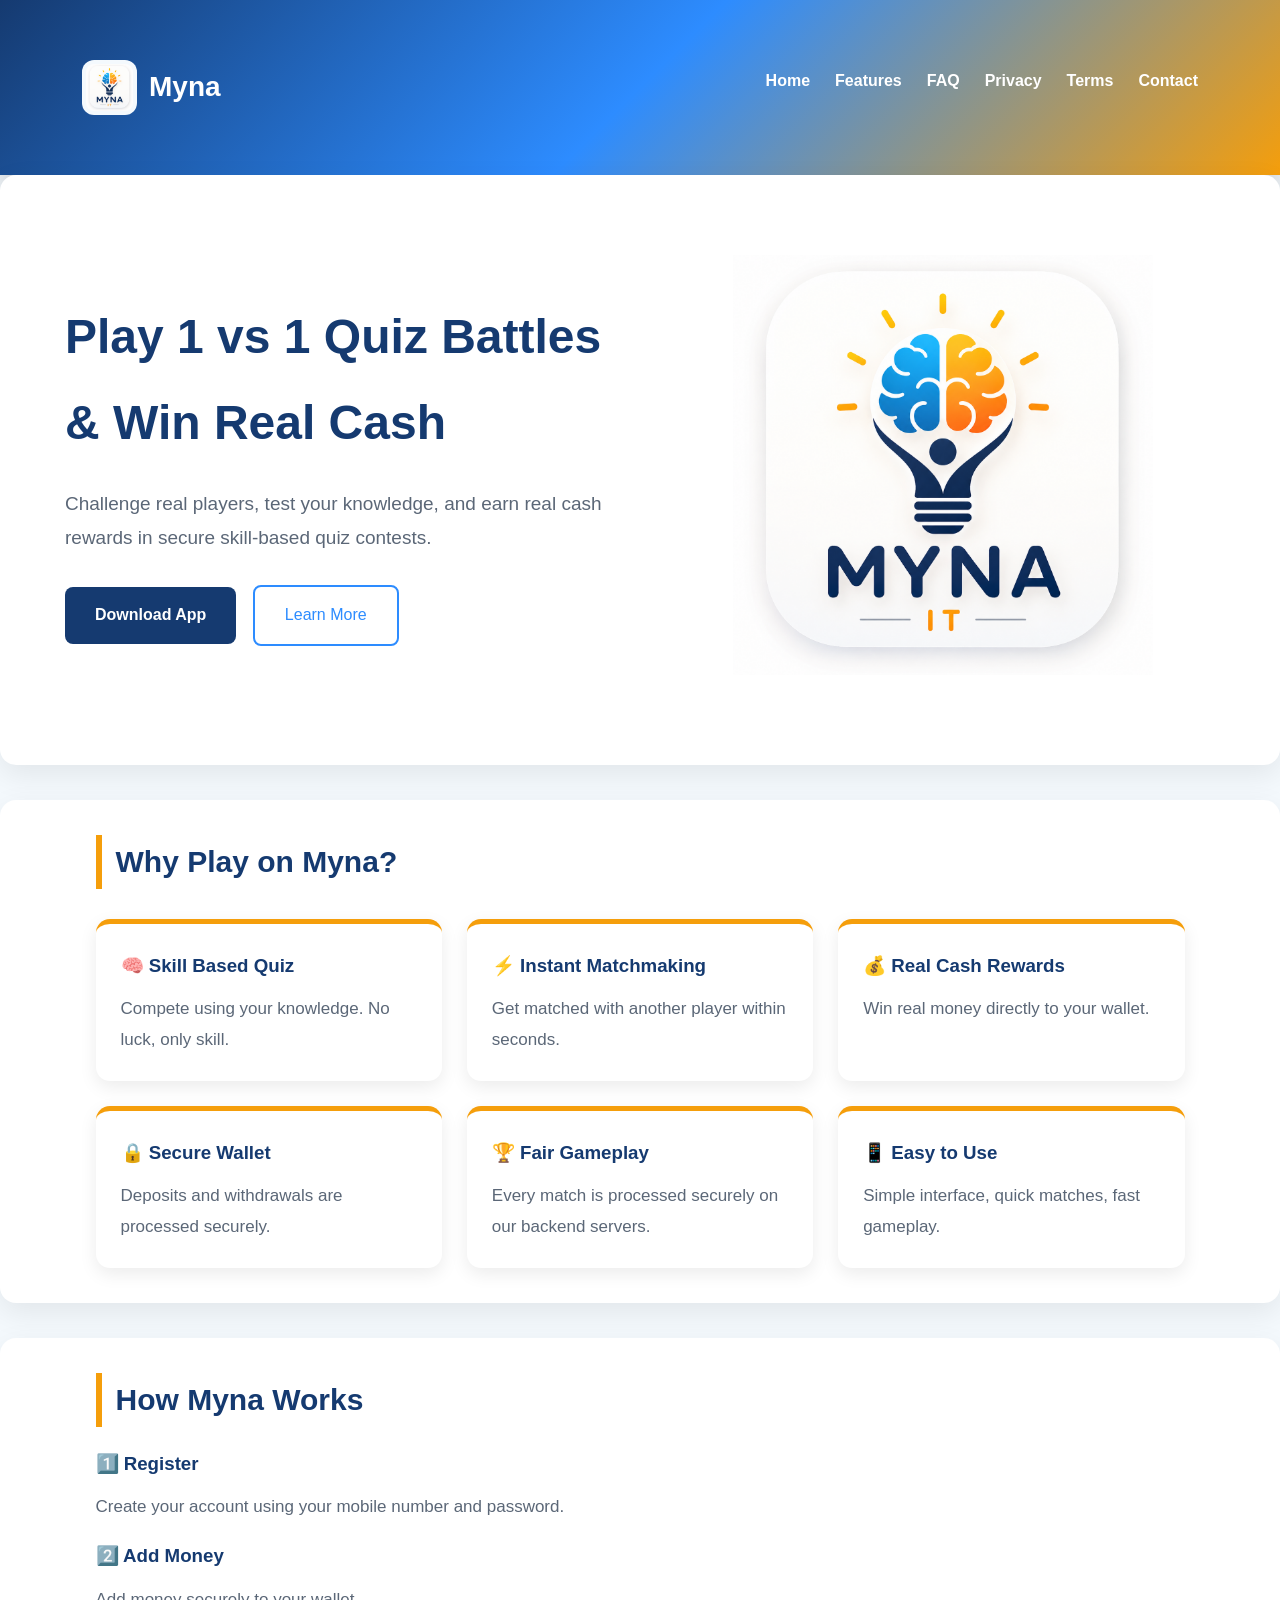
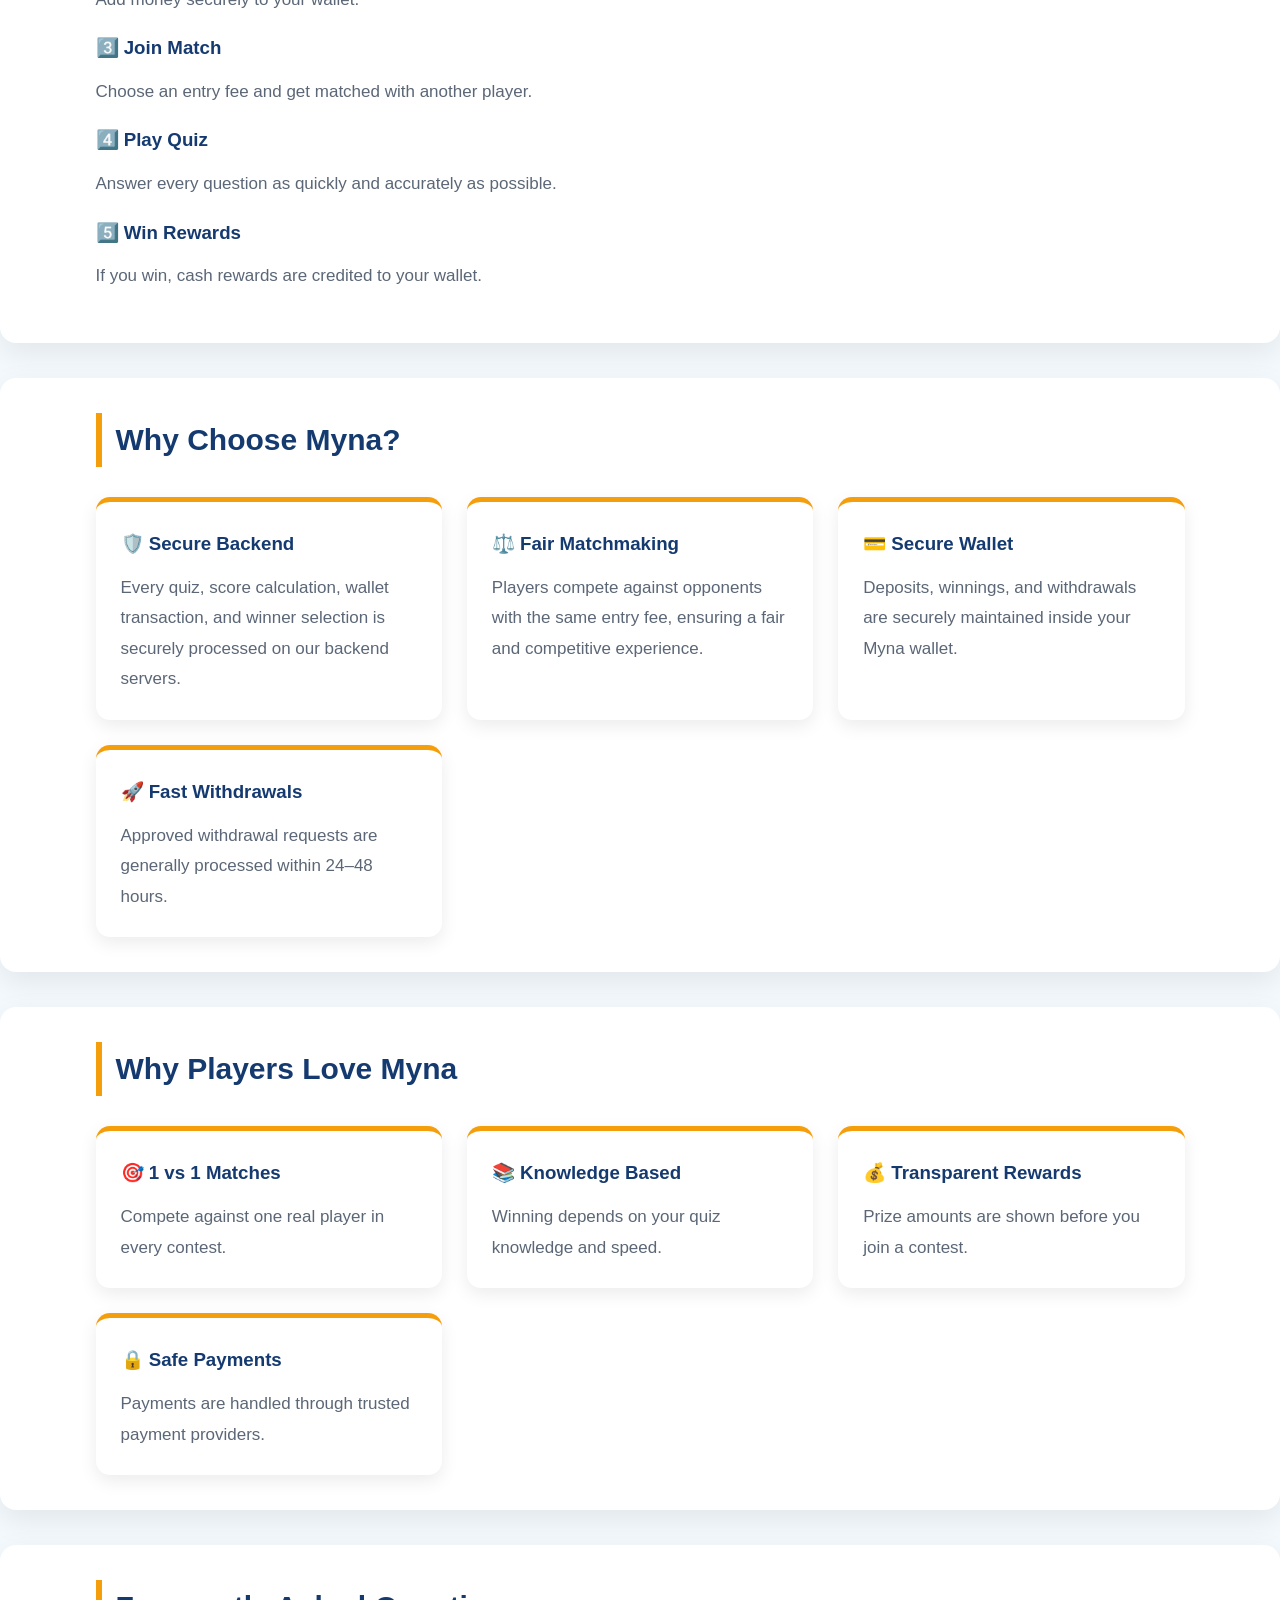
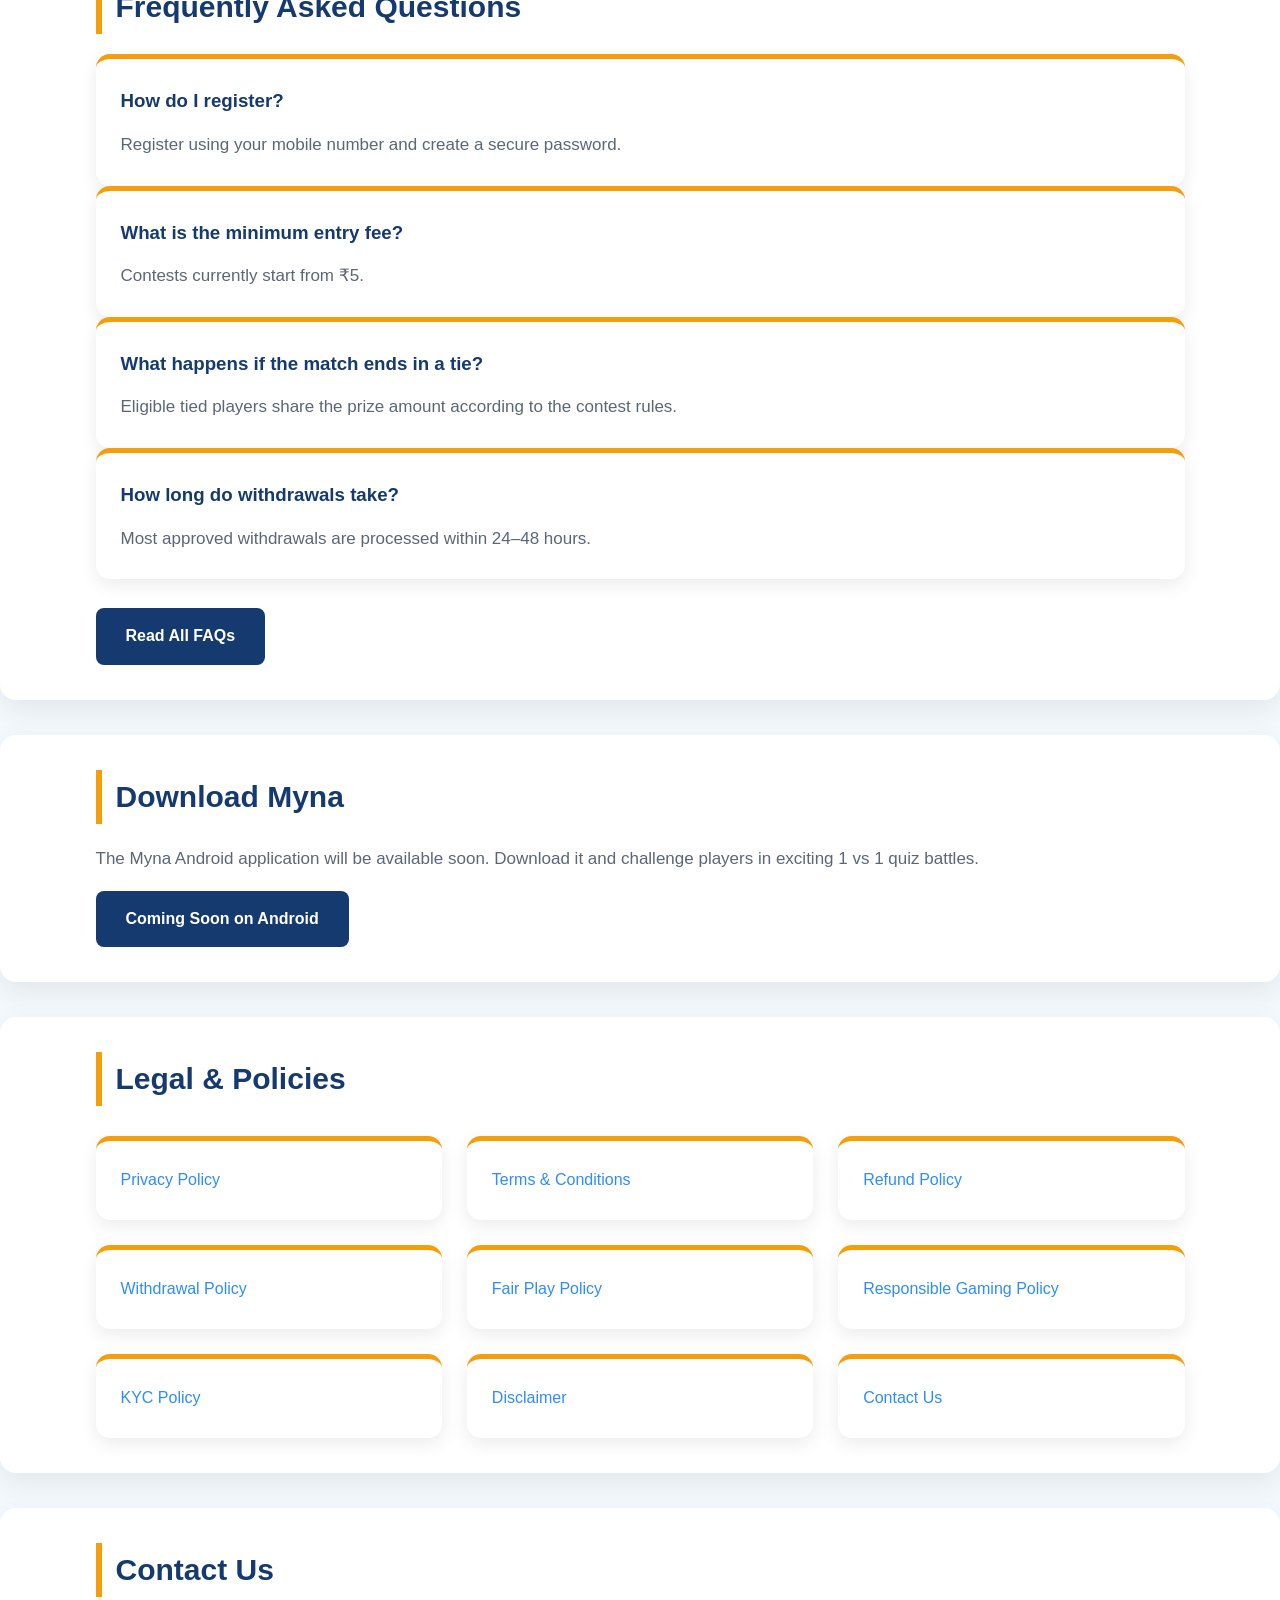
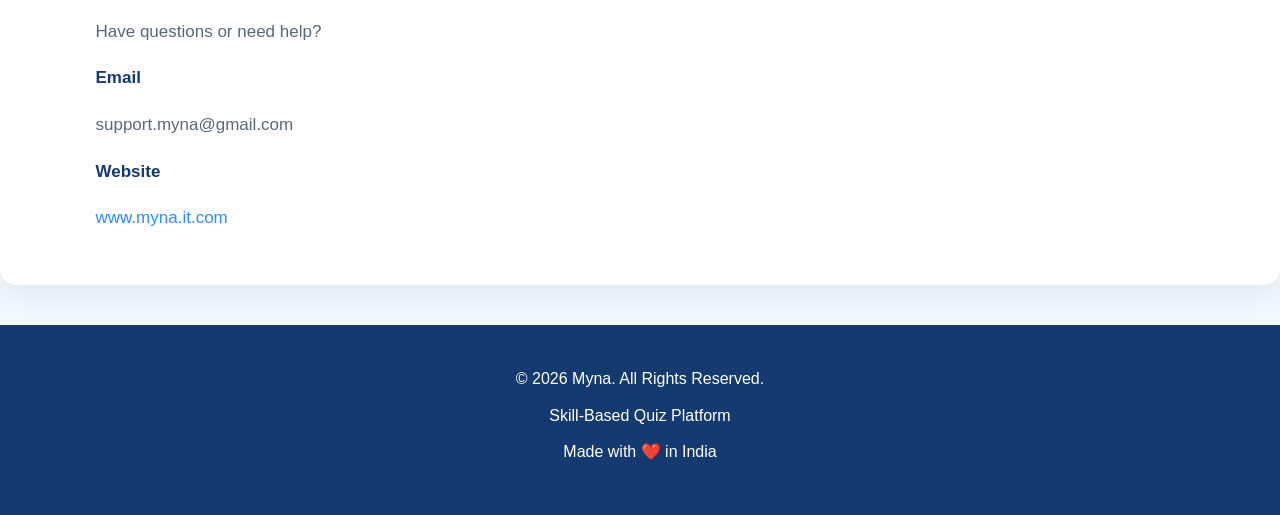
<file: index.html>
<!DOCTYPE html>
<html lang="en">

<head>

<meta charset="UTF-8">

<meta name="viewport"
content="width=device-width, initial-scale=1.0">

<meta name="description"
content="Myna is a real-money skill-based 1 vs 1 quiz platform where players compete fairly and win real cash rewards.">

<meta name="keywords"
content="Myna, Quiz, Quiz App, Skill Game, Real Money Quiz, 1 vs 1 Quiz">

<meta name="author"
content="Myna">

<title>Myna | Play 1 vs 1 Quiz & Win Real Cash</title>

<link rel="stylesheet"
href="style.css">

<link rel="icon"
href="Myna.png">


<meta charset="UTF-8">

<meta name="viewport" content="width=device-width, initial-scale=1">

<title>Myna | Play Skill-Based 1 vs 1 Quiz & Win Real Cash</title>

<meta name="description"
content="Myna is a secure skill-based 1 vs 1 real money quiz platform where players compete in live quiz battles, test their knowledge, and win real cash rewards. Play fair, challenge opponents, and enjoy fast withdrawals.">

<meta name="keywords"
content="Myna, Myna Quiz, skill game, skill based game, skill based quiz, quiz app, quiz game, online quiz, 1 vs 1 quiz, one vs one quiz, real money game, real money quiz, real cash game, win real cash, cash quiz, quiz battle, knowledge game, trivia game, live quiz, competitive quiz, multiplayer quiz, online trivia, quiz competition, skill gaming, mobile quiz app, educational game, brain game, IQ quiz, fast quiz, challenge friends, India quiz app, secure wallet, instant matchmaking, wallet withdrawal, cash rewards, quiz contest, fair play, secure gaming">

<meta name="author" content="Myna">

<meta name="robots" content="index, follow, max-image-preview:large">

<meta name="theme-color" content="#153A70">

<meta name="application-name" content="Myna">

<meta name="apple-mobile-web-app-capable" content="yes">

<meta name="apple-mobile-web-app-status-bar-style" content="default">

<meta name="apple-mobile-web-app-title" content="Myna">

<meta name="format-detection" content="telephone=no">

<link rel="canonical" href="https://www.myna.it.com/">

<meta property="og:type" content="website">

<meta property="og:title" content="Myna | Play Skill-Based 1 vs 1 Quiz & Win Real Cash">

<meta property="og:description"
content="Challenge real players in skill-based quiz battles and win real cash rewards securely with Myna.">

<meta property="og:url"
content="https://www.myna.it.com/">

<meta property="og:site_name"
content="Myna">

<meta property="og:image"
content="https://www.myna.it.com/og-image.png">

<meta property="og:image:width"
content="1200">

<meta property="og:image:height"
content="630">

<meta property="og:locale"
content="en_IN">

<meta name="twitter:card"
content="summary_large_image">

<meta name="twitter:title"
content="Myna | Play Skill-Based Quiz Battles">

<meta name="twitter:description"
content="Compete in secure skill-based 1 vs 1 quiz contests and win real cash rewards.">

<meta name="twitter:image"
content="https://www.myna.it.com/og-image.png">
<script type="application/ld+json">
{
  "@context":"https://schema.org",
  "@graph":[

    {
      "@type":"Organization",
      "@id":"https://www.myna.it.com/#organization",
      "name":"Myna",
      "url":"https://www.myna.it.com/",
      "logo":"https://www.myna.it.com/Myna.png",
      "email":"support.myna@gmail.com",
      "sameAs":[]
    },

    {
      "@type":"WebSite",
      "@id":"https://www.myna.it.com/#website",
      "url":"https://www.myna.it.com/",
      "name":"Myna",
      "publisher":{
        "@id":"https://www.myna.it.com/#organization"
      },
      "potentialAction":{
        "@type":"SearchAction",
        "target":"https://www.myna.it.com/?q={search_term_string}",
        "query-input":"required name=search_term_string"
      }
    },

    {
      "@type":"WebPage",
      "@id":"https://www.myna.it.com/#webpage",
      "url":"https://www.myna.it.com/",
      "name":"Myna | Play 1 vs 1 Quiz & Win Real Cash",
      "isPartOf":{
        "@id":"https://www.myna.it.com/#website"
      },
      "description":"Myna is a skill-based 1 vs 1 quiz platform where players compete against real opponents and win real cash rewards.",
      "inLanguage":"en-IN"
    },

    {
      "@type":"SoftwareApplication",
      "name":"Myna",
      "applicationCategory":"GameApplication",
      "operatingSystem":"Android",
      "offers":{
        "@type":"Offer",
        "price":"0",
        "priceCurrency":"INR"
      },
      "description":"Myna is a skill-based 1 vs 1 quiz application where players compete against real players and win real cash rewards.",
      "url":"https://www.myna.it.com/",
      "image":"https://www.myna.it.com/Myna.png",
      "publisher":{
        "@type":"Organization",
        "name":"Myna"
      }
    }

  ]
}
</script>
</head>

<body>

<header>

<div class="container">

<nav class="navbar">

<div class="logo">

<img
src="Myna.png"
alt="Myna Logo"
class="logo-img">

<span>Myna</span>

</div>

<ul class="nav-links">

<li><a href="index.html">Home</a></li>

<li><a href="#features">Features</a></li>

<li><a href="faq.html">FAQ</a></li>

<li><a href="privacy-policy.html">Privacy</a></li>

<li><a href="terms-and-conditions.html">Terms</a></li>

<li><a href="contact-us.html">Contact</a></li>

</ul>

</nav>

</div>

</header>

<section class="hero">

<div class="container hero-content">

<div class="hero-text">

<h1>

Play 1 vs 1 Quiz Battles &
Win Real Cash

</h1>

<p>

Challenge real players, test your knowledge,
and earn real cash rewards in secure
skill-based quiz contests.

</p>

<div class="hero-buttons">

<a
href="#download"
class="btn">

Download App

</a>

<a
href="#features"
class="btn-outline">

Learn More

</a>

</div>

</div>

<div class="hero-image">

<img
src="Myna.png"
alt="Myna Quiz App">

</div>

</div>

</section>

<section
id="features"
class="features">

<div class="container">

<h2>

Why Play on Myna?

</h2>

<div class="feature-grid">

<div class="feature-card">

<h3>

🧠 Skill Based Quiz

</h3>

<p>

Compete using your knowledge.
No luck, only skill.

</p>

</div>

<div class="feature-card">

<h3>

⚡ Instant Matchmaking

</h3>

<p>

Get matched with another player
within seconds.

</p>

</div>

<div class="feature-card">

<h3>

💰 Real Cash Rewards

</h3>

<p>

Win real money directly
to your wallet.

</p>

</div>

<div class="feature-card">

<h3>

🔒 Secure Wallet

</h3>

<p>

Deposits and withdrawals are
processed securely.

</p>

</div>

<div class="feature-card">

<h3>

🏆 Fair Gameplay

</h3>

<p>

Every match is processed
securely on our backend servers.

</p>

</div>

<div class="feature-card">

<h3>

📱 Easy to Use

</h3>

<p>

Simple interface,
quick matches,
fast gameplay.

</p>

</div>

</div>

</div>

</section>

<section class="how-it-works">

<div class="container">

<h2>

How Myna Works

</h2>

<div class="steps">

<div class="step">

<h3>

1️⃣ Register

</h3>

<p>

Create your account using
your mobile number
and password.

</p>

</div>

<div class="step">

<h3>

2️⃣ Add Money

</h3>

<p>

Add money securely
to your wallet.

</p>

</div>

<div class="step">

<h3>

3️⃣ Join Match

</h3>

<p>

Choose an entry fee
and get matched
with another player.

</p>

</div>

<div class="step">

<h3>

4️⃣ Play Quiz

</h3>

<p>

Answer every question
as quickly and accurately
as possible.

</p>

</div>

<div class="step">

<h3>

5️⃣ Win Rewards

</h3>

<p>

If you win,
cash rewards are credited
to your wallet.

</p>

</div>

</div>

</div>

</section>
<section class="why-myna">

<div class="container">

<h2>

Why Choose Myna?

</h2>

<div class="feature-grid">

<div class="feature-card">

<h3>🛡️ Secure Backend</h3>

<p>

Every quiz, score calculation, wallet transaction,
and winner selection is securely processed on our backend servers.

</p>

</div>

<div class="feature-card">

<h3>⚖️ Fair Matchmaking</h3>

<p>

Players compete against opponents with the same entry fee,
ensuring a fair and competitive experience.

</p>

</div>

<div class="feature-card">

<h3>💳 Secure Wallet</h3>

<p>

Deposits, winnings, and withdrawals are securely maintained
inside your Myna wallet.

</p>

</div>

<div class="feature-card">

<h3>🚀 Fast Withdrawals</h3>

<p>

Approved withdrawal requests are generally processed
within 24–48 hours.

</p>

</div>

</div>

</div>

</section>

<section class="stats">

<div class="container">

<h2>

Why Players Love Myna

</h2>

<div class="feature-grid">

<div class="feature-card">

<h3>🎯 1 vs 1 Matches</h3>

<p>

Compete against one real player in every contest.

</p>

</div>

<div class="feature-card">

<h3>📚 Knowledge Based</h3>

<p>

Winning depends on your quiz knowledge and speed.

</p>

</div>

<div class="feature-card">

<h3>💰 Transparent Rewards</h3>

<p>

Prize amounts are shown before you join a contest.

</p>

</div>

<div class="feature-card">

<h3>🔒 Safe Payments</h3>

<p>

Payments are handled through trusted payment providers.

</p>

</div>

</div>

</div>

</section>

<section class="faq-preview">

<div class="container">

<h2>

Frequently Asked Questions

</h2>

<div class="feature-card">

<h3>

How do I register?

</h3>

<p>

Register using your mobile number and create a secure password.

</p>

</div>

<div class="feature-card">

<h3>

What is the minimum entry fee?

</h3>

<p>

Contests currently start from ₹5.

</p>

</div>

<div class="feature-card">

<h3>

What happens if the match ends in a tie?

</h3>

<p>

Eligible tied players share the prize amount according to the contest rules.

</p>

</div>

<div class="feature-card">

<h3>

How long do withdrawals take?

</h3>

<p>

Most approved withdrawals are processed within
24–48 hours.

</p>

</div>

<br>

<a
href="faq.html"
class="btn">

Read All FAQs

</a>

</div>

</section>

<section class="download"
id="download">

<div class="container">

<h2>

Download Myna

</h2>

<p>

The Myna Android application will be available soon.

Download it and challenge players in exciting
1 vs 1 quiz battles.

</p>

<a
href="#"
class="btn">

Coming Soon on Android

</a>

</div>

</section>

<section class="legal-links">

<div class="container">

<h2>

Legal & Policies

</h2>

<div class="feature-grid">

<div class="feature-card">
<a href="privacy-policy.html">Privacy Policy</a>
</div>

<div class="feature-card">
<a href="terms-and-conditions.html">Terms & Conditions</a>
</div>

<div class="feature-card">
<a href="refund-policy.html">Refund Policy</a>
</div>

<div class="feature-card">
<a href="withdrawal-policy.html">Withdrawal Policy</a>
</div>

<div class="feature-card">
<a href="fair-play-policy.html">Fair Play Policy</a>
</div>

<div class="feature-card">
<a href="responsible-gaming-policy.html">Responsible Gaming Policy</a>
</div>

<div class="feature-card">
<a href="kyc-policy.html">KYC Policy</a>
</div>

<div class="feature-card">
<a href="disclaimer.html">Disclaimer</a>
</div>

<div class="feature-card">
<a href="contact-us.html">Contact Us</a>
</div>

</div>

</div>

</section>

<section class="contact">

<div class="container">

<h2>

Contact Us

</h2>

<p>

Have questions or need help?

</p>

<p>

<strong>Email</strong>

</p>

<p>

support.myna@gmail.com

</p>

<p>

<strong>Website</strong>

</p>

<p>

<a href="https://www.myna.it.com">

www.myna.it.com

</a>

</p>

</div>

</section>

<footer>

<div class="container">

<p>

© 2026 Myna. All Rights Reserved.

</p>

<p>

Skill-Based Quiz Platform

</p>

<p>

Made with ❤️ in India

</p>

</div>

</footer>

</body>

</html>
</file>
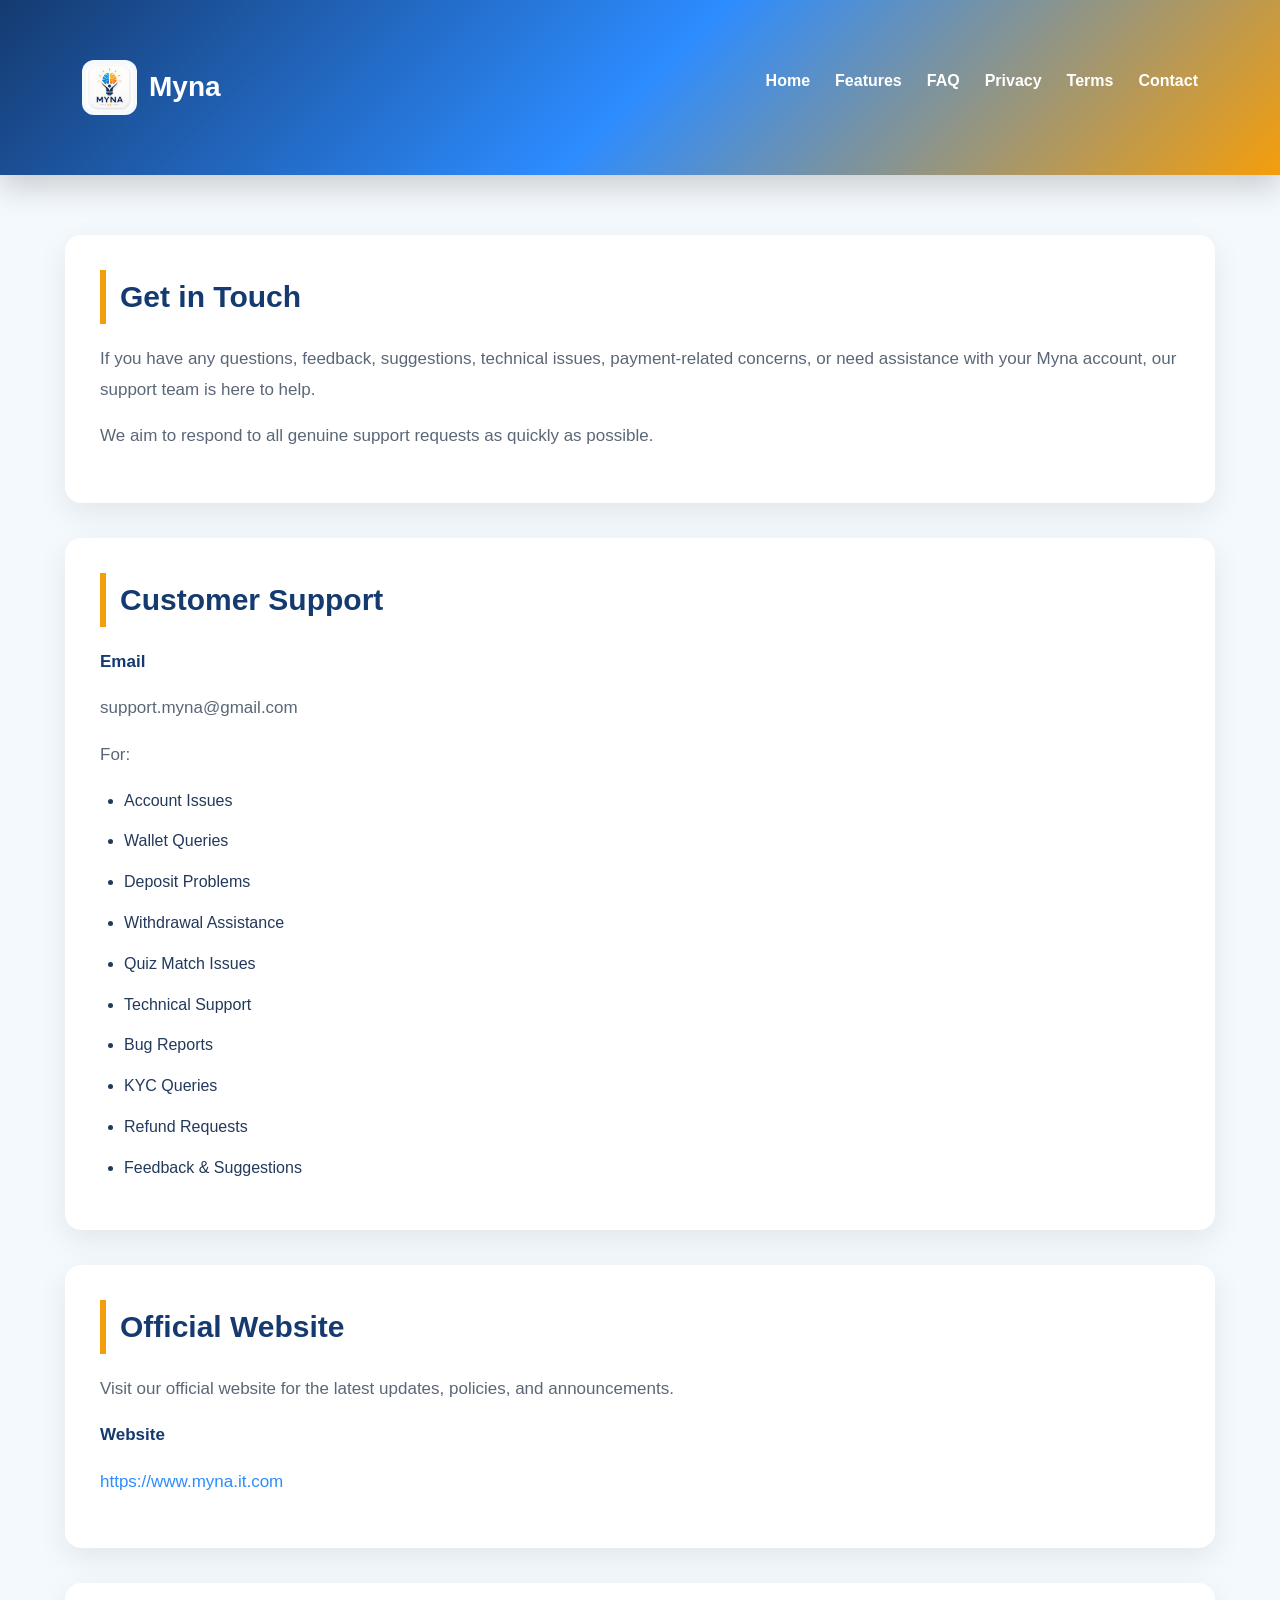
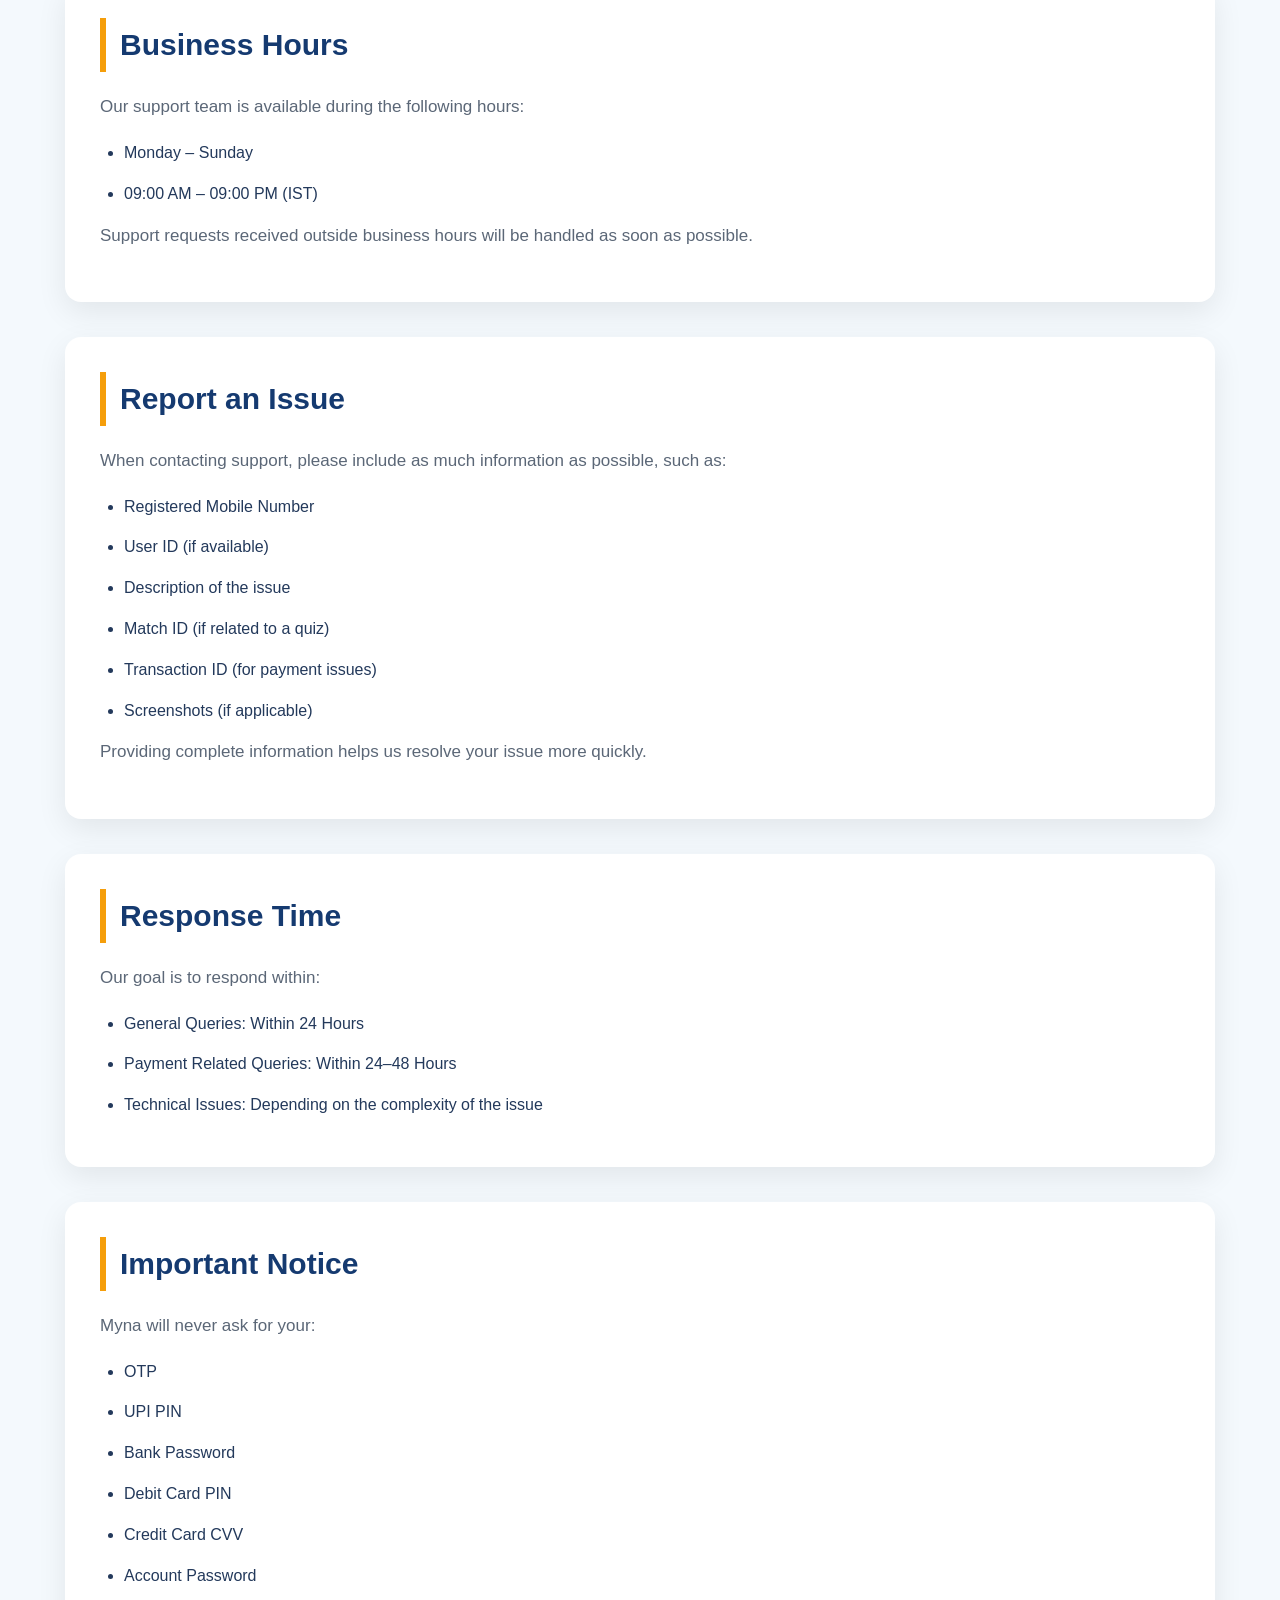
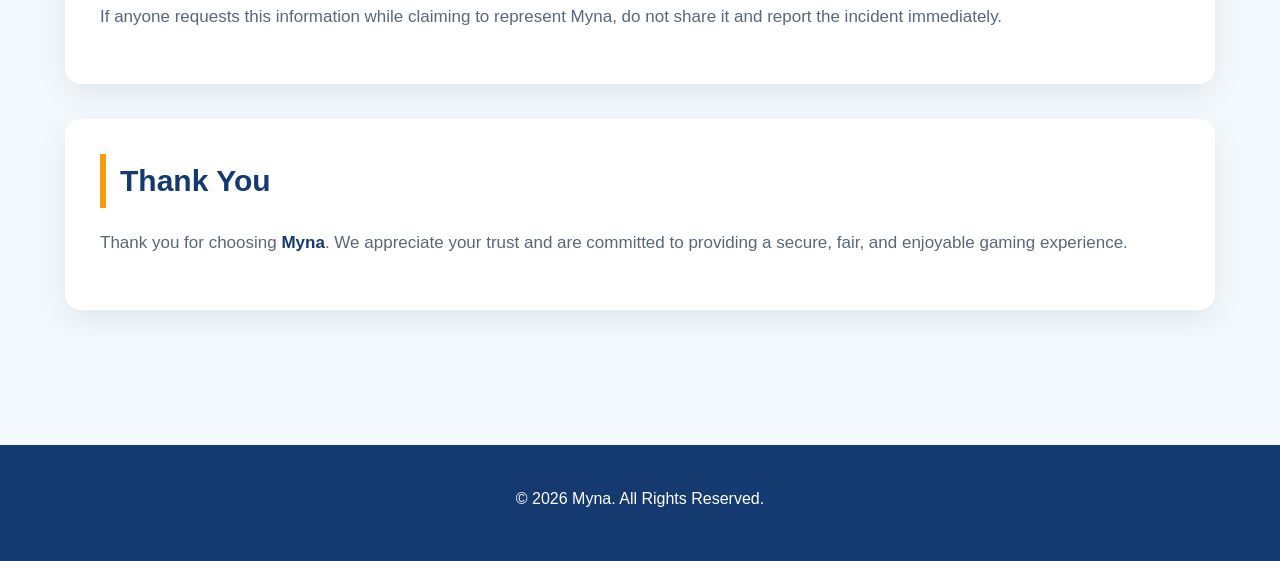
<file: contact-us.html>
<!DOCTYPE html>
<html lang="en">

<head>

    <meta charset="UTF-8">

    <meta name="viewport" content="width=device-width, initial-scale=1.0">

    <title>Contact Us | Myna</title>

    <link rel="stylesheet" href="style.css">
<meta charset="UTF-8">

<meta name="viewport" content="width=device-width, initial-scale=1">

<title>Myna | Play Skill-Based 1 vs 1 Quiz & Win Real Cash</title>

<meta name="description"
content="Myna is a secure skill-based 1 vs 1 real money quiz platform where players compete in live quiz battles, test their knowledge, and win real cash rewards. Play fair, challenge opponents, and enjoy fast withdrawals.">

<meta name="keywords"
content="Myna, Myna Quiz, skill game, skill based game, skill based quiz, quiz app, quiz game, online quiz, 1 vs 1 quiz, one vs one quiz, real money game, real money quiz, real cash game, win real cash, cash quiz, quiz battle, knowledge game, trivia game, live quiz, competitive quiz, multiplayer quiz, online trivia, quiz competition, skill gaming, mobile quiz app, educational game, brain game, IQ quiz, fast quiz, challenge friends, India quiz app, secure wallet, instant matchmaking, wallet withdrawal, cash rewards, quiz contest, fair play, secure gaming">

<meta name="author" content="Myna">

<meta name="robots" content="index, follow, max-image-preview:large">

<meta name="theme-color" content="#153A70">

<meta name="application-name" content="Myna">

<meta name="apple-mobile-web-app-capable" content="yes">

<meta name="apple-mobile-web-app-status-bar-style" content="default">

<meta name="apple-mobile-web-app-title" content="Myna">

<meta name="format-detection" content="telephone=no">

<link rel="canonical" href="https://www.myna.it.com/">

<meta property="og:type" content="website">

<meta property="og:title" content="Myna | Play Skill-Based 1 vs 1 Quiz & Win Real Cash">

<meta property="og:description"
content="Challenge real players in skill-based quiz battles and win real cash rewards securely with Myna.">

<meta property="og:url"
content="https://www.myna.it.com/">

<meta property="og:site_name"
content="Myna">

<meta property="og:image"
content="https://www.myna.it.com/og-image.png">

<meta property="og:image:width"
content="1200">

<meta property="og:image:height"
content="630">

<meta property="og:locale"
content="en_IN">

<meta name="twitter:card"
content="summary_large_image">

<meta name="twitter:title"
content="Myna | Play Skill-Based Quiz Battles">

<meta name="twitter:description"
content="Compete in secure skill-based 1 vs 1 quiz contests and win real cash rewards.">

<meta name="twitter:image"
content="https://www.myna.it.com/og-image.png">
<script type="application/ld+json">
{
  "@context":"https://schema.org",
  "@graph":[

    {
      "@type":"Organization",
      "@id":"https://www.myna.it.com/#organization",
      "name":"Myna",
      "url":"https://www.myna.it.com/",
      "logo":"https://www.myna.it.com/Myna.png",
      "email":"support.myna@gmail.com",
      "sameAs":[]
    },

    {
      "@type":"WebSite",
      "@id":"https://www.myna.it.com/#website",
      "url":"https://www.myna.it.com/",
      "name":"Myna",
      "publisher":{
        "@id":"https://www.myna.it.com/#organization"
      },
      "potentialAction":{
        "@type":"SearchAction",
        "target":"https://www.myna.it.com/?q={search_term_string}",
        "query-input":"required name=search_term_string"
      }
    },

    {
      "@type":"WebPage",
      "@id":"https://www.myna.it.com/#webpage",
      "url":"https://www.myna.it.com/",
      "name":"Myna | Play 1 vs 1 Quiz & Win Real Cash",
      "isPartOf":{
        "@id":"https://www.myna.it.com/#website"
      },
      "description":"Myna is a skill-based 1 vs 1 quiz platform where players compete against real opponents and win real cash rewards.",
      "inLanguage":"en-IN"
    },

    {
      "@type":"SoftwareApplication",
      "name":"Myna",
      "applicationCategory":"GameApplication",
      "operatingSystem":"Android",
      "offers":{
        "@type":"Offer",
        "price":"0",
        "priceCurrency":"INR"
      },
      "description":"Myna is a skill-based 1 vs 1 quiz application where players compete against real players and win real cash rewards.",
      "url":"https://www.myna.it.com/",
      "image":"https://www.myna.it.com/Myna.png",
      "publisher":{
        "@type":"Organization",
        "name":"Myna"
      }
    }

  ]
}
</script>
</head>

<body>

<header>

<div class="container">

<nav class="navbar">

<div class="logo">

<img
src="Myna.png"
alt="Myna Logo"
class="logo-img">

<span>Myna</span>

</div>

<ul class="nav-links">

<li><a href="index.html">Home</a></li>

<li><a href="#features">Features</a></li>

<li><a href="faq.html">FAQ</a></li>

<li><a href="privacy-policy.html">Privacy</a></li>

<li><a href="terms-and-conditions.html">Terms</a></li>

<li><a href="contact-us.html">Contact</a></li>

</ul>

</nav>

</div>

</header>

<main class="container">

<section>

<h2>Get in Touch</h2>

<p>

If you have any questions, feedback, suggestions, technical issues, payment-related concerns, or need assistance with your Myna account, our support team is here to help.

</p>

<p>

We aim to respond to all genuine support requests as quickly as possible.

</p>

</section>

<section>

<h2>Customer Support</h2>

<p>

<strong>Email</strong>

</p>

<p>

support.myna@gmail.com

</p>

<p>

For:

</p>

<ul>

<li>Account Issues</li>

<li>Wallet Queries</li>

<li>Deposit Problems</li>

<li>Withdrawal Assistance</li>

<li>Quiz Match Issues</li>

<li>Technical Support</li>

<li>Bug Reports</li>

<li>KYC Queries</li>

<li>Refund Requests</li>

<li>Feedback & Suggestions</li>

</ul>

</section>

<section>

<h2>Official Website</h2>

<p>

Visit our official website for the latest updates, policies, and announcements.

</p>

<p>

<strong>Website</strong>

</p>

<p>

<a href="https://www.myna.it.com" target="_blank">

https://www.myna.it.com

</a>

</p>

</section>

<section>

<h2>Business Hours</h2>

<p>

Our support team is available during the following hours:

</p>

<ul>

<li>Monday – Sunday</li>

<li>09:00 AM – 09:00 PM (IST)</li>

</ul>

<p>

Support requests received outside business hours will be handled as soon as possible.

</p>

</section>

<section>

<h2>Report an Issue</h2>

<p>

When contacting support, please include as much information as possible, such as:

</p>

<ul>

<li>Registered Mobile Number</li>

<li>User ID (if available)</li>

<li>Description of the issue</li>

<li>Match ID (if related to a quiz)</li>

<li>Transaction ID (for payment issues)</li>

<li>Screenshots (if applicable)</li>

</ul>

<p>

Providing complete information helps us resolve your issue more quickly.

</p>

</section>

<section>

<h2>Response Time</h2>

<p>

Our goal is to respond within:

</p>

<ul>

<li>General Queries: Within 24 Hours</li>

<li>Payment Related Queries: Within 24–48 Hours</li>

<li>Technical Issues: Depending on the complexity of the issue</li>

</ul>

</section>

<section>

<h2>Important Notice</h2>

<p>

Myna will never ask for your:

</p>

<ul>

<li>OTP</li>

<li>UPI PIN</li>

<li>Bank Password</li>

<li>Debit Card PIN</li>

<li>Credit Card CVV</li>

<li>Account Password</li>

</ul>

<p>

If anyone requests this information while claiming to represent Myna, do not share it and report the incident immediately.

</p>

</section>

<section>

<h2>Thank You</h2>

<p>

Thank you for choosing <strong>Myna</strong>.

We appreciate your trust and are committed to providing a secure, fair, and enjoyable gaming experience.

</p>

</section>

</main>

<footer>

<div class="container">

<p>

© 2026 Myna. All Rights Reserved.

</p>

</div>

</footer>

</body>

</html>
</file>
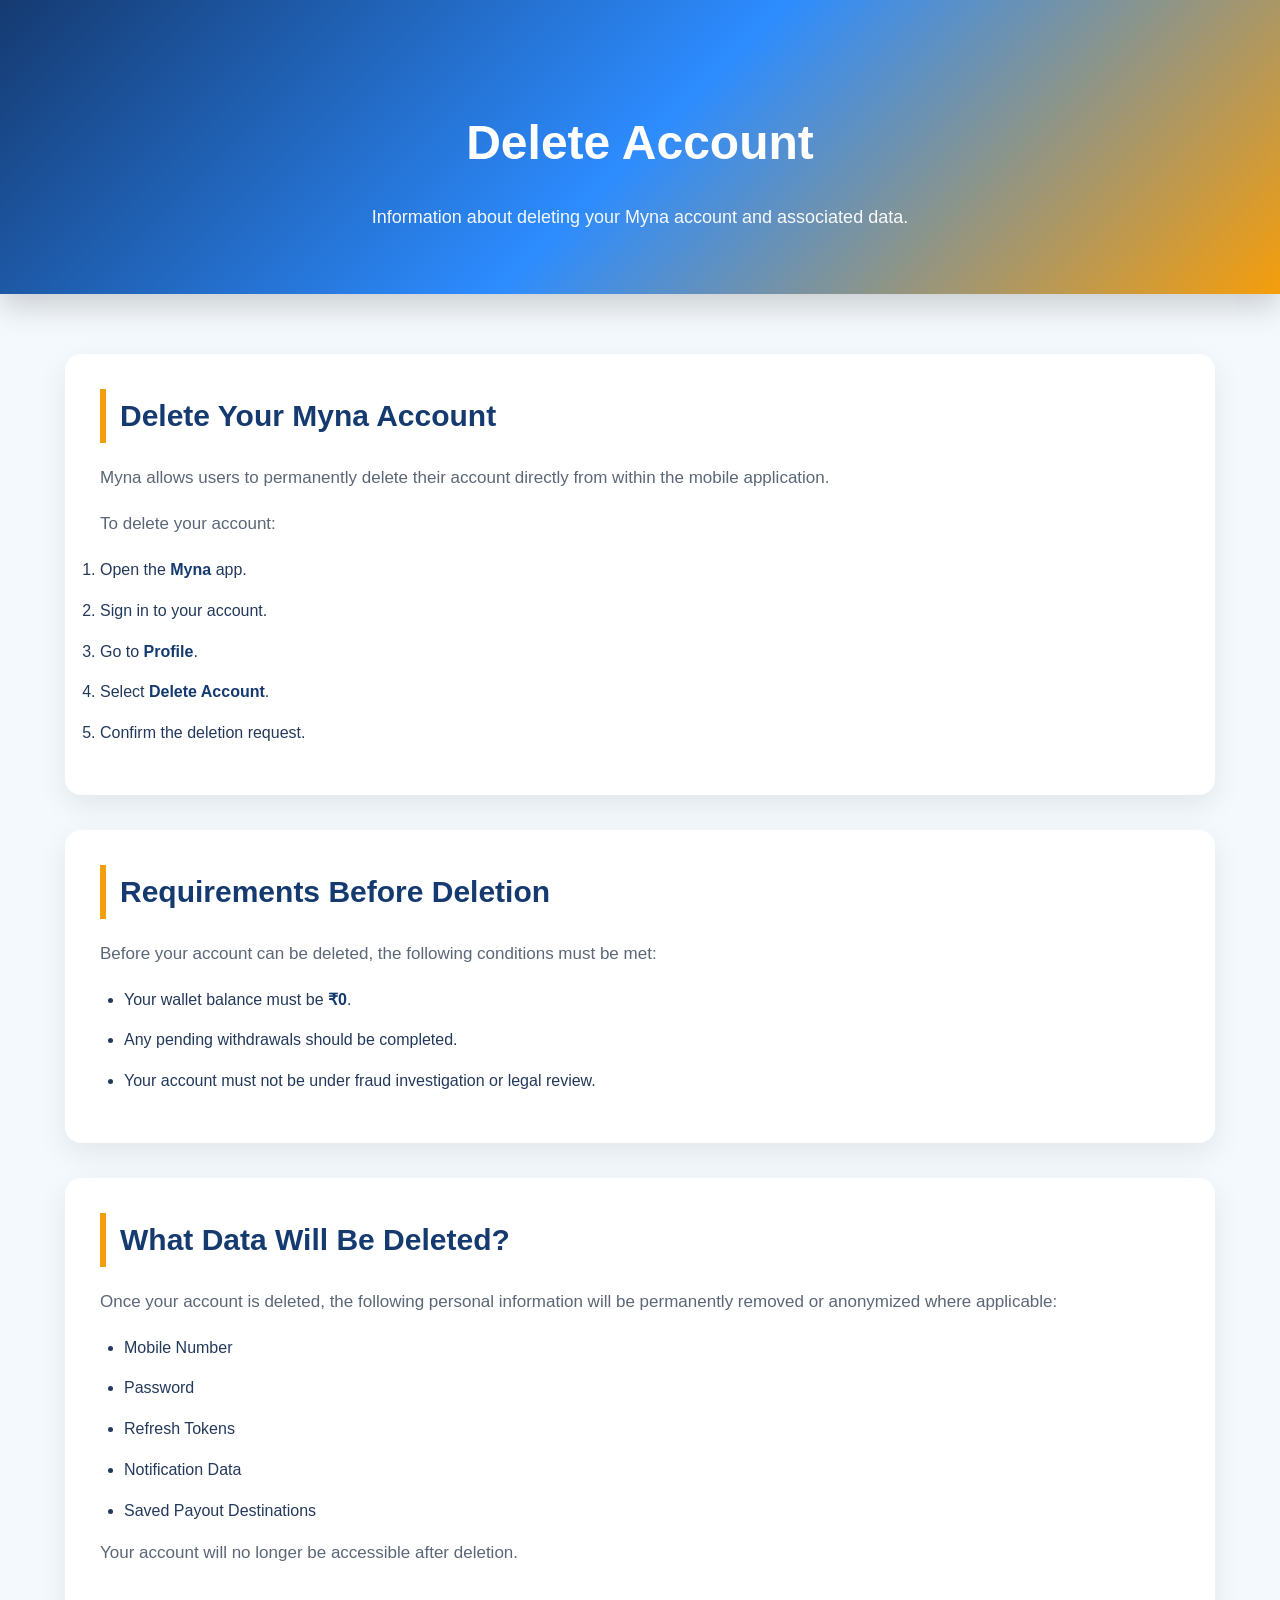
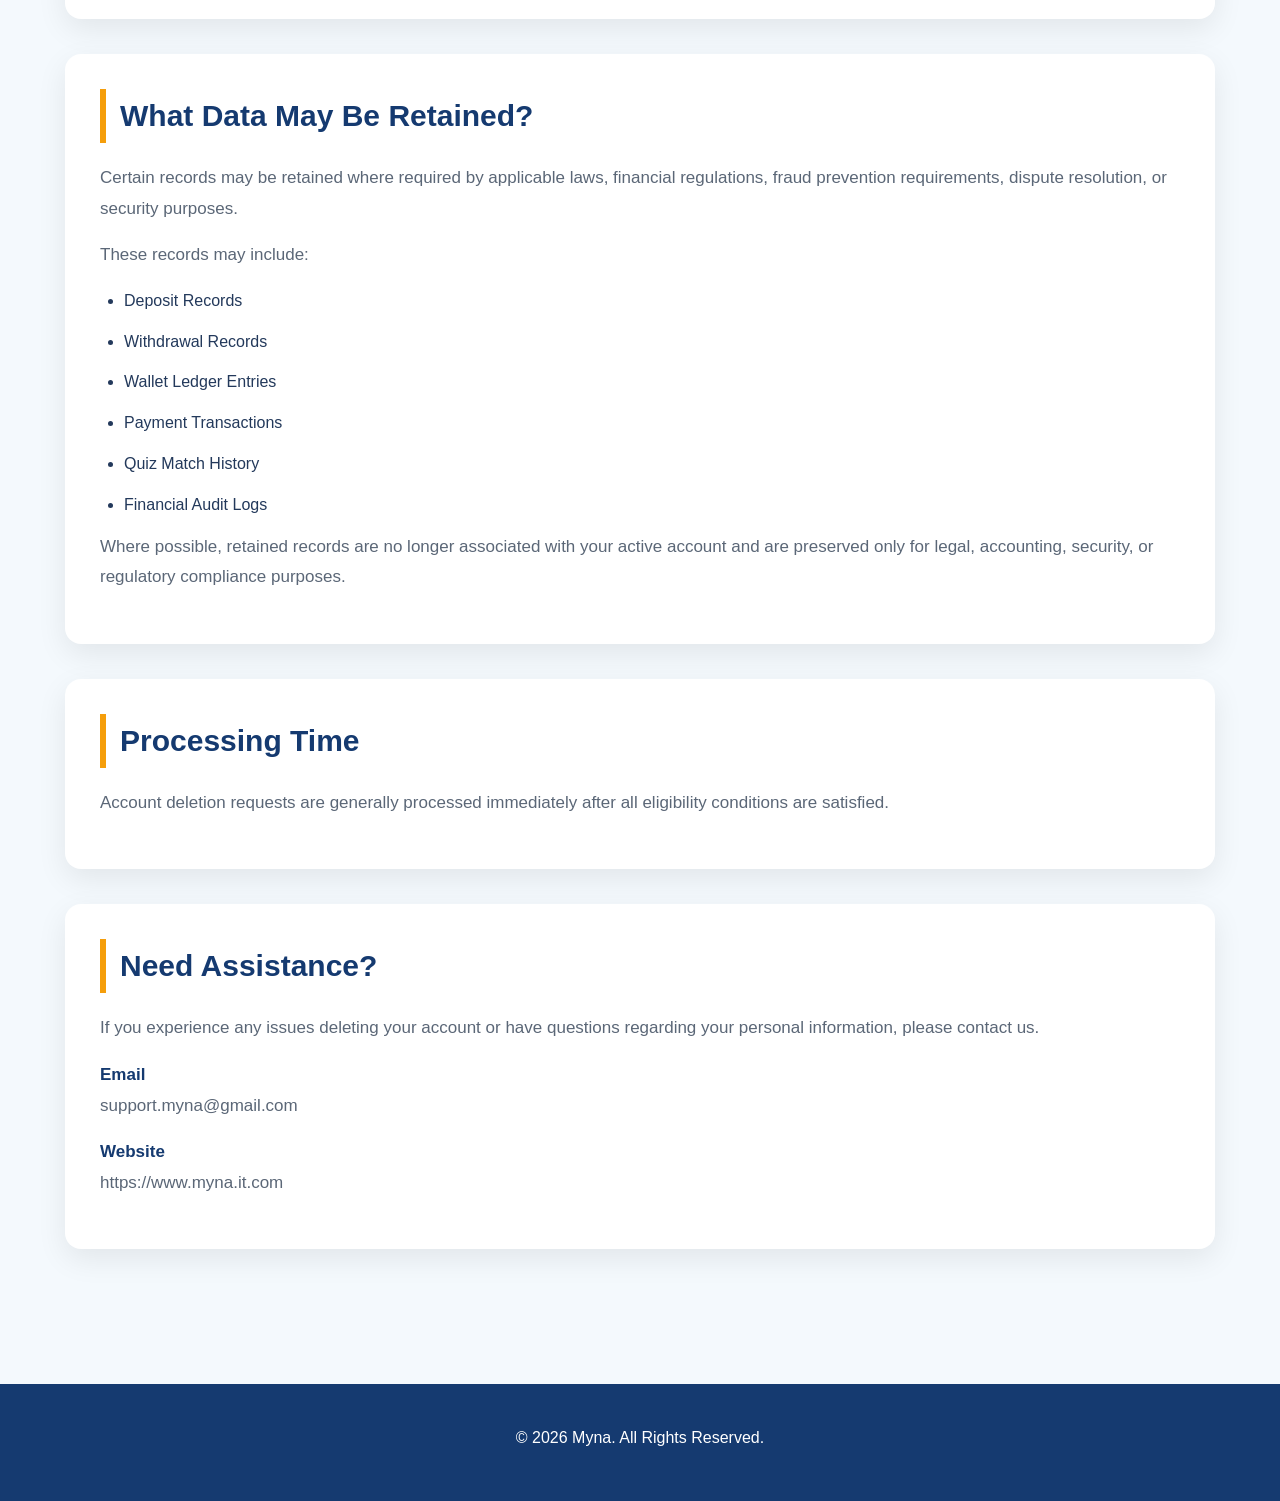
<file: delete-account.html>
<!DOCTYPE html>
<html lang="en">

<head>

<meta charset="UTF-8">

<meta name="viewport" content="width=device-width, initial-scale=1.0">

<title>Delete Account | Myna</title>

<link rel="stylesheet" href="style.css">

</head>

<body>

<header>

<div class="container">

<h1>Delete Account</h1>

<p>Information about deleting your Myna account and associated data.</p>

</div>

</header>

<main class="container">

<section>

<h2>Delete Your Myna Account</h2>

<p>

Myna allows users to permanently delete their account directly from within the mobile application.

</p>

<p>

To delete your account:

</p>

<ol>

<li>Open the <strong>Myna</strong> app.</li>

<li>Sign in to your account.</li>

<li>Go to <strong>Profile</strong>.</li>

<li>Select <strong>Delete Account</strong>.</li>

<li>Confirm the deletion request.</li>

</ol>

</section>

<section>

<h2>Requirements Before Deletion</h2>

<p>

Before your account can be deleted, the following conditions must be met:

</p>

<ul>

<li>Your wallet balance must be <strong>₹0</strong>.</li>

<li>Any pending withdrawals should be completed.</li>

<li>Your account must not be under fraud investigation or legal review.</li>

</ul>

</section>

<section>

<h2>What Data Will Be Deleted?</h2>

<p>

Once your account is deleted, the following personal information will be permanently removed or anonymized where applicable:

</p>

<ul>

<li>Mobile Number</li>

<li>Password</li>

<li>Refresh Tokens</li>

<li>Notification Data</li>

<li>Saved Payout Destinations</li>

</ul>

<p>

Your account will no longer be accessible after deletion.

</p>

</section>

<section>

<h2>What Data May Be Retained?</h2>

<p>

Certain records may be retained where required by applicable laws, financial regulations, fraud prevention requirements, dispute resolution, or security purposes.

</p>

<p>

These records may include:

</p>

<ul>

<li>Deposit Records</li>

<li>Withdrawal Records</li>

<li>Wallet Ledger Entries</li>

<li>Payment Transactions</li>

<li>Quiz Match History</li>

<li>Financial Audit Logs</li>

</ul>

<p>

Where possible, retained records are no longer associated with your active account and are preserved only for legal, accounting, security, or regulatory compliance purposes.

</p>

</section>

<section>

<h2>Processing Time</h2>

<p>

Account deletion requests are generally processed immediately after all eligibility conditions are satisfied.

</p>

</section>

<section>

<h2>Need Assistance?</h2>

<p>

If you experience any issues deleting your account or have questions regarding your personal information, please contact us.

</p>

<p>

<strong>Email</strong><br>

support.myna@gmail.com

</p>

<p>

<strong>Website</strong><br>

https://www.myna.it.com

</p>

</section>

</main>

<footer>

<div class="container">

<p>

© 2026 Myna. All Rights Reserved.

</p>

</div>

</footer>

</body>

</html>
</file>
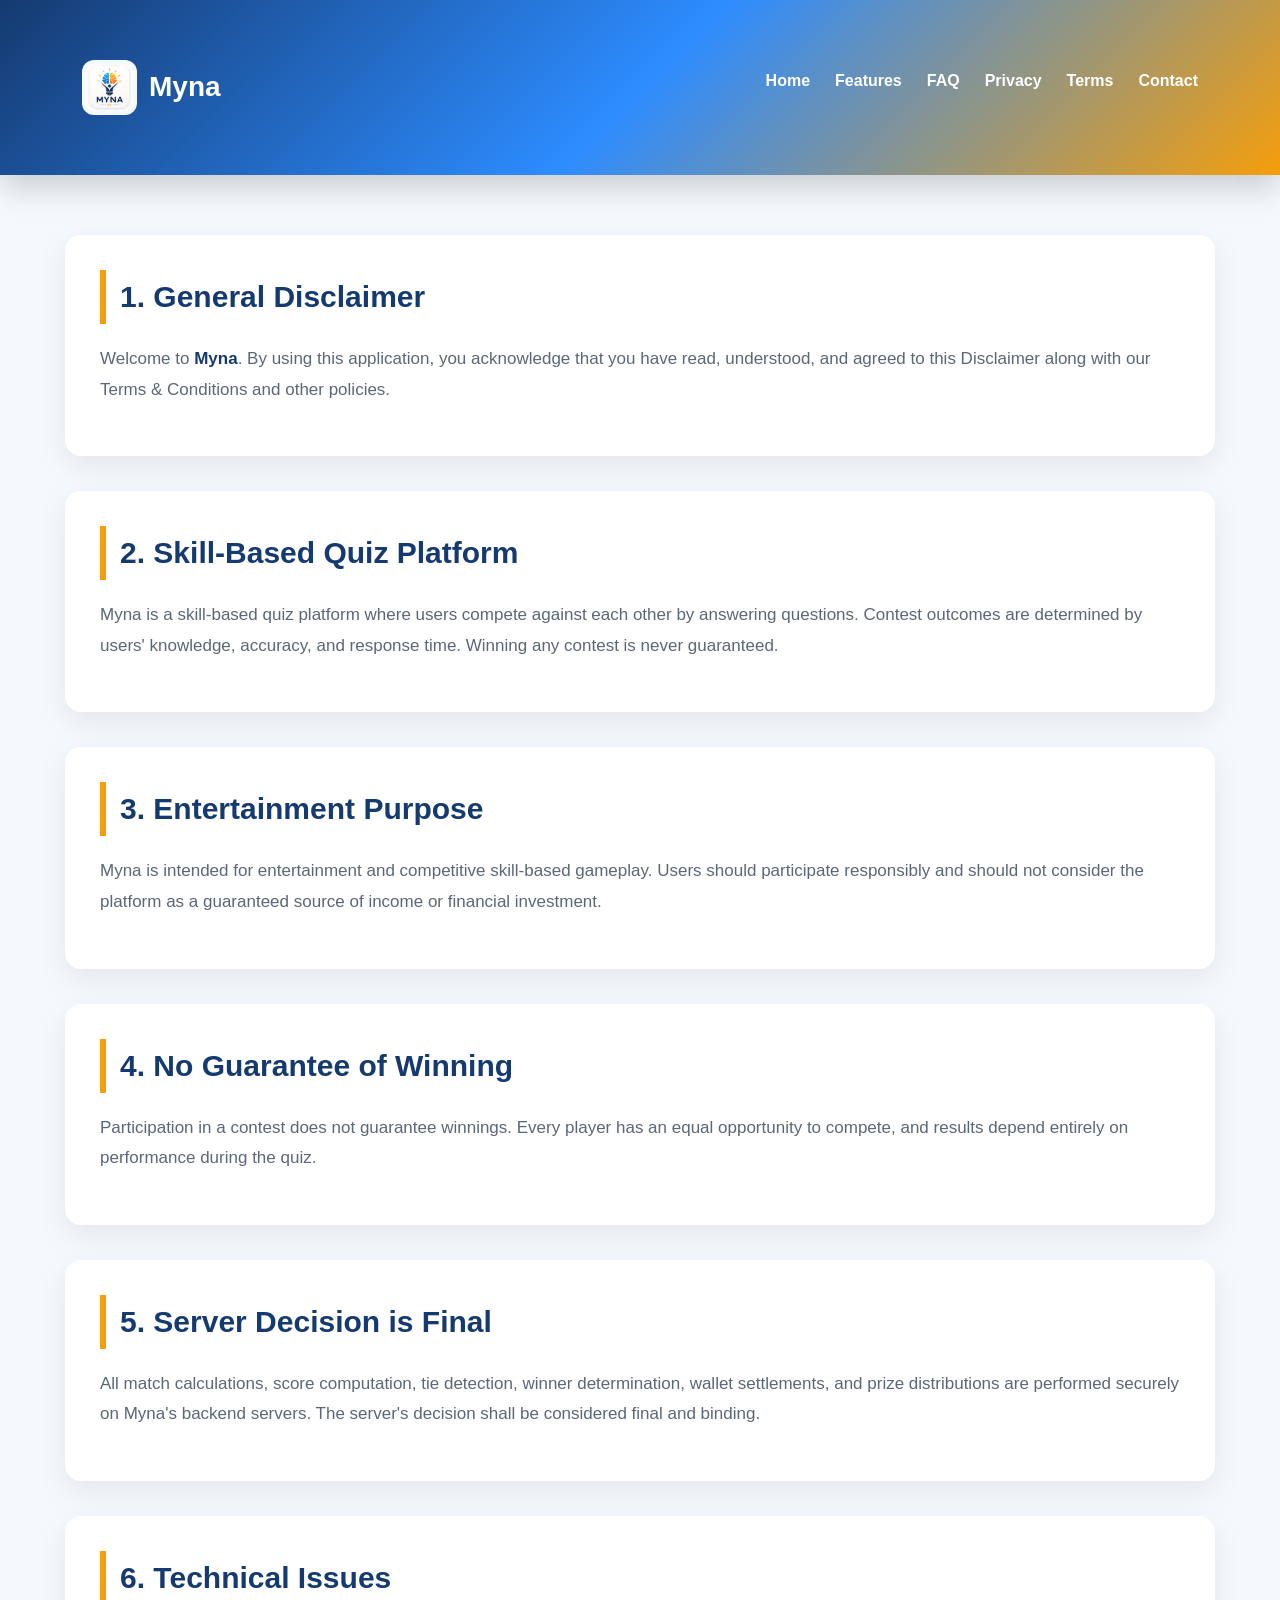
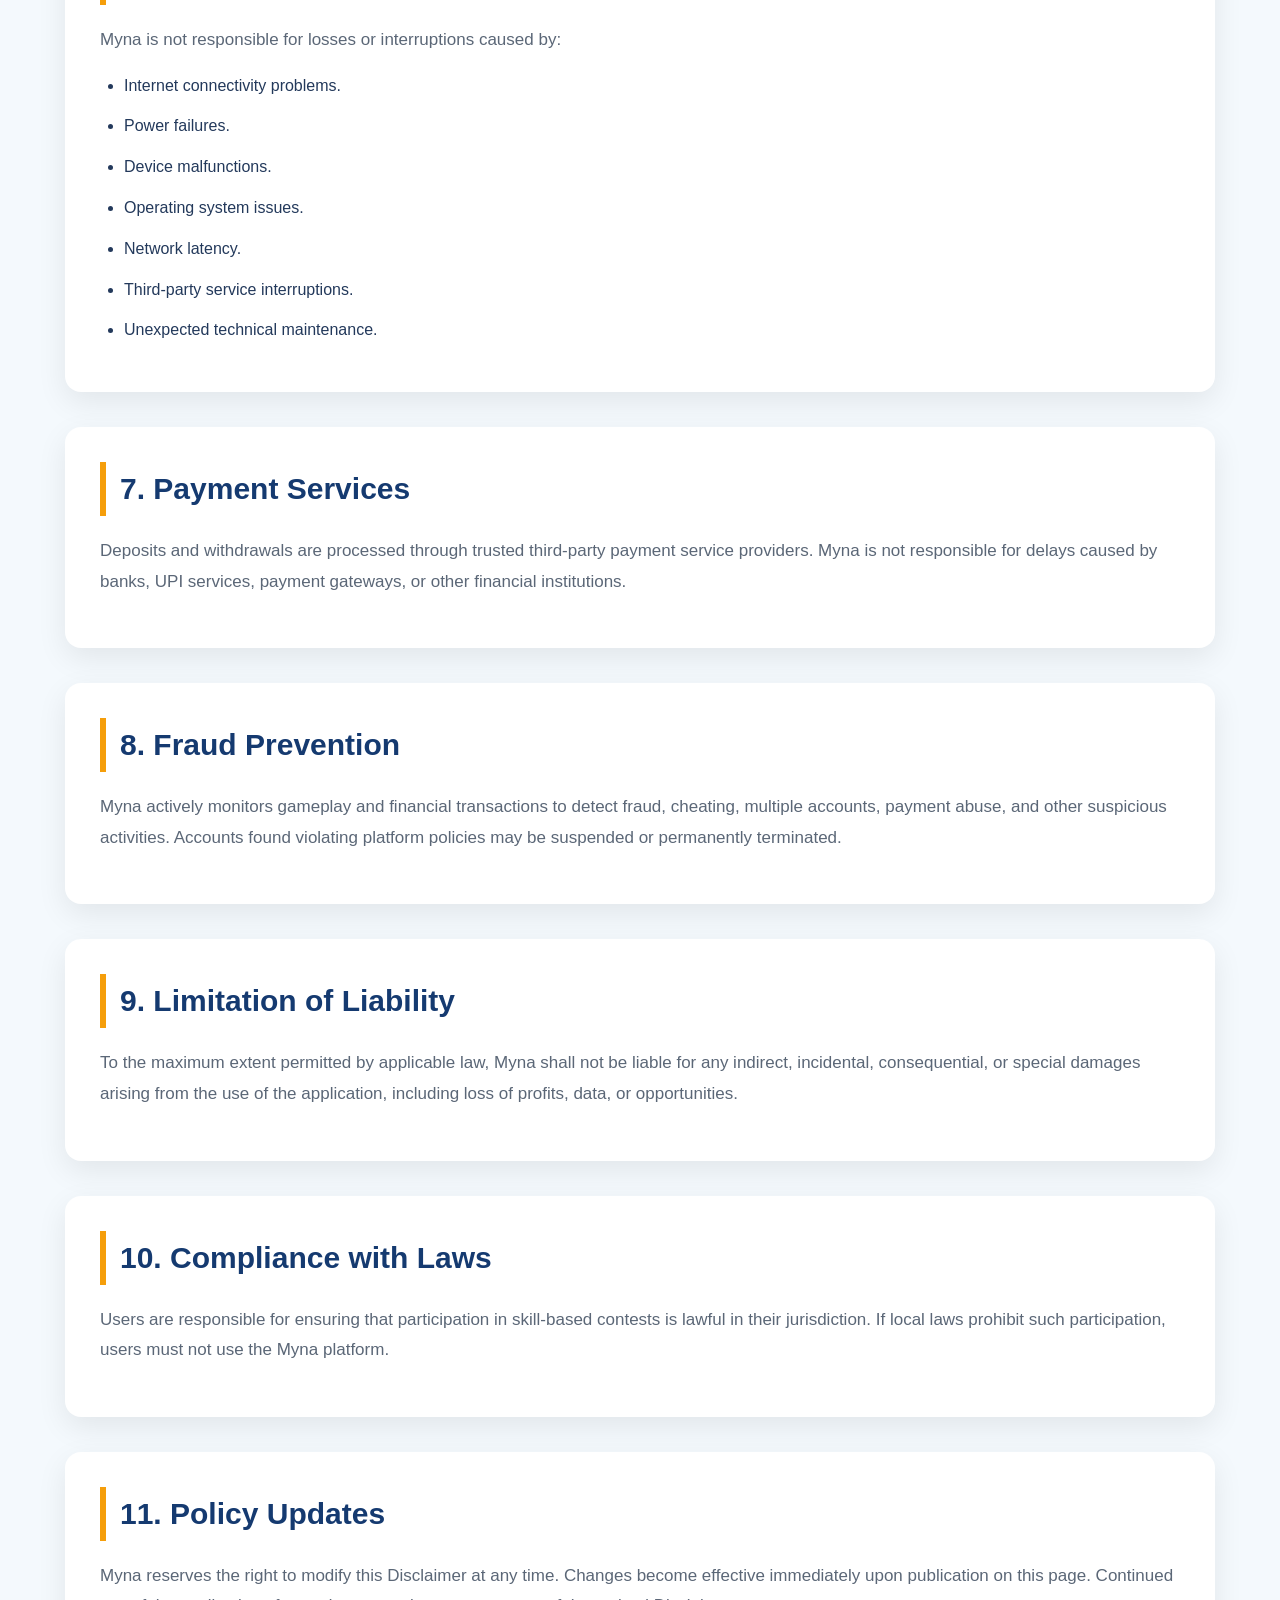
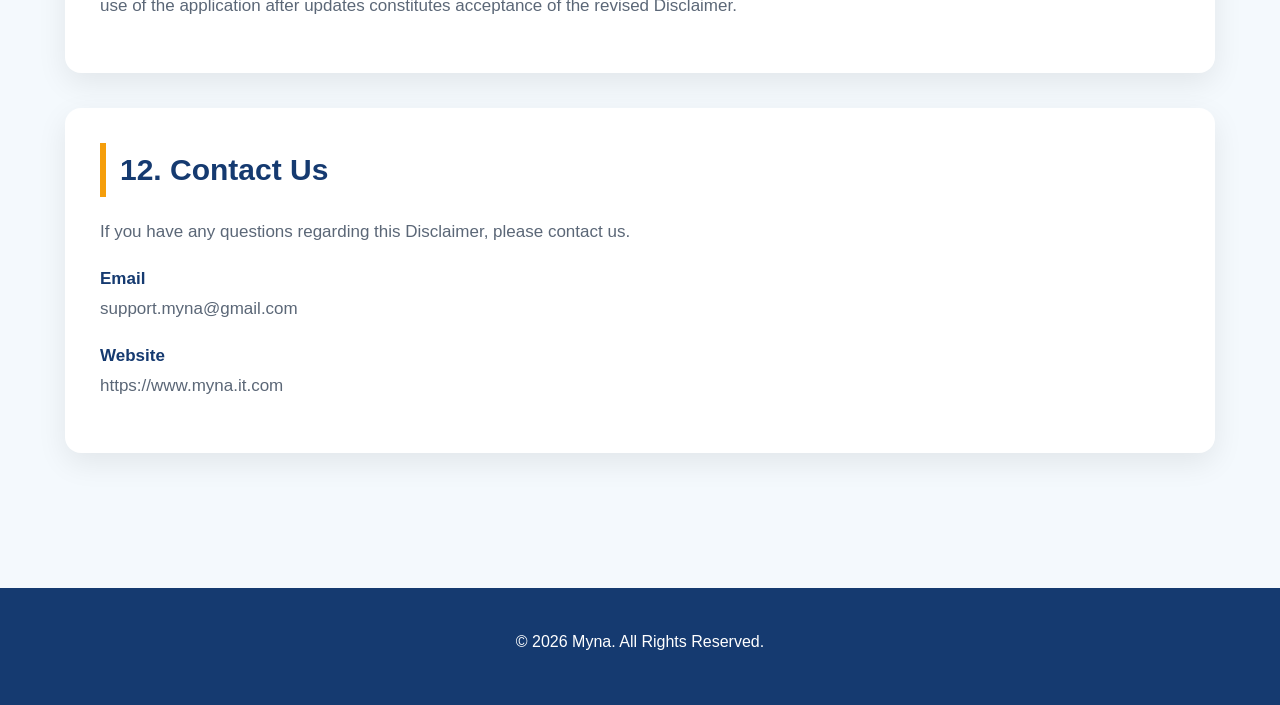
<file: disclaimer.html>
<!DOCTYPE html>
<html lang="en">

<head>

    <meta charset="UTF-8">

    <meta name="viewport"
        content="width=device-width, initial-scale=1.0">

    <title>Disclaimer | Myna</title>

    <link rel="stylesheet" href="style.css">
<meta charset="UTF-8">

<meta name="viewport" content="width=device-width, initial-scale=1">

<title>Myna | Play Skill-Based 1 vs 1 Quiz & Win Real Cash</title>

<meta name="description"
content="Myna is a secure skill-based 1 vs 1 real money quiz platform where players compete in live quiz battles, test their knowledge, and win real cash rewards. Play fair, challenge opponents, and enjoy fast withdrawals.">

<meta name="keywords"
content="Myna, Myna Quiz, skill game, skill based game, skill based quiz, quiz app, quiz game, online quiz, 1 vs 1 quiz, one vs one quiz, real money game, real money quiz, real cash game, win real cash, cash quiz, quiz battle, knowledge game, trivia game, live quiz, competitive quiz, multiplayer quiz, online trivia, quiz competition, skill gaming, mobile quiz app, educational game, brain game, IQ quiz, fast quiz, challenge friends, India quiz app, secure wallet, instant matchmaking, wallet withdrawal, cash rewards, quiz contest, fair play, secure gaming">

<meta name="author" content="Myna">

<meta name="robots" content="index, follow, max-image-preview:large">

<meta name="theme-color" content="#153A70">

<meta name="application-name" content="Myna">

<meta name="apple-mobile-web-app-capable" content="yes">

<meta name="apple-mobile-web-app-status-bar-style" content="default">

<meta name="apple-mobile-web-app-title" content="Myna">

<meta name="format-detection" content="telephone=no">

<link rel="canonical" href="https://www.myna.it.com/">

<meta property="og:type" content="website">

<meta property="og:title" content="Myna | Play Skill-Based 1 vs 1 Quiz & Win Real Cash">

<meta property="og:description"
content="Challenge real players in skill-based quiz battles and win real cash rewards securely with Myna.">

<meta property="og:url"
content="https://www.myna.it.com/">

<meta property="og:site_name"
content="Myna">

<meta property="og:image"
content="https://www.myna.it.com/og-image.png">

<meta property="og:image:width"
content="1200">

<meta property="og:image:height"
content="630">

<meta property="og:locale"
content="en_IN">

<meta name="twitter:card"
content="summary_large_image">

<meta name="twitter:title"
content="Myna | Play Skill-Based Quiz Battles">

<meta name="twitter:description"
content="Compete in secure skill-based 1 vs 1 quiz contests and win real cash rewards.">

<meta name="twitter:image"
content="https://www.myna.it.com/og-image.png">
<script type="application/ld+json">
{
  "@context":"https://schema.org",
  "@graph":[

    {
      "@type":"Organization",
      "@id":"https://www.myna.it.com/#organization",
      "name":"Myna",
      "url":"https://www.myna.it.com/",
      "logo":"https://www.myna.it.com/Myna.png",
      "email":"support.myna@gmail.com",
      "sameAs":[]
    },

    {
      "@type":"WebSite",
      "@id":"https://www.myna.it.com/#website",
      "url":"https://www.myna.it.com/",
      "name":"Myna",
      "publisher":{
        "@id":"https://www.myna.it.com/#organization"
      },
      "potentialAction":{
        "@type":"SearchAction",
        "target":"https://www.myna.it.com/?q={search_term_string}",
        "query-input":"required name=search_term_string"
      }
    },

    {
      "@type":"WebPage",
      "@id":"https://www.myna.it.com/#webpage",
      "url":"https://www.myna.it.com/",
      "name":"Myna | Play 1 vs 1 Quiz & Win Real Cash",
      "isPartOf":{
        "@id":"https://www.myna.it.com/#website"
      },
      "description":"Myna is a skill-based 1 vs 1 quiz platform where players compete against real opponents and win real cash rewards.",
      "inLanguage":"en-IN"
    },

    {
      "@type":"SoftwareApplication",
      "name":"Myna",
      "applicationCategory":"GameApplication",
      "operatingSystem":"Android",
      "offers":{
        "@type":"Offer",
        "price":"0",
        "priceCurrency":"INR"
      },
      "description":"Myna is a skill-based 1 vs 1 quiz application where players compete against real players and win real cash rewards.",
      "url":"https://www.myna.it.com/",
      "image":"https://www.myna.it.com/Myna.png",
      "publisher":{
        "@type":"Organization",
        "name":"Myna"
      }
    }

  ]
}
</script>
</head>

<body>
<header>

<div class="container">

<nav class="navbar">

<div class="logo">

<img
src="Myna.png"
alt="Myna Logo"
class="logo-img">

<span>Myna</span>

</div>

<ul class="nav-links">

<li><a href="index.html">Home</a></li>

<li><a href="#features">Features</a></li>

<li><a href="faq.html">FAQ</a></li>

<li><a href="privacy-policy.html">Privacy</a></li>

<li><a href="terms-and-conditions.html">Terms</a></li>

<li><a href="contact-us.html">Contact</a></li>

</ul>

</nav>

</div>

</header>

<main class="container">

<section>

<h2>1. General Disclaimer</h2>

<p>

Welcome to <strong>Myna</strong>.

By using this application, you acknowledge that you have read, understood, and agreed to this Disclaimer along with our Terms & Conditions and other policies.

</p>

</section>

<section>

<h2>2. Skill-Based Quiz Platform</h2>

<p>

Myna is a skill-based quiz platform where users compete against each other by answering questions.

Contest outcomes are determined by users' knowledge, accuracy, and response time.

Winning any contest is never guaranteed.

</p>

</section>

<section>

<h2>3. Entertainment Purpose</h2>

<p>

Myna is intended for entertainment and competitive skill-based gameplay.

Users should participate responsibly and should not consider the platform as a guaranteed source of income or financial investment.

</p>

</section>

<section>

<h2>4. No Guarantee of Winning</h2>

<p>

Participation in a contest does not guarantee winnings.

Every player has an equal opportunity to compete, and results depend entirely on performance during the quiz.

</p>

</section>

<section>

<h2>5. Server Decision is Final</h2>

<p>

All match calculations, score computation, tie detection, winner determination, wallet settlements, and prize distributions are performed securely on Myna's backend servers.

The server's decision shall be considered final and binding.

</p>

</section>

<section>

<h2>6. Technical Issues</h2>

<p>

Myna is not responsible for losses or interruptions caused by:

</p>

<ul>

<li>Internet connectivity problems.</li>

<li>Power failures.</li>

<li>Device malfunctions.</li>

<li>Operating system issues.</li>

<li>Network latency.</li>

<li>Third-party service interruptions.</li>

<li>Unexpected technical maintenance.</li>

</ul>

</section>

<section>

<h2>7. Payment Services</h2>

<p>

Deposits and withdrawals are processed through trusted third-party payment service providers.

Myna is not responsible for delays caused by banks, UPI services, payment gateways, or other financial institutions.

</p>

</section>

<section>

<h2>8. Fraud Prevention</h2>

<p>

Myna actively monitors gameplay and financial transactions to detect fraud, cheating, multiple accounts, payment abuse, and other suspicious activities.

Accounts found violating platform policies may be suspended or permanently terminated.

</p>

</section>

<section>

<h2>9. Limitation of Liability</h2>

<p>

To the maximum extent permitted by applicable law, Myna shall not be liable for any indirect, incidental, consequential, or special damages arising from the use of the application, including loss of profits, data, or opportunities.

</p>

</section>

<section>

<h2>10. Compliance with Laws</h2>

<p>

Users are responsible for ensuring that participation in skill-based contests is lawful in their jurisdiction.

If local laws prohibit such participation, users must not use the Myna platform.

</p>

</section>

<section>

<h2>11. Policy Updates</h2>

<p>

Myna reserves the right to modify this Disclaimer at any time.

Changes become effective immediately upon publication on this page.

Continued use of the application after updates constitutes acceptance of the revised Disclaimer.

</p>

</section>

<section>

<h2>12. Contact Us</h2>

<p>

If you have any questions regarding this Disclaimer, please contact us.

</p>

<p>

<strong>Email</strong><br>

support.myna@gmail.com

</p>

<p>

<strong>Website</strong><br>

https://www.myna.it.com

</p>

</section>

</main>

<footer>

<div class="container">

<p>

© 2026 Myna. All Rights Reserved.

</p>

</div>

</footer>

</body>

</html>
</file>
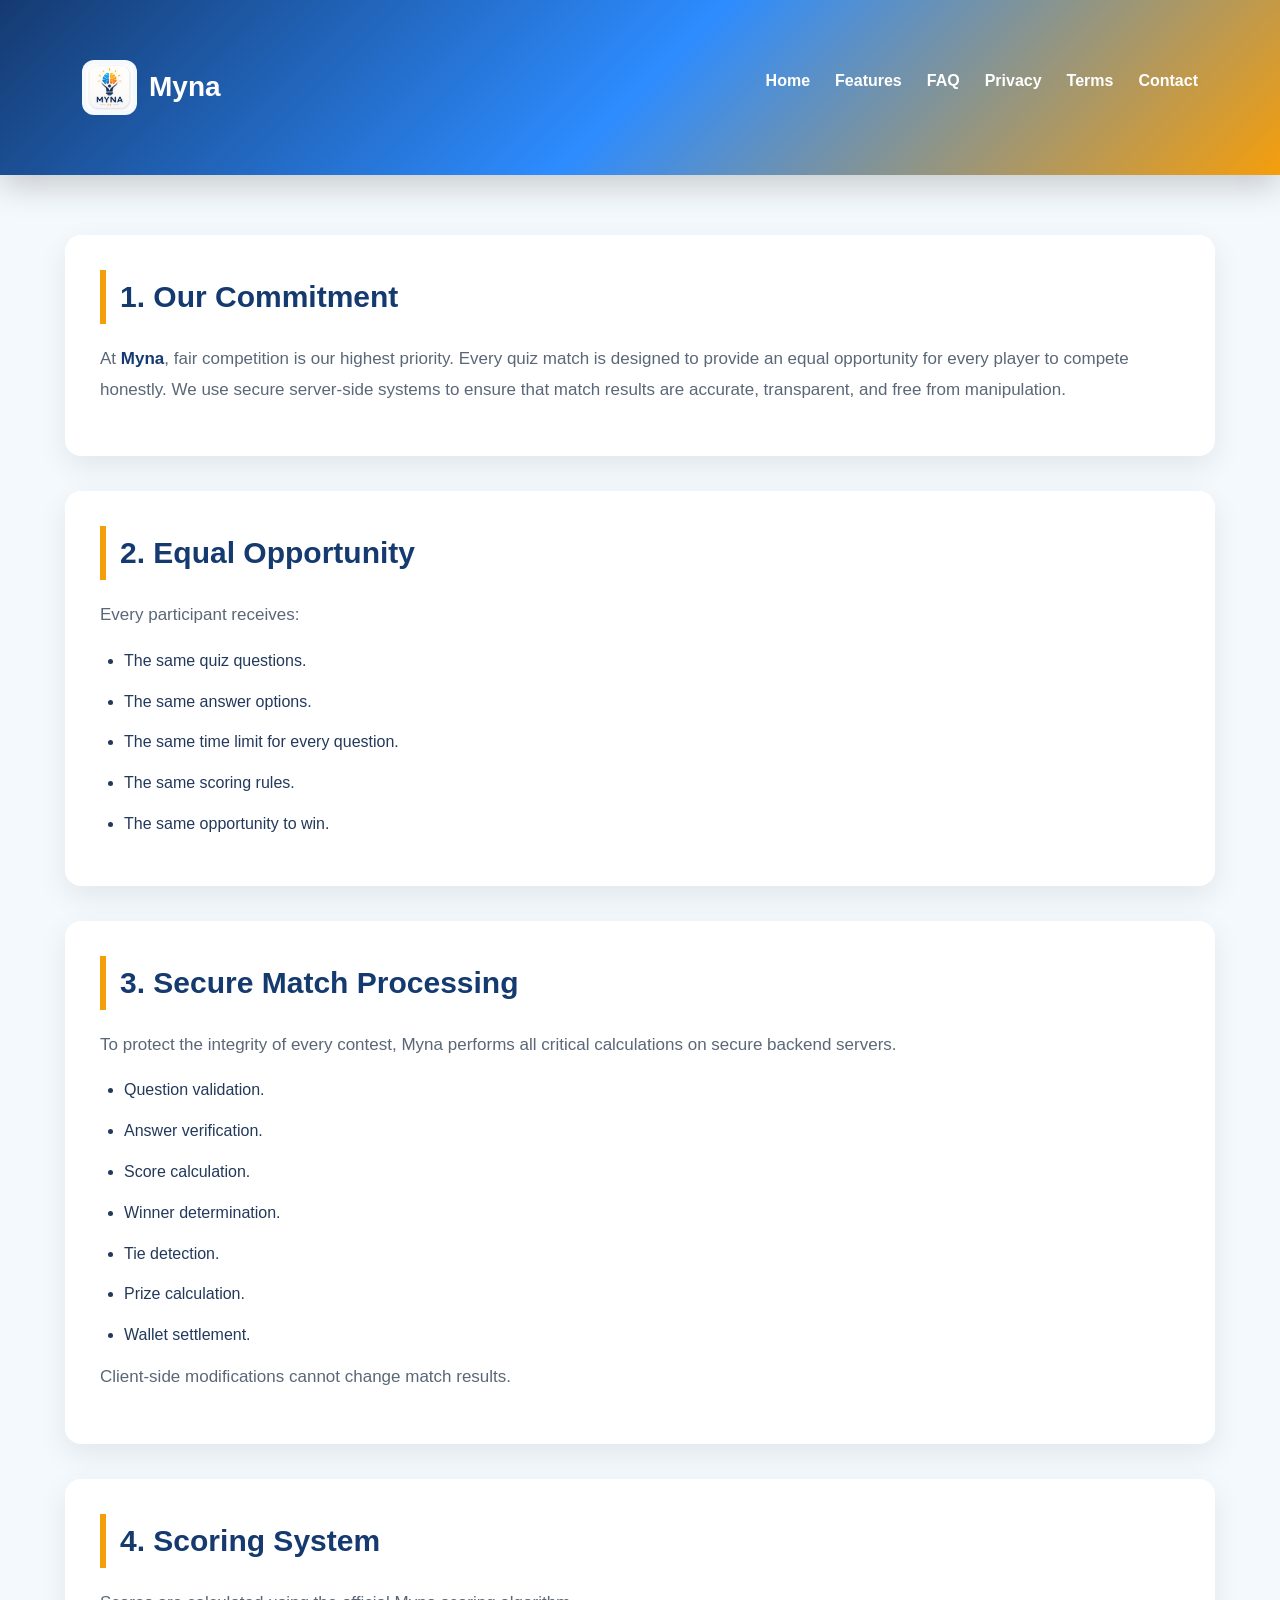
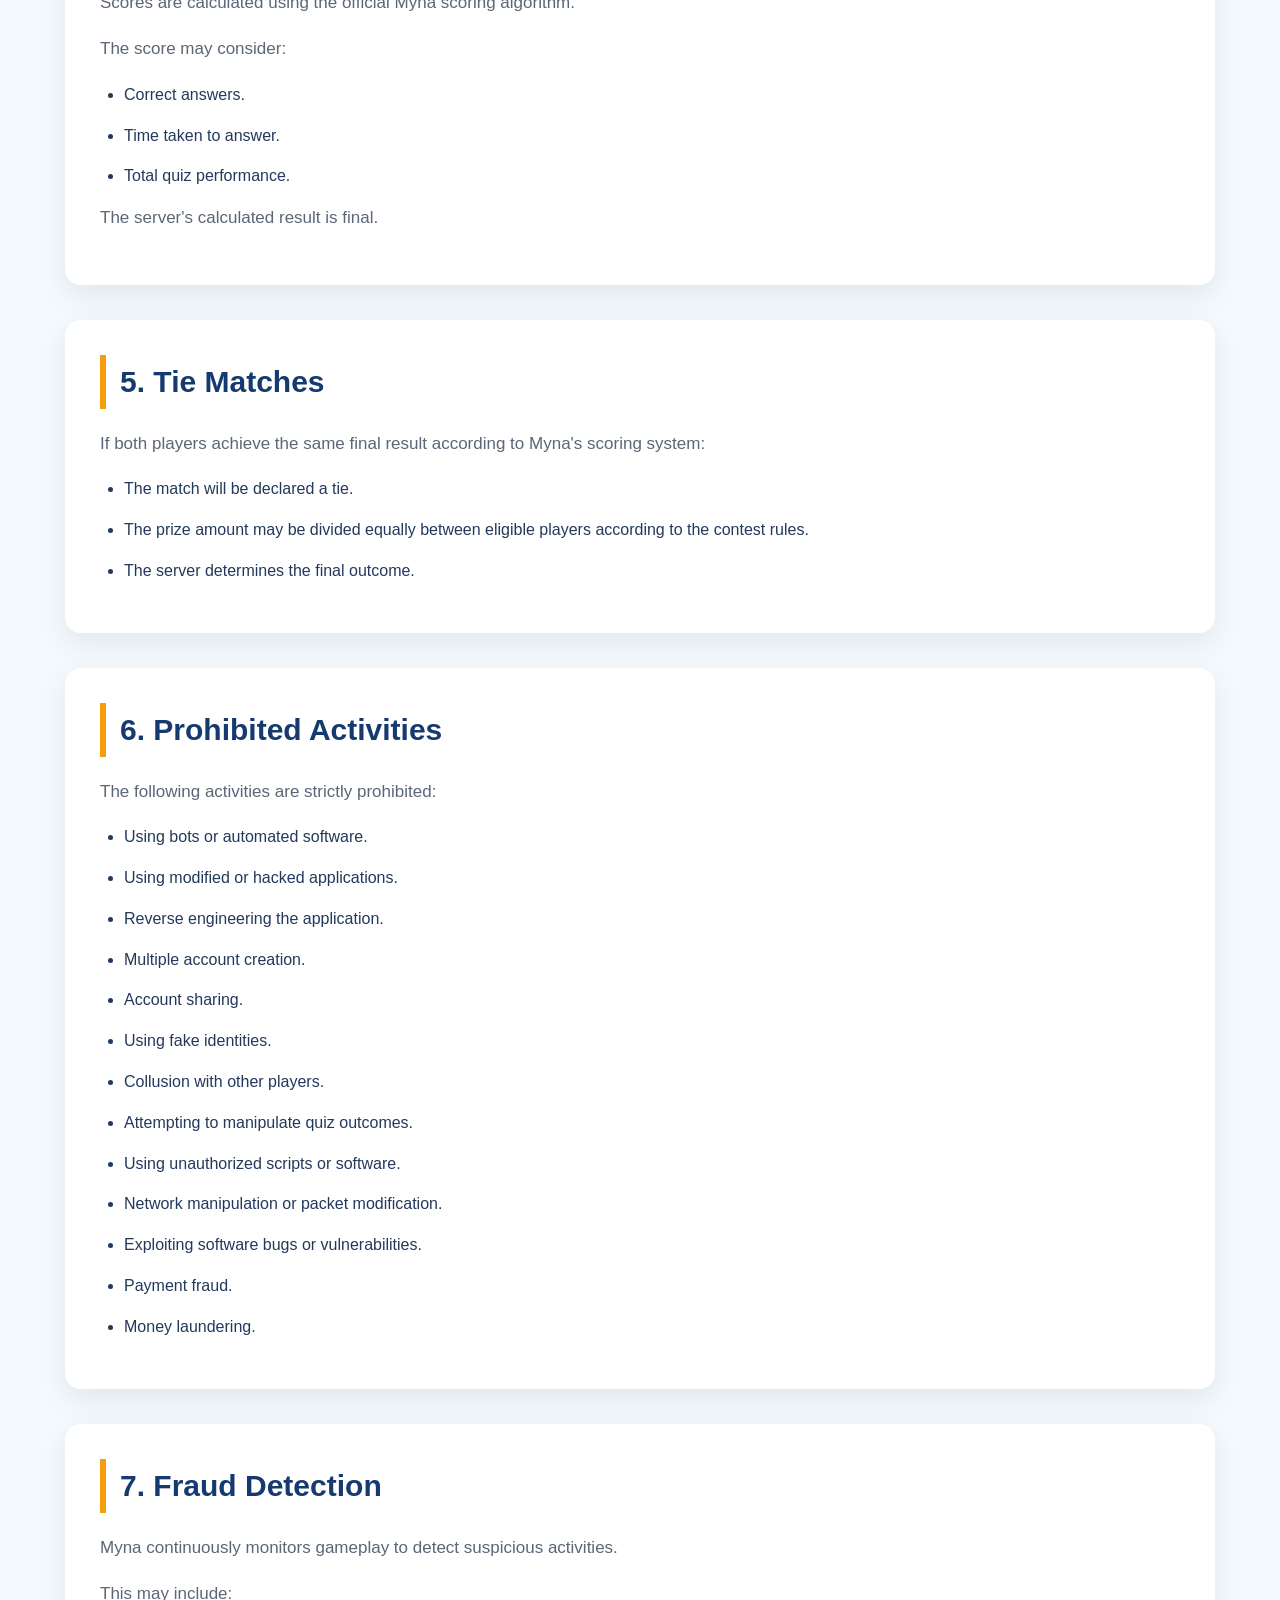
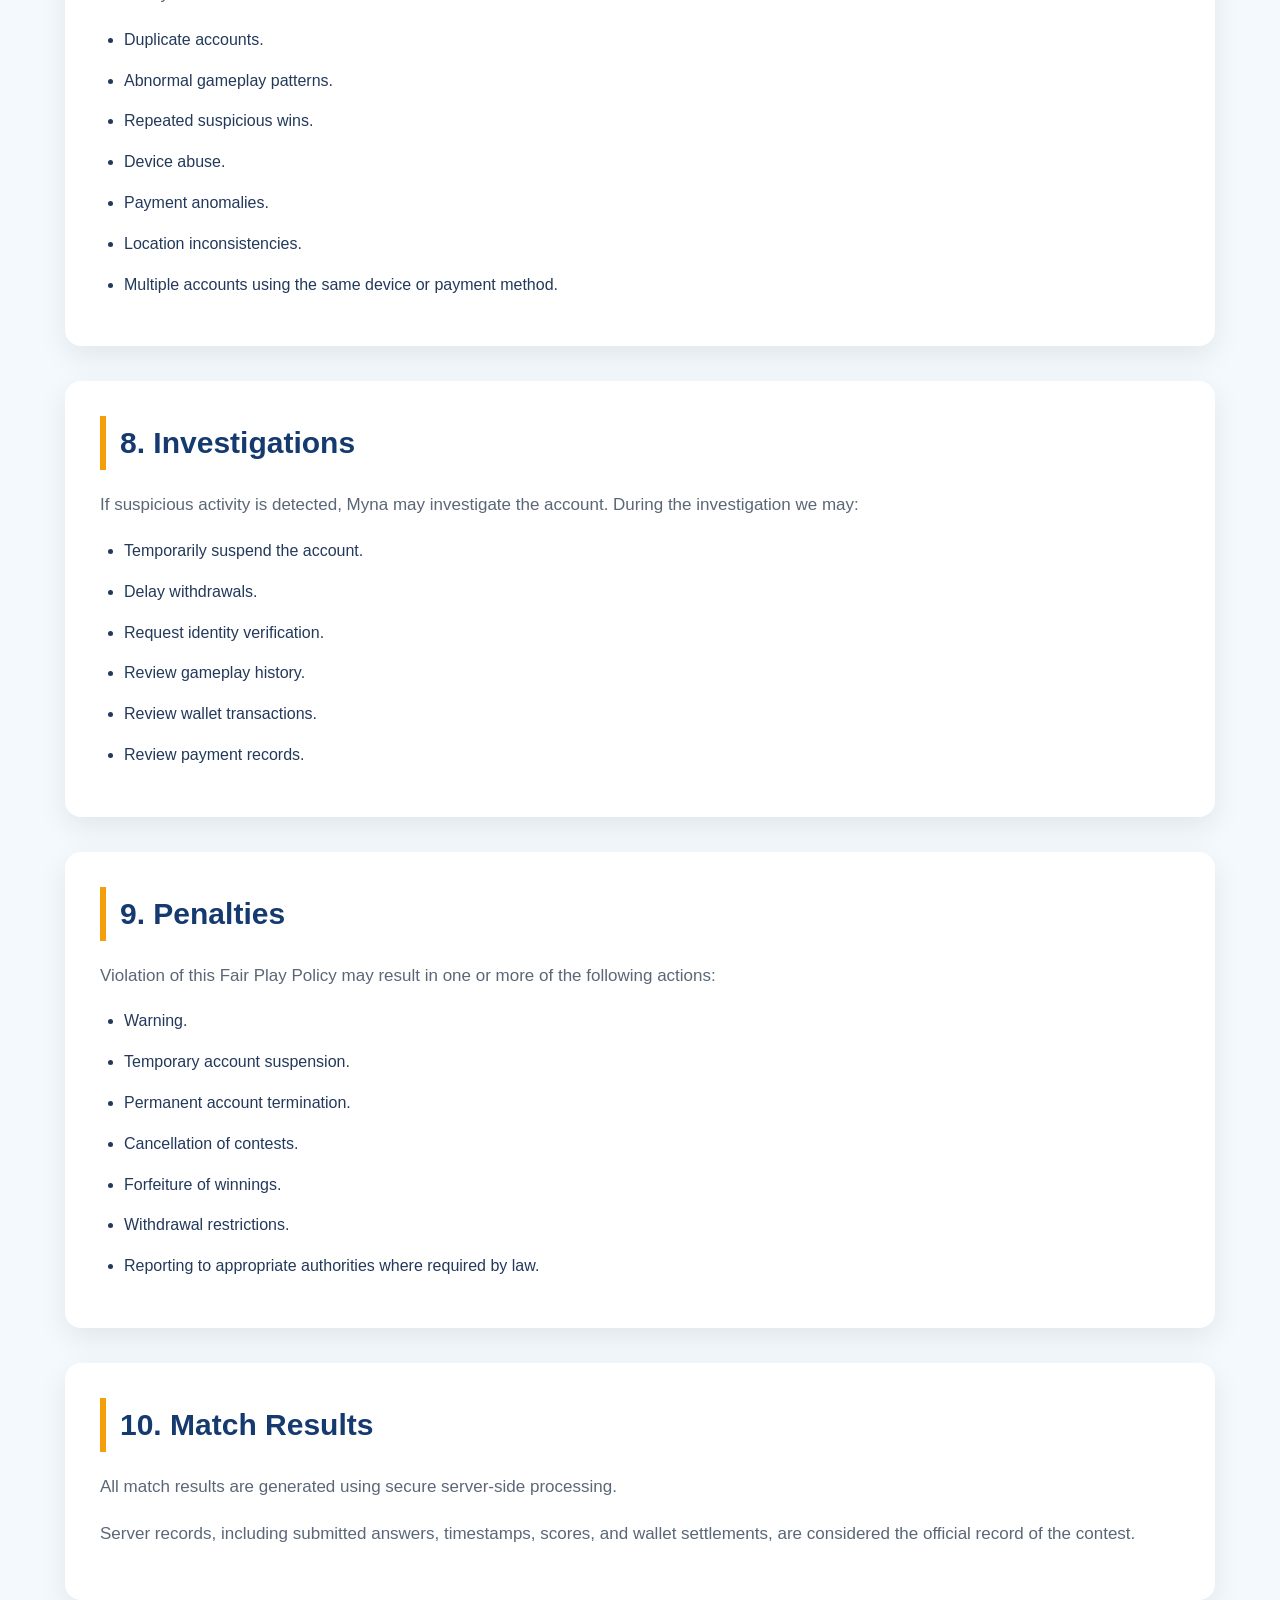
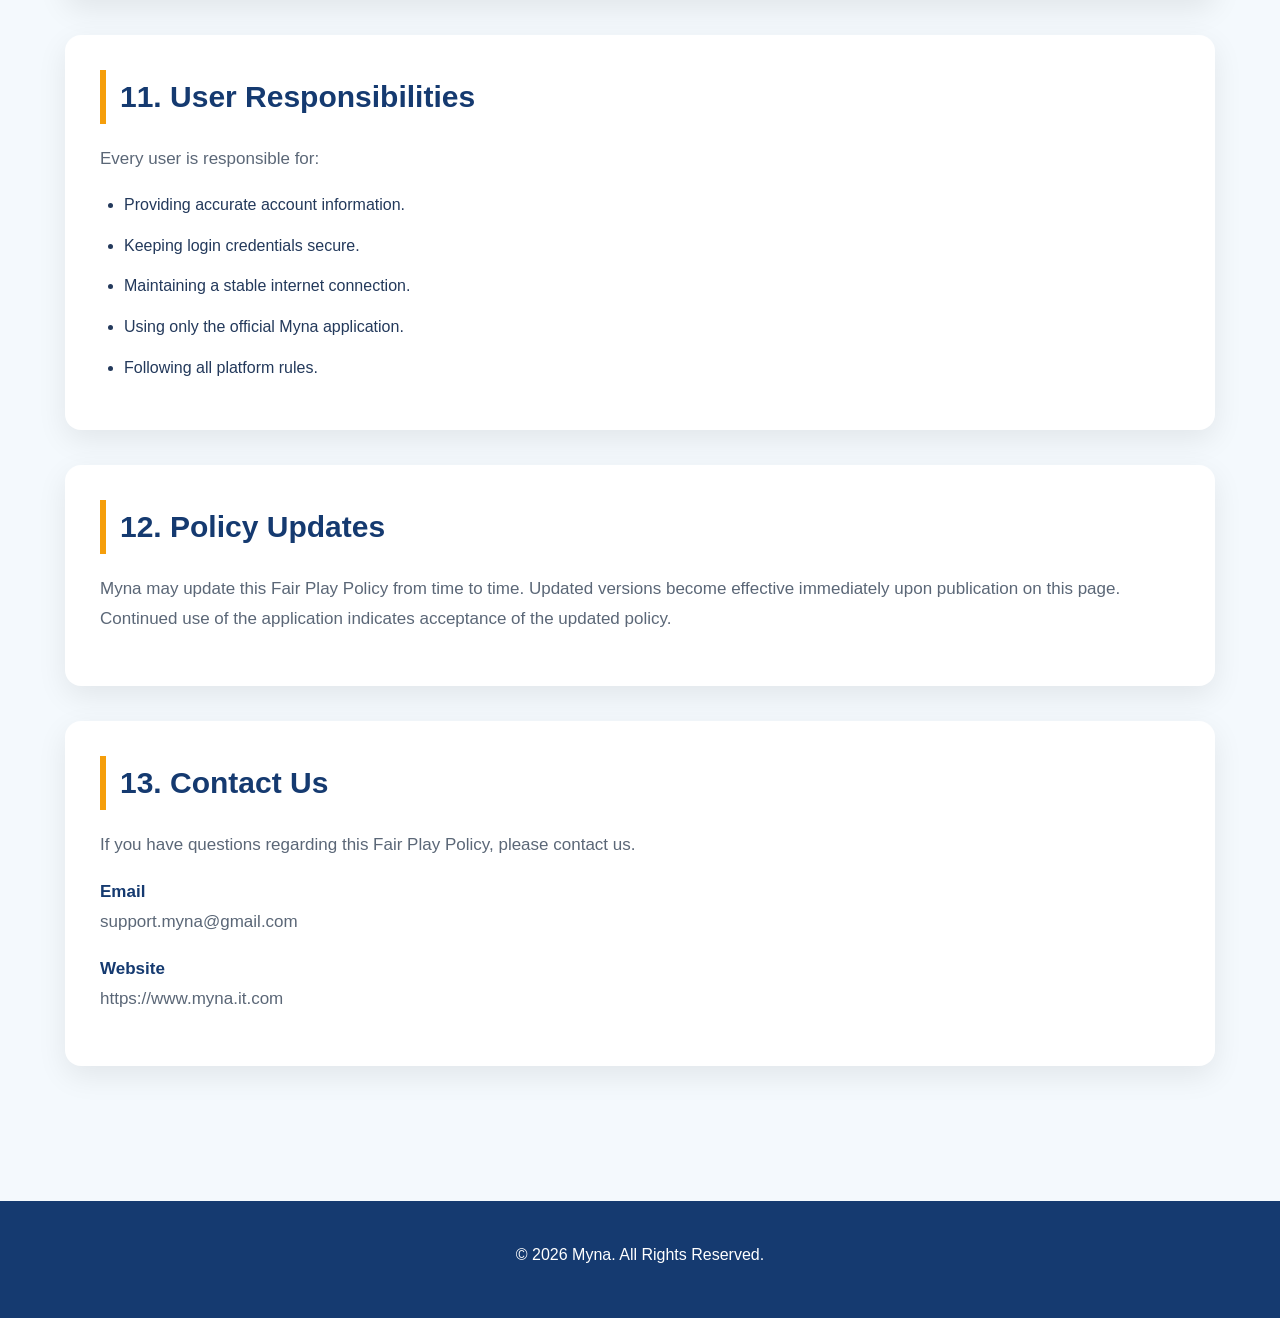
<file: fair-play-policy.html>
<!DOCTYPE html>
<html lang="en">

<head>

    <meta charset="UTF-8">

    <meta name="viewport" content="width=device-width, initial-scale=1.0">

    <title>Fair Play Policy | Myna</title>

    <link rel="stylesheet" href="style.css">
<meta charset="UTF-8">

<meta name="viewport" content="width=device-width, initial-scale=1">

<title>Myna | Play Skill-Based 1 vs 1 Quiz & Win Real Cash</title>

<meta name="description"
content="Myna is a secure skill-based 1 vs 1 real money quiz platform where players compete in live quiz battles, test their knowledge, and win real cash rewards. Play fair, challenge opponents, and enjoy fast withdrawals.">

<meta name="keywords"
content="Myna, Myna Quiz, skill game, skill based game, skill based quiz, quiz app, quiz game, online quiz, 1 vs 1 quiz, one vs one quiz, real money game, real money quiz, real cash game, win real cash, cash quiz, quiz battle, knowledge game, trivia game, live quiz, competitive quiz, multiplayer quiz, online trivia, quiz competition, skill gaming, mobile quiz app, educational game, brain game, IQ quiz, fast quiz, challenge friends, India quiz app, secure wallet, instant matchmaking, wallet withdrawal, cash rewards, quiz contest, fair play, secure gaming">

<meta name="author" content="Myna">

<meta name="robots" content="index, follow, max-image-preview:large">

<meta name="theme-color" content="#153A70">

<meta name="application-name" content="Myna">

<meta name="apple-mobile-web-app-capable" content="yes">

<meta name="apple-mobile-web-app-status-bar-style" content="default">

<meta name="apple-mobile-web-app-title" content="Myna">

<meta name="format-detection" content="telephone=no">

<link rel="canonical" href="https://www.myna.it.com/">

<meta property="og:type" content="website">

<meta property="og:title" content="Myna | Play Skill-Based 1 vs 1 Quiz & Win Real Cash">

<meta property="og:description"
content="Challenge real players in skill-based quiz battles and win real cash rewards securely with Myna.">

<meta property="og:url"
content="https://www.myna.it.com/">

<meta property="og:site_name"
content="Myna">

<meta property="og:image"
content="https://www.myna.it.com/og-image.png">

<meta property="og:image:width"
content="1200">

<meta property="og:image:height"
content="630">

<meta property="og:locale"
content="en_IN">

<meta name="twitter:card"
content="summary_large_image">

<meta name="twitter:title"
content="Myna | Play Skill-Based Quiz Battles">

<meta name="twitter:description"
content="Compete in secure skill-based 1 vs 1 quiz contests and win real cash rewards.">

<meta name="twitter:image"
content="https://www.myna.it.com/og-image.png">
<script type="application/ld+json">
{
  "@context":"https://schema.org",
  "@graph":[

    {
      "@type":"Organization",
      "@id":"https://www.myna.it.com/#organization",
      "name":"Myna",
      "url":"https://www.myna.it.com/",
      "logo":"https://www.myna.it.com/Myna.png",
      "email":"support.myna@gmail.com",
      "sameAs":[]
    },

    {
      "@type":"WebSite",
      "@id":"https://www.myna.it.com/#website",
      "url":"https://www.myna.it.com/",
      "name":"Myna",
      "publisher":{
        "@id":"https://www.myna.it.com/#organization"
      },
      "potentialAction":{
        "@type":"SearchAction",
        "target":"https://www.myna.it.com/?q={search_term_string}",
        "query-input":"required name=search_term_string"
      }
    },

    {
      "@type":"WebPage",
      "@id":"https://www.myna.it.com/#webpage",
      "url":"https://www.myna.it.com/",
      "name":"Myna | Play 1 vs 1 Quiz & Win Real Cash",
      "isPartOf":{
        "@id":"https://www.myna.it.com/#website"
      },
      "description":"Myna is a skill-based 1 vs 1 quiz platform where players compete against real opponents and win real cash rewards.",
      "inLanguage":"en-IN"
    },

    {
      "@type":"SoftwareApplication",
      "name":"Myna",
      "applicationCategory":"GameApplication",
      "operatingSystem":"Android",
      "offers":{
        "@type":"Offer",
        "price":"0",
        "priceCurrency":"INR"
      },
      "description":"Myna is a skill-based 1 vs 1 quiz application where players compete against real players and win real cash rewards.",
      "url":"https://www.myna.it.com/",
      "image":"https://www.myna.it.com/Myna.png",
      "publisher":{
        "@type":"Organization",
        "name":"Myna"
      }
    }

  ]
}
</script>
</head>

<body>

<header>

<div class="container">

<nav class="navbar">

<div class="logo">

<img
src="Myna.png"
alt="Myna Logo"
class="logo-img">

<span>Myna</span>

</div>

<ul class="nav-links">

<li><a href="index.html">Home</a></li>

<li><a href="#features">Features</a></li>

<li><a href="faq.html">FAQ</a></li>

<li><a href="privacy-policy.html">Privacy</a></li>

<li><a href="terms-and-conditions.html">Terms</a></li>

<li><a href="contact-us.html">Contact</a></li>

</ul>

</nav>

</div>

</header>

<main class="container">

<section>

<h2>1. Our Commitment</h2>

<p>

At <strong>Myna</strong>, fair competition is our highest priority.

Every quiz match is designed to provide an equal opportunity for every player to compete honestly.

We use secure server-side systems to ensure that match results are accurate, transparent, and free from manipulation.

</p>

</section>

<section>

<h2>2. Equal Opportunity</h2>

<p>

Every participant receives:

</p>

<ul>

<li>The same quiz questions.</li>

<li>The same answer options.</li>

<li>The same time limit for every question.</li>

<li>The same scoring rules.</li>

<li>The same opportunity to win.</li>

</ul>

</section>

<section>

<h2>3. Secure Match Processing</h2>

<p>

To protect the integrity of every contest, Myna performs all critical calculations on secure backend servers.

</p>

<ul>

<li>Question validation.</li>

<li>Answer verification.</li>

<li>Score calculation.</li>

<li>Winner determination.</li>

<li>Tie detection.</li>

<li>Prize calculation.</li>

<li>Wallet settlement.</li>

</ul>

<p>

Client-side modifications cannot change match results.

</p>

</section>

<section>

<h2>4. Scoring System</h2>

<p>

Scores are calculated using the official Myna scoring algorithm.

</p>

<p>

The score may consider:

</p>

<ul>

<li>Correct answers.</li>

<li>Time taken to answer.</li>

<li>Total quiz performance.</li>

</ul>

<p>

The server's calculated result is final.

</p>

</section>

<section>

<h2>5. Tie Matches</h2>

<p>

If both players achieve the same final result according to Myna's scoring system:

</p>

<ul>

<li>The match will be declared a tie.</li>

<li>The prize amount may be divided equally between eligible players according to the contest rules.</li>

<li>The server determines the final outcome.</li>

</ul>

</section>

<section>

<h2>6. Prohibited Activities</h2>

<p>

The following activities are strictly prohibited:

</p>

<ul>

<li>Using bots or automated software.</li>

<li>Using modified or hacked applications.</li>

<li>Reverse engineering the application.</li>

<li>Multiple account creation.</li>

<li>Account sharing.</li>

<li>Using fake identities.</li>

<li>Collusion with other players.</li>

<li>Attempting to manipulate quiz outcomes.</li>

<li>Using unauthorized scripts or software.</li>

<li>Network manipulation or packet modification.</li>

<li>Exploiting software bugs or vulnerabilities.</li>

<li>Payment fraud.</li>

<li>Money laundering.</li>

</ul>

</section>

<section>

<h2>7. Fraud Detection</h2>

<p>

Myna continuously monitors gameplay to detect suspicious activities.

</p>

<p>

This may include:

</p>

<ul>

<li>Duplicate accounts.</li>

<li>Abnormal gameplay patterns.</li>

<li>Repeated suspicious wins.</li>

<li>Device abuse.</li>

<li>Payment anomalies.</li>

<li>Location inconsistencies.</li>

<li>Multiple accounts using the same device or payment method.</li>

</ul>

</section>

<section>

<h2>8. Investigations</h2>

<p>

If suspicious activity is detected, Myna may investigate the account.

During the investigation we may:

</p>

<ul>

<li>Temporarily suspend the account.</li>

<li>Delay withdrawals.</li>

<li>Request identity verification.</li>

<li>Review gameplay history.</li>

<li>Review wallet transactions.</li>

<li>Review payment records.</li>

</ul>

</section>

<section>

<h2>9. Penalties</h2>

<p>

Violation of this Fair Play Policy may result in one or more of the following actions:

</p>

<ul>

<li>Warning.</li>

<li>Temporary account suspension.</li>

<li>Permanent account termination.</li>

<li>Cancellation of contests.</li>

<li>Forfeiture of winnings.</li>

<li>Withdrawal restrictions.</li>

<li>Reporting to appropriate authorities where required by law.</li>

</ul>

</section>

<section>

<h2>10. Match Results</h2>

<p>

All match results are generated using secure server-side processing.

</p>

<p>

Server records, including submitted answers, timestamps, scores, and wallet settlements, are considered the official record of the contest.

</p>

</section>

<section>

<h2>11. User Responsibilities</h2>

<p>

Every user is responsible for:

</p>

<ul>

<li>Providing accurate account information.</li>

<li>Keeping login credentials secure.</li>

<li>Maintaining a stable internet connection.</li>

<li>Using only the official Myna application.</li>

<li>Following all platform rules.</li>

</ul>

</section>

<section>

<h2>12. Policy Updates</h2>

<p>

Myna may update this Fair Play Policy from time to time.

Updated versions become effective immediately upon publication on this page.

Continued use of the application indicates acceptance of the updated policy.

</p>

</section>

<section>

<h2>13. Contact Us</h2>

<p>

If you have questions regarding this Fair Play Policy, please contact us.

</p>

<p>

<strong>Email</strong><br>

support.myna@gmail.com

</p>

<p>

<strong>Website</strong><br>

https://www.myna.it.com

</p>

</section>

</main>

<footer>

<div class="container">

<p>

© 2026 Myna. All Rights Reserved.

</p>

</div>

</footer>

</body>

</html>
</file>
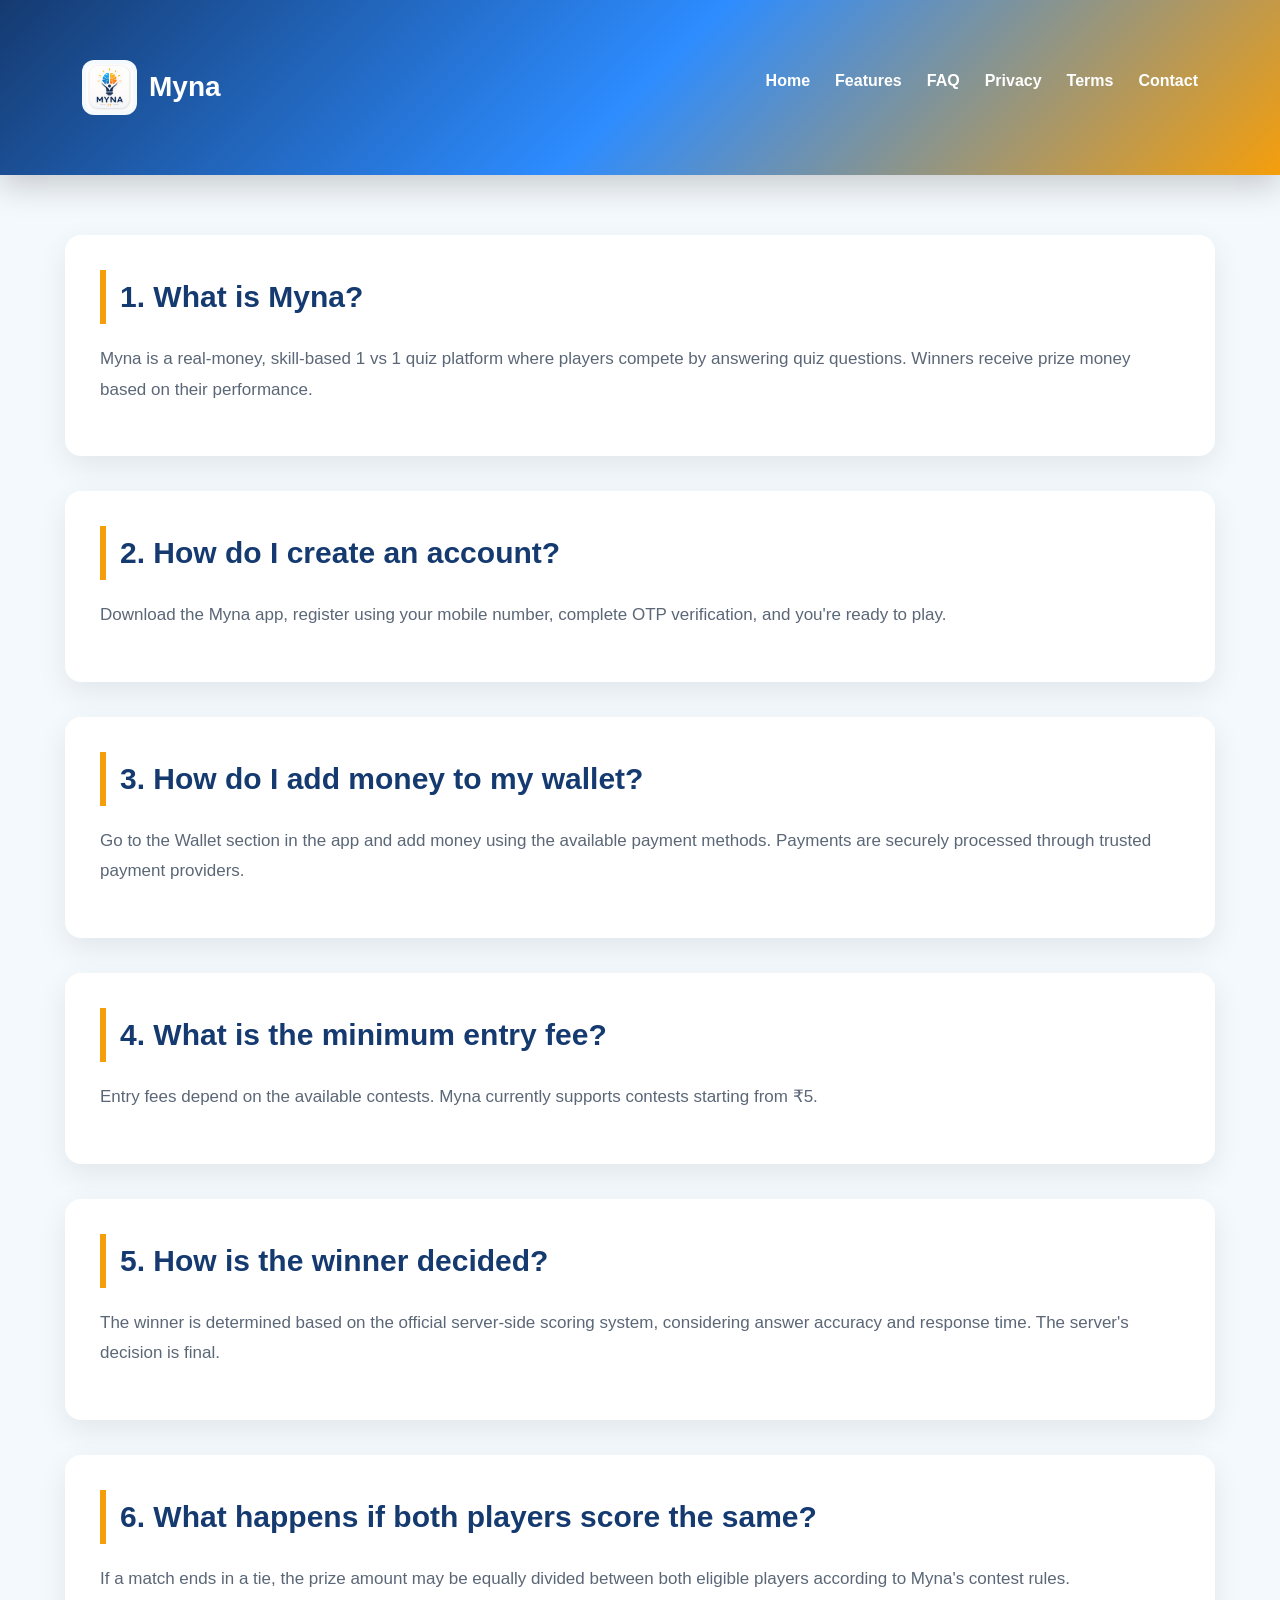
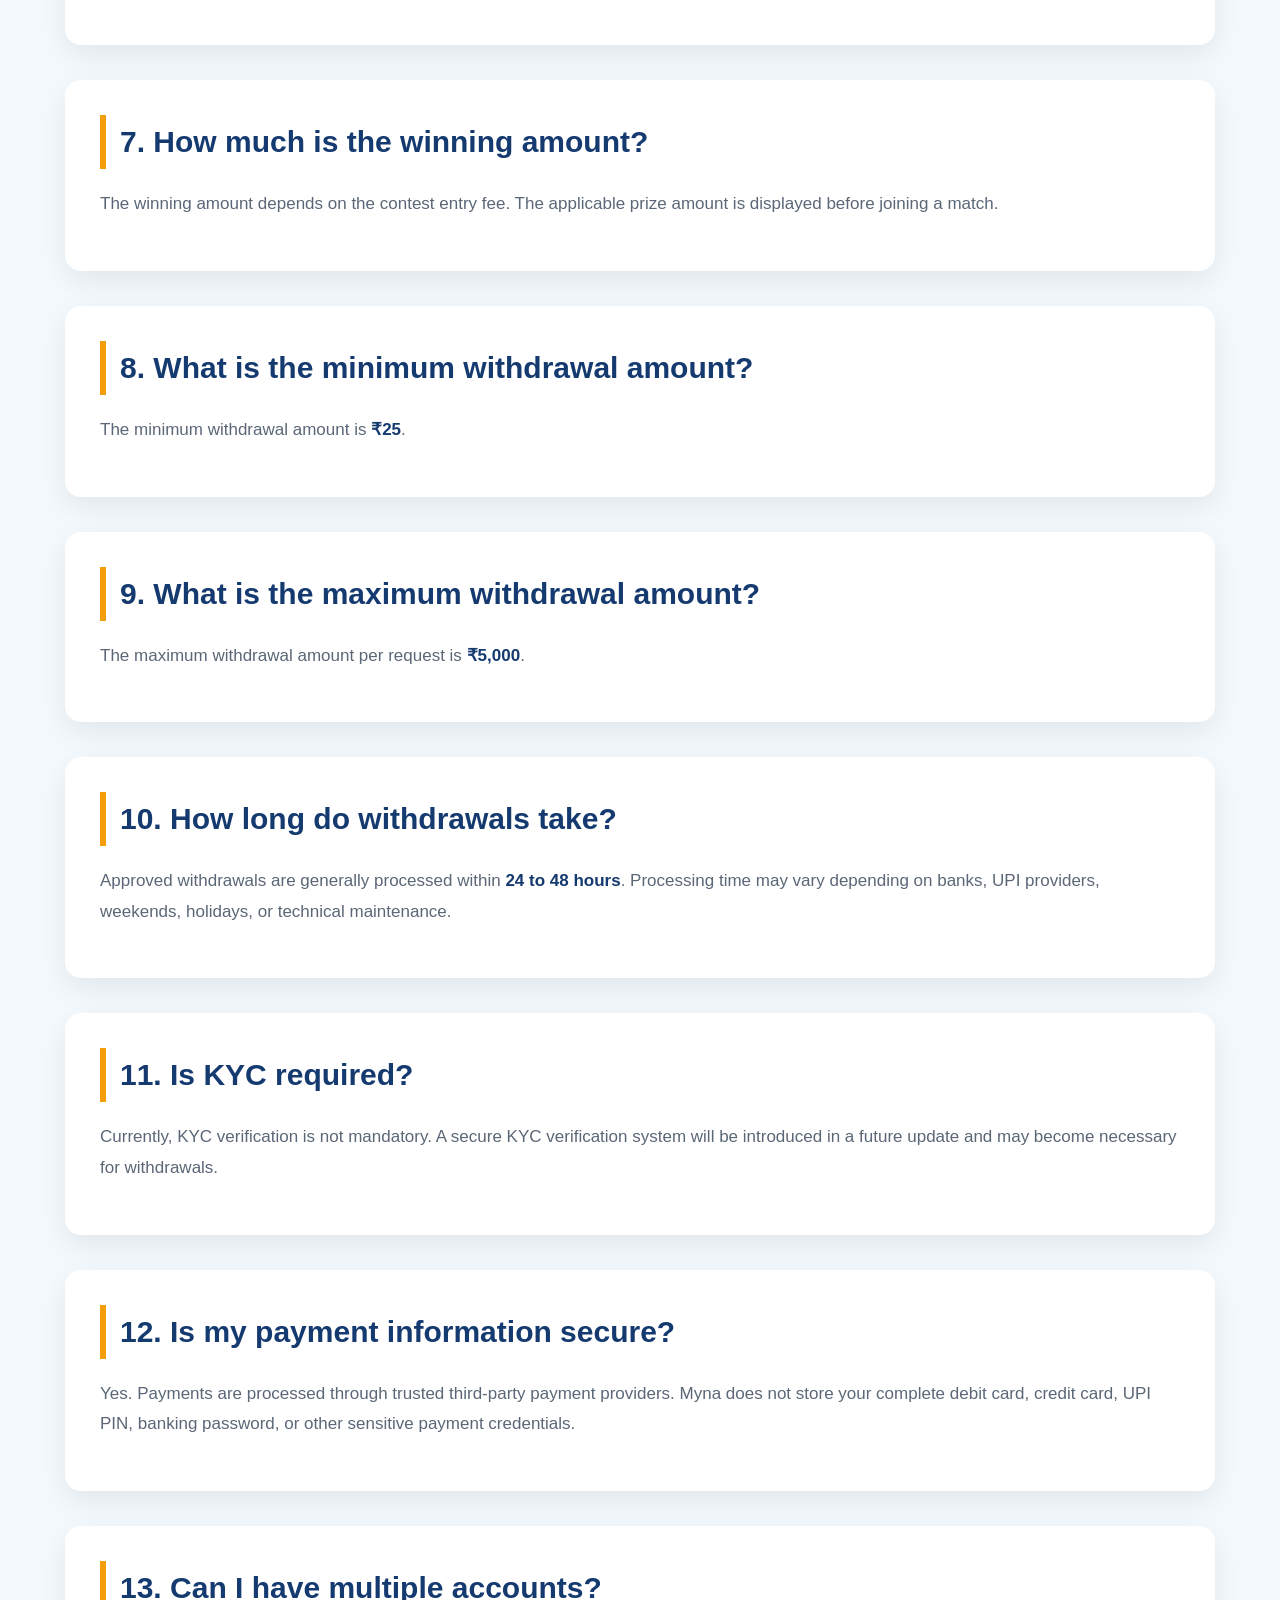
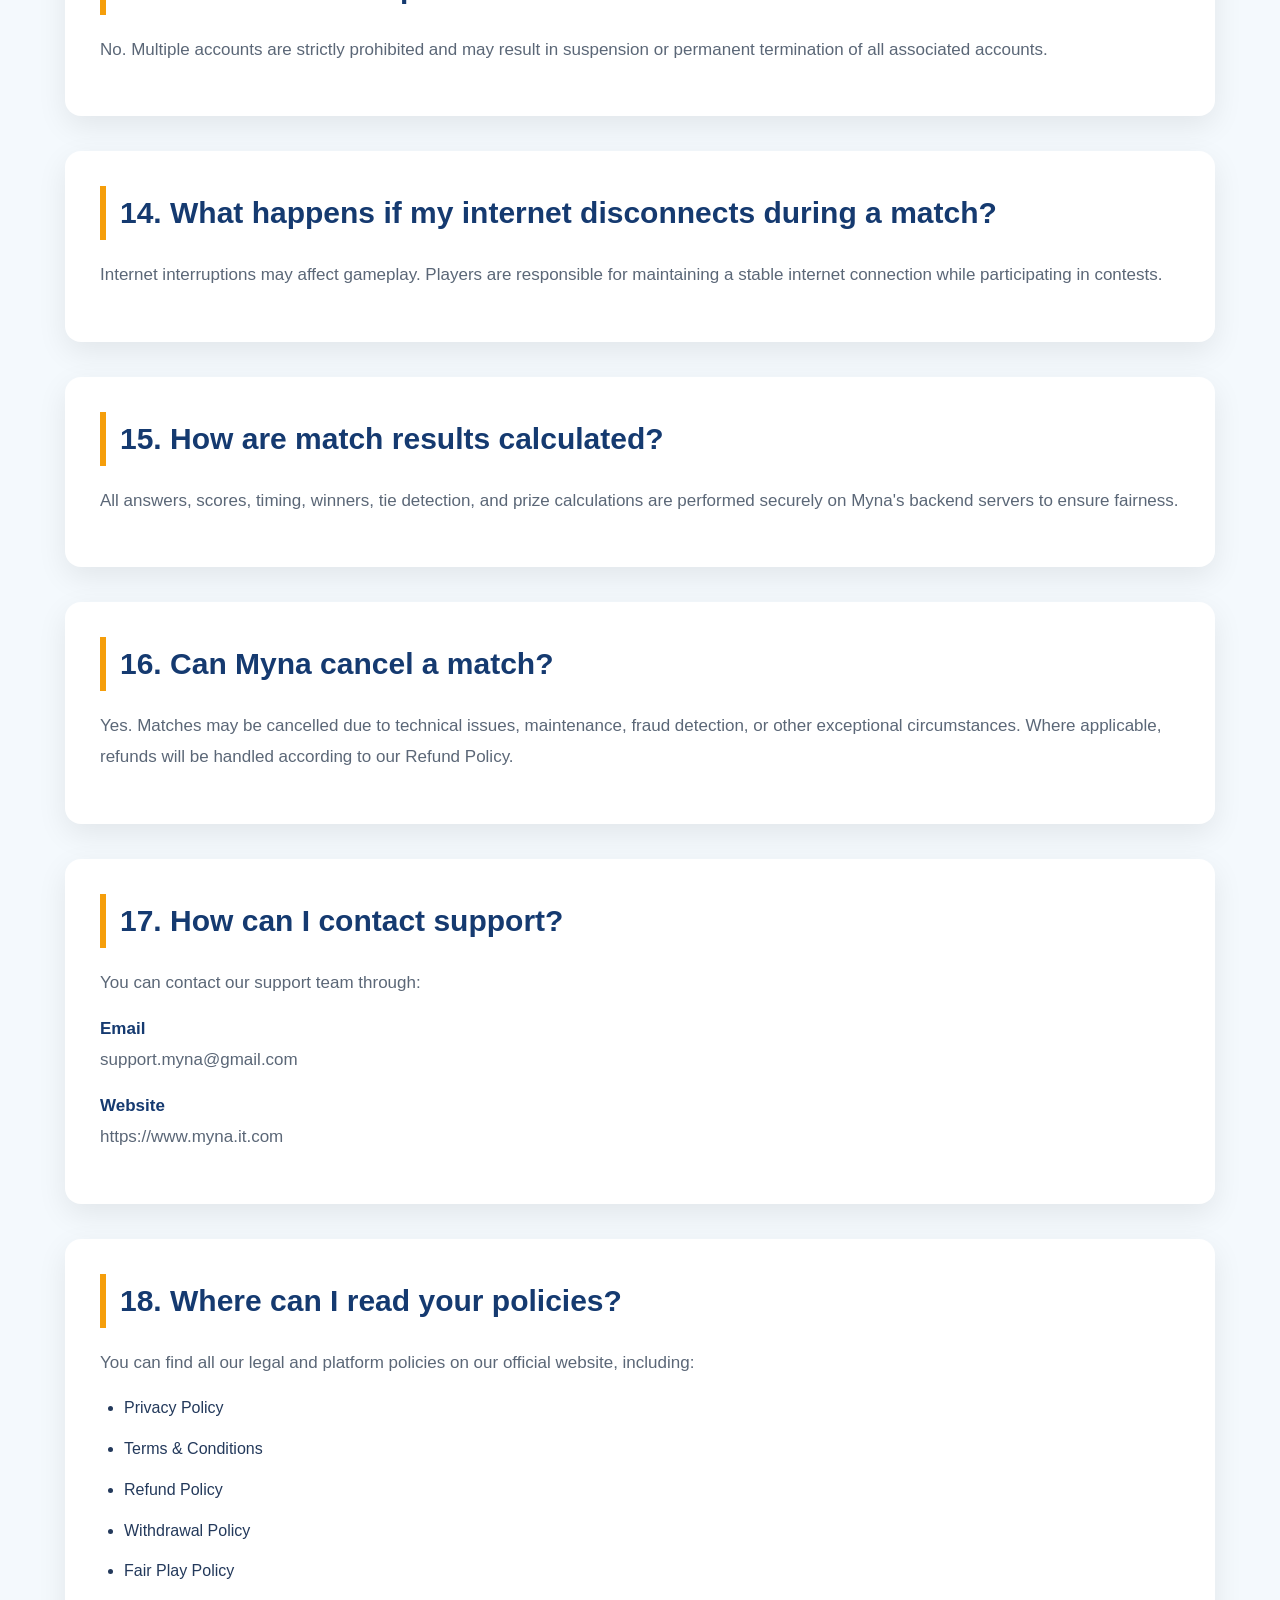
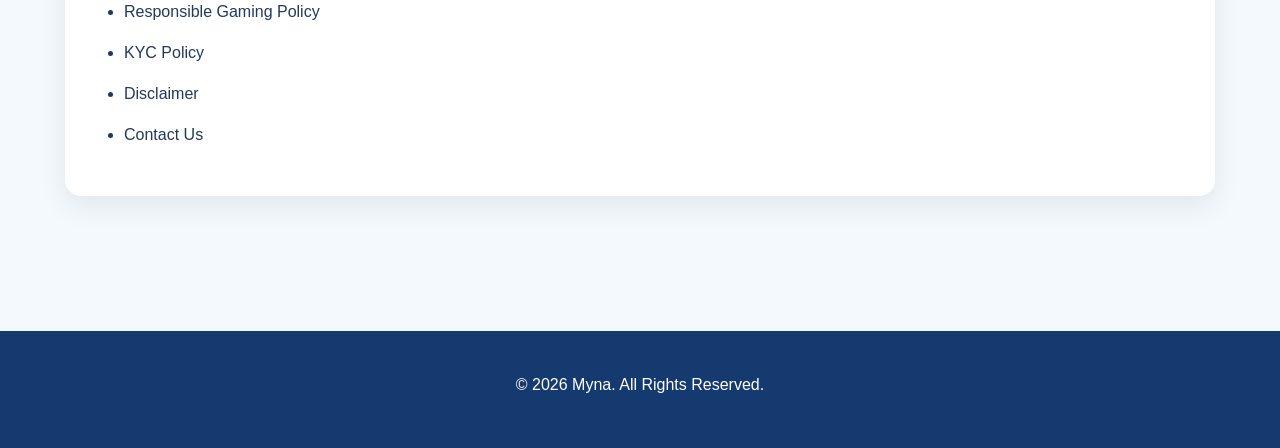
<file: faq.html>
<!DOCTYPE html>
<html lang="en">

<head>

    <meta charset="UTF-8">

    <meta name="viewport"
        content="width=device-width, initial-scale=1.0">

    <title>Frequently Asked Questions | Myna</title>

    <link rel="stylesheet" href="style.css">
<meta charset="UTF-8">

<meta name="viewport" content="width=device-width, initial-scale=1">

<title>Myna | Play Skill-Based 1 vs 1 Quiz & Win Real Cash</title>

<meta name="description"
content="Myna is a secure skill-based 1 vs 1 real money quiz platform where players compete in live quiz battles, test their knowledge, and win real cash rewards. Play fair, challenge opponents, and enjoy fast withdrawals.">

<meta name="keywords"
content="Myna, Myna Quiz, skill game, skill based game, skill based quiz, quiz app, quiz game, online quiz, 1 vs 1 quiz, one vs one quiz, real money game, real money quiz, real cash game, win real cash, cash quiz, quiz battle, knowledge game, trivia game, live quiz, competitive quiz, multiplayer quiz, online trivia, quiz competition, skill gaming, mobile quiz app, educational game, brain game, IQ quiz, fast quiz, challenge friends, India quiz app, secure wallet, instant matchmaking, wallet withdrawal, cash rewards, quiz contest, fair play, secure gaming">

<meta name="author" content="Myna">

<meta name="robots" content="index, follow, max-image-preview:large">

<meta name="theme-color" content="#153A70">

<meta name="application-name" content="Myna">

<meta name="apple-mobile-web-app-capable" content="yes">

<meta name="apple-mobile-web-app-status-bar-style" content="default">

<meta name="apple-mobile-web-app-title" content="Myna">

<meta name="format-detection" content="telephone=no">

<link rel="canonical" href="https://www.myna.it.com/">

<meta property="og:type" content="website">

<meta property="og:title" content="Myna | Play Skill-Based 1 vs 1 Quiz & Win Real Cash">

<meta property="og:description"
content="Challenge real players in skill-based quiz battles and win real cash rewards securely with Myna.">

<meta property="og:url"
content="https://www.myna.it.com/">

<meta property="og:site_name"
content="Myna">

<meta property="og:image"
content="https://www.myna.it.com/og-image.png">

<meta property="og:image:width"
content="1200">

<meta property="og:image:height"
content="630">

<meta property="og:locale"
content="en_IN">

<meta name="twitter:card"
content="summary_large_image">

<meta name="twitter:title"
content="Myna | Play Skill-Based Quiz Battles">

<meta name="twitter:description"
content="Compete in secure skill-based 1 vs 1 quiz contests and win real cash rewards.">

<meta name="twitter:image"
content="https://www.myna.it.com/og-image.png">
<script type="application/ld+json">
{
  "@context":"https://schema.org",
  "@graph":[

    {
      "@type":"Organization",
      "@id":"https://www.myna.it.com/#organization",
      "name":"Myna",
      "url":"https://www.myna.it.com/",
      "logo":"https://www.myna.it.com/Myna.png",
      "email":"support.myna@gmail.com",
      "sameAs":[]
    },

    {
      "@type":"WebSite",
      "@id":"https://www.myna.it.com/#website",
      "url":"https://www.myna.it.com/",
      "name":"Myna",
      "publisher":{
        "@id":"https://www.myna.it.com/#organization"
      },
      "potentialAction":{
        "@type":"SearchAction",
        "target":"https://www.myna.it.com/?q={search_term_string}",
        "query-input":"required name=search_term_string"
      }
    },

    {
      "@type":"WebPage",
      "@id":"https://www.myna.it.com/#webpage",
      "url":"https://www.myna.it.com/",
      "name":"Myna | Play 1 vs 1 Quiz & Win Real Cash",
      "isPartOf":{
        "@id":"https://www.myna.it.com/#website"
      },
      "description":"Myna is a skill-based 1 vs 1 quiz platform where players compete against real opponents and win real cash rewards.",
      "inLanguage":"en-IN"
    },

    {
      "@type":"SoftwareApplication",
      "name":"Myna",
      "applicationCategory":"GameApplication",
      "operatingSystem":"Android",
      "offers":{
        "@type":"Offer",
        "price":"0",
        "priceCurrency":"INR"
      },
      "description":"Myna is a skill-based 1 vs 1 quiz application where players compete against real players and win real cash rewards.",
      "url":"https://www.myna.it.com/",
      "image":"https://www.myna.it.com/Myna.png",
      "publisher":{
        "@type":"Organization",
        "name":"Myna"
      }
    }

  ]
}
</script>
</head>

<body>

<header>

<div class="container">

<nav class="navbar">

<div class="logo">

<img
src="Myna.png"
alt="Myna Logo"
class="logo-img">

<span>Myna</span>

</div>

<ul class="nav-links">

<li><a href="index.html">Home</a></li>

<li><a href="#features">Features</a></li>

<li><a href="faq.html">FAQ</a></li>

<li><a href="privacy-policy.html">Privacy</a></li>

<li><a href="terms-and-conditions.html">Terms</a></li>

<li><a href="contact-us.html">Contact</a></li>

</ul>

</nav>

</div>

</header>

<main class="container">

<section>

<h2>1. What is Myna?</h2>

<p>

Myna is a real-money, skill-based 1 vs 1 quiz platform where players compete by answering quiz questions. Winners receive prize money based on their performance.

</p>

</section>

<section>

<h2>2. How do I create an account?</h2>

<p>

Download the Myna app, register using your mobile number, complete OTP verification, and you're ready to play.

</p>

</section>

<section>

<h2>3. How do I add money to my wallet?</h2>

<p>

Go to the Wallet section in the app and add money using the available payment methods.

Payments are securely processed through trusted payment providers.

</p>

</section>

<section>

<h2>4. What is the minimum entry fee?</h2>

<p>

Entry fees depend on the available contests.

Myna currently supports contests starting from ₹5.

</p>

</section>

<section>

<h2>5. How is the winner decided?</h2>

<p>

The winner is determined based on the official server-side scoring system, considering answer accuracy and response time.

The server's decision is final.

</p>

</section>

<section>

<h2>6. What happens if both players score the same?</h2>

<p>

If a match ends in a tie, the prize amount may be equally divided between both eligible players according to Myna's contest rules.

</p>

</section>

<section>

<h2>7. How much is the winning amount?</h2>

<p>

The winning amount depends on the contest entry fee.

The applicable prize amount is displayed before joining a match.

</p>

</section>

<section>

<h2>8. What is the minimum withdrawal amount?</h2>

<p>

The minimum withdrawal amount is <strong>₹25</strong>.

</p>

</section>

<section>

<h2>9. What is the maximum withdrawal amount?</h2>

<p>

The maximum withdrawal amount per request is <strong>₹5,000</strong>.

</p>

</section>

<section>

<h2>10. How long do withdrawals take?</h2>

<p>

Approved withdrawals are generally processed within <strong>24 to 48 hours</strong>.

Processing time may vary depending on banks, UPI providers, weekends, holidays, or technical maintenance.

</p>

</section>

<section>

<h2>11. Is KYC required?</h2>

<p>

Currently, KYC verification is not mandatory.

A secure KYC verification system will be introduced in a future update and may become necessary for withdrawals.

</p>

</section>

<section>

<h2>12. Is my payment information secure?</h2>

<p>

Yes.

Payments are processed through trusted third-party payment providers.

Myna does not store your complete debit card, credit card, UPI PIN, banking password, or other sensitive payment credentials.

</p>

</section>

<section>

<h2>13. Can I have multiple accounts?</h2>

<p>

No.

Multiple accounts are strictly prohibited and may result in suspension or permanent termination of all associated accounts.

</p>

</section>

<section>

<h2>14. What happens if my internet disconnects during a match?</h2>

<p>

Internet interruptions may affect gameplay.

Players are responsible for maintaining a stable internet connection while participating in contests.

</p>

</section>

<section>

<h2>15. How are match results calculated?</h2>

<p>

All answers, scores, timing, winners, tie detection, and prize calculations are performed securely on Myna's backend servers to ensure fairness.

</p>

</section>

<section>

<h2>16. Can Myna cancel a match?</h2>

<p>

Yes.

Matches may be cancelled due to technical issues, maintenance, fraud detection, or other exceptional circumstances.

Where applicable, refunds will be handled according to our Refund Policy.

</p>

</section>

<section>

<h2>17. How can I contact support?</h2>

<p>

You can contact our support team through:

</p>

<p>

<strong>Email</strong><br>

support.myna@gmail.com

</p>

<p>

<strong>Website</strong><br>

https://www.myna.it.com

</p>

</section>

<section>

<h2>18. Where can I read your policies?</h2>

<p>

You can find all our legal and platform policies on our official website, including:

</p>

<ul>

<li>Privacy Policy</li>

<li>Terms & Conditions</li>

<li>Refund Policy</li>

<li>Withdrawal Policy</li>

<li>Fair Play Policy</li>

<li>Responsible Gaming Policy</li>

<li>KYC Policy</li>

<li>Disclaimer</li>

<li>Contact Us</li>

</ul>

</section>

</main>

<footer>

<div class="container">

<p>

© 2026 Myna. All Rights Reserved.

</p>

</div>

</footer>

</body>

</html>
</file>
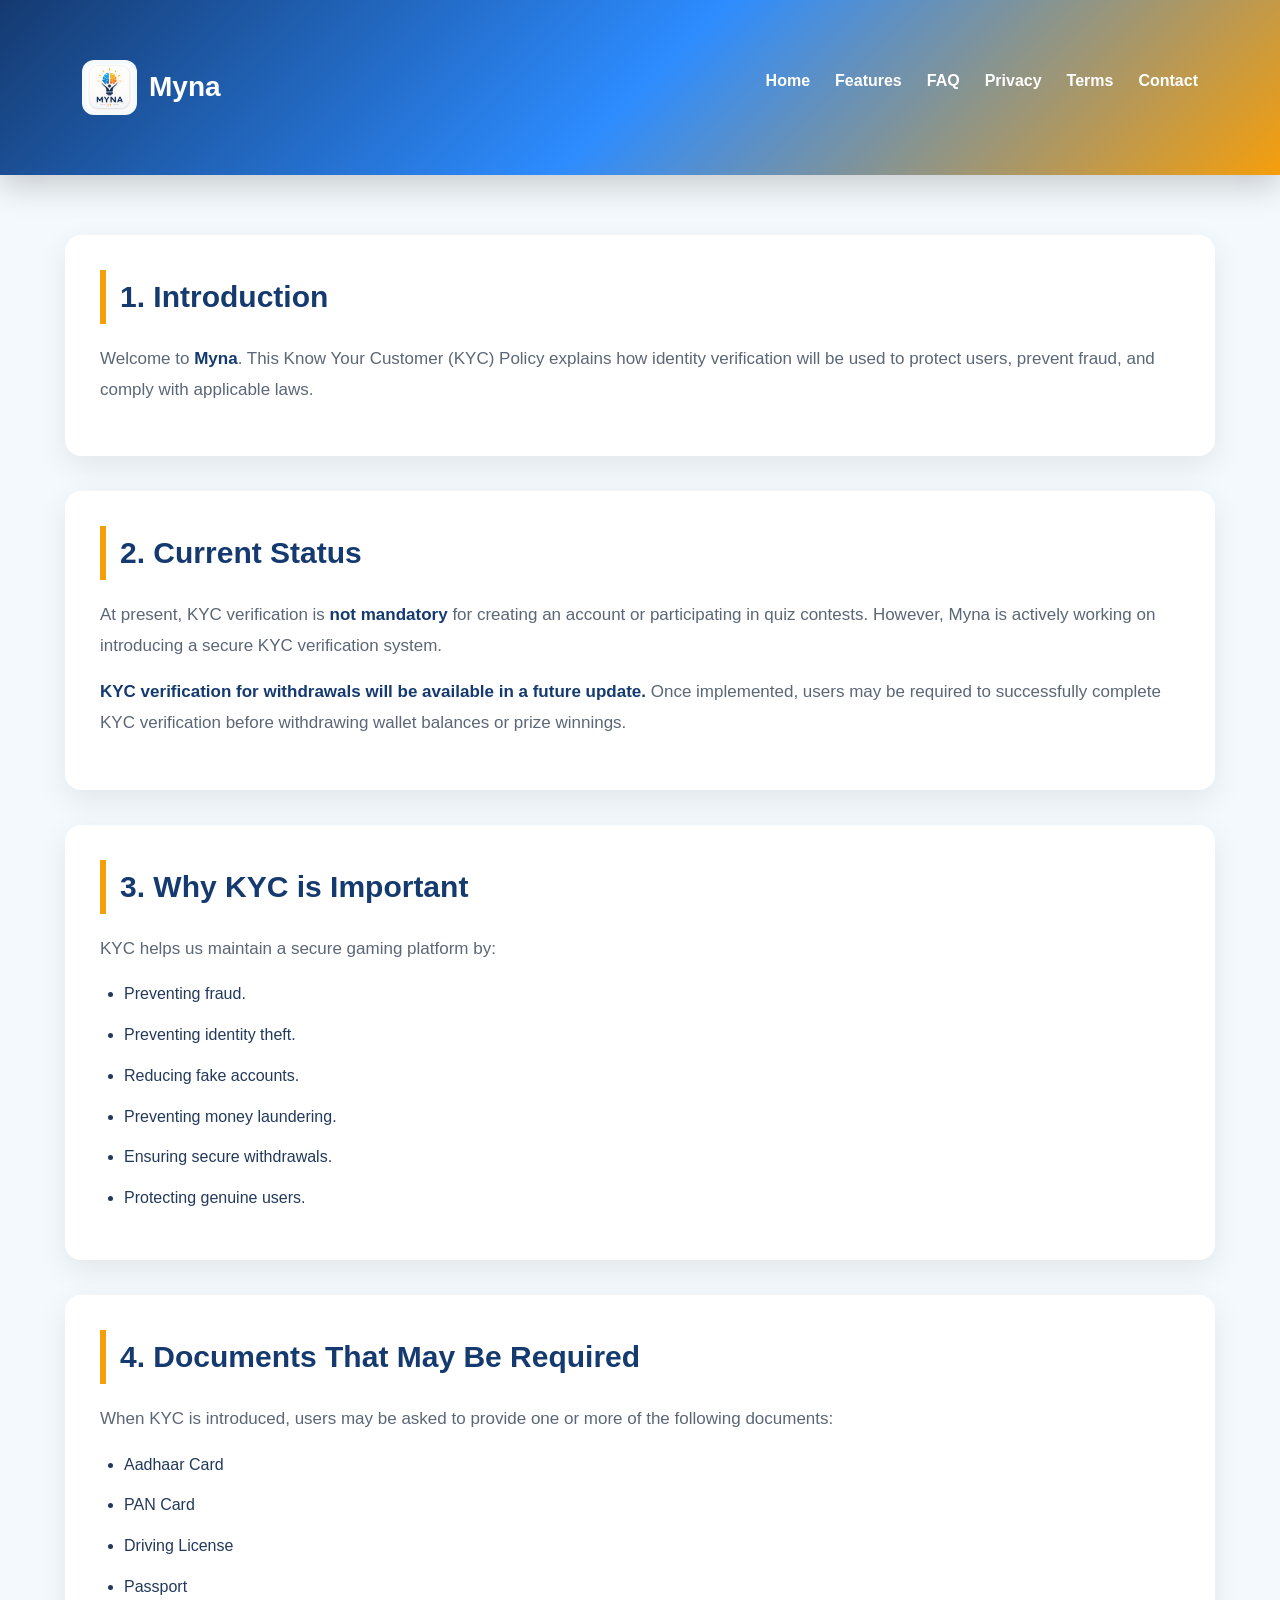
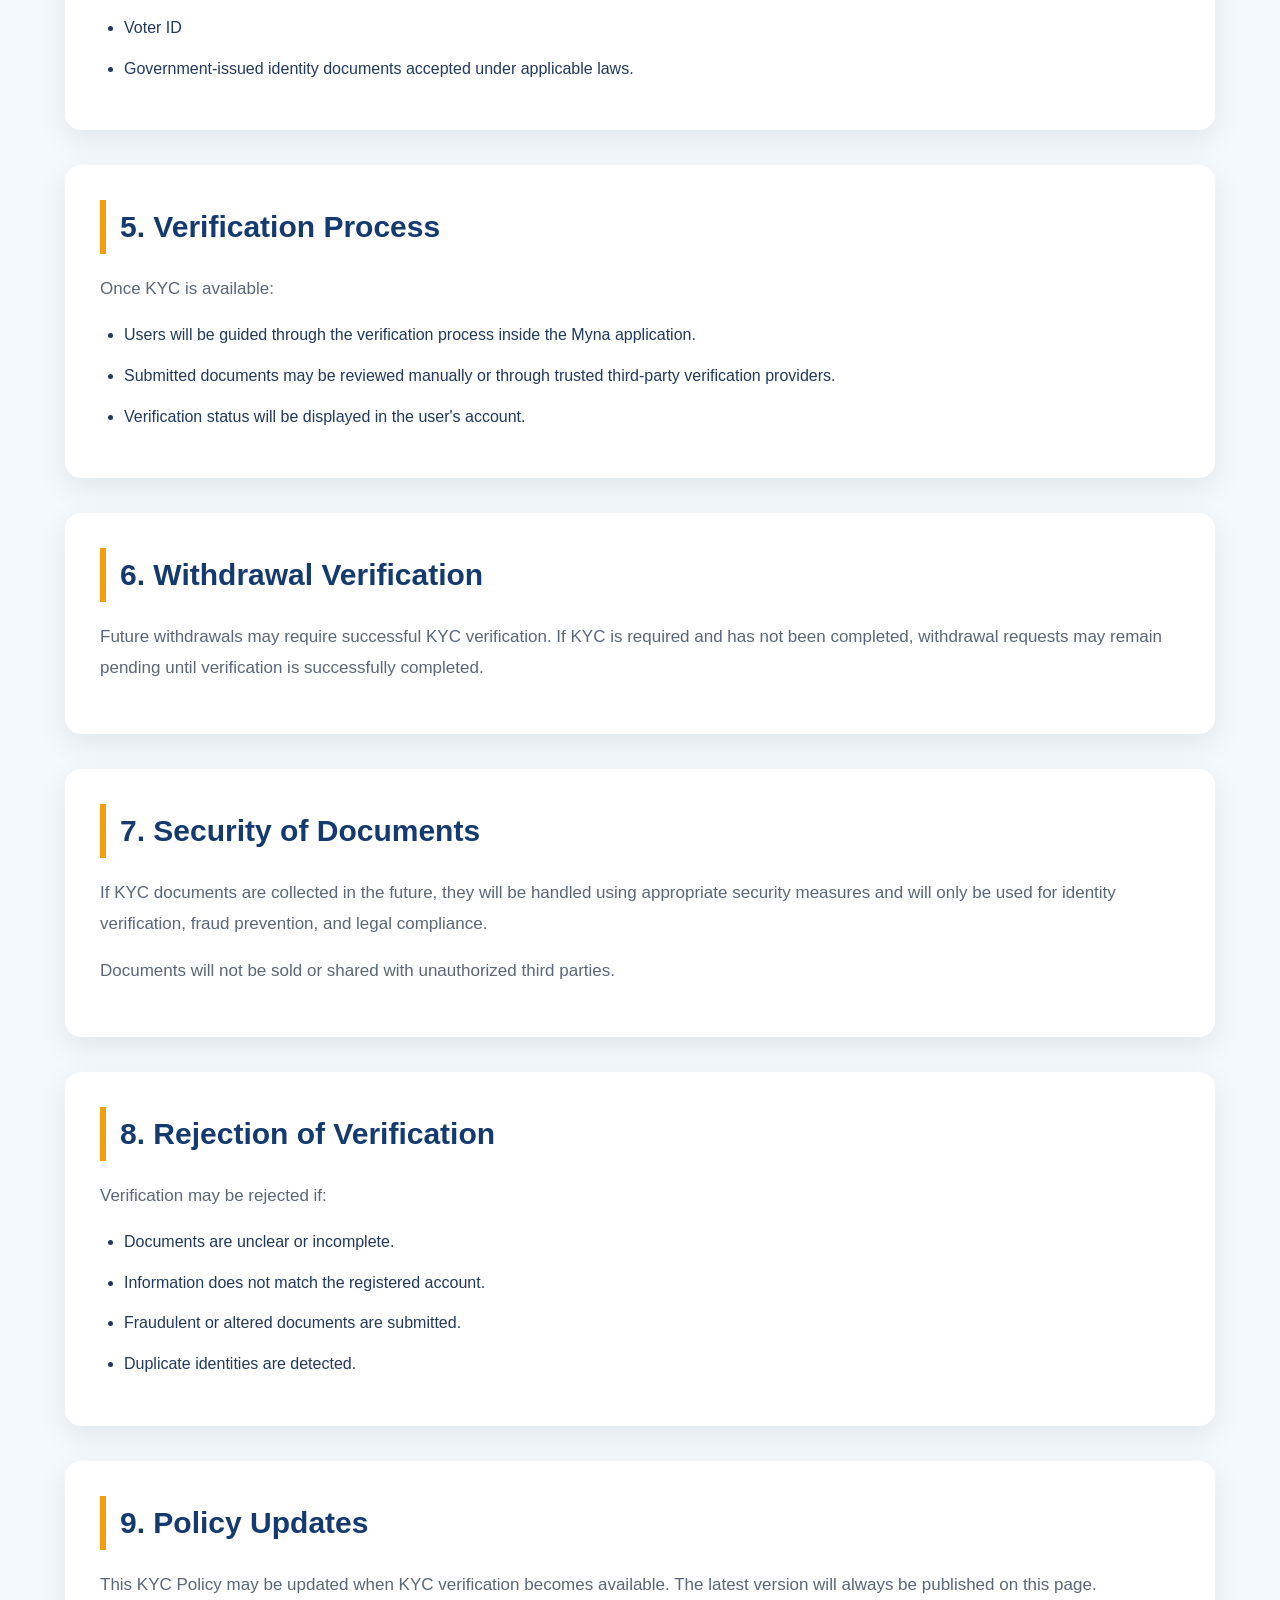
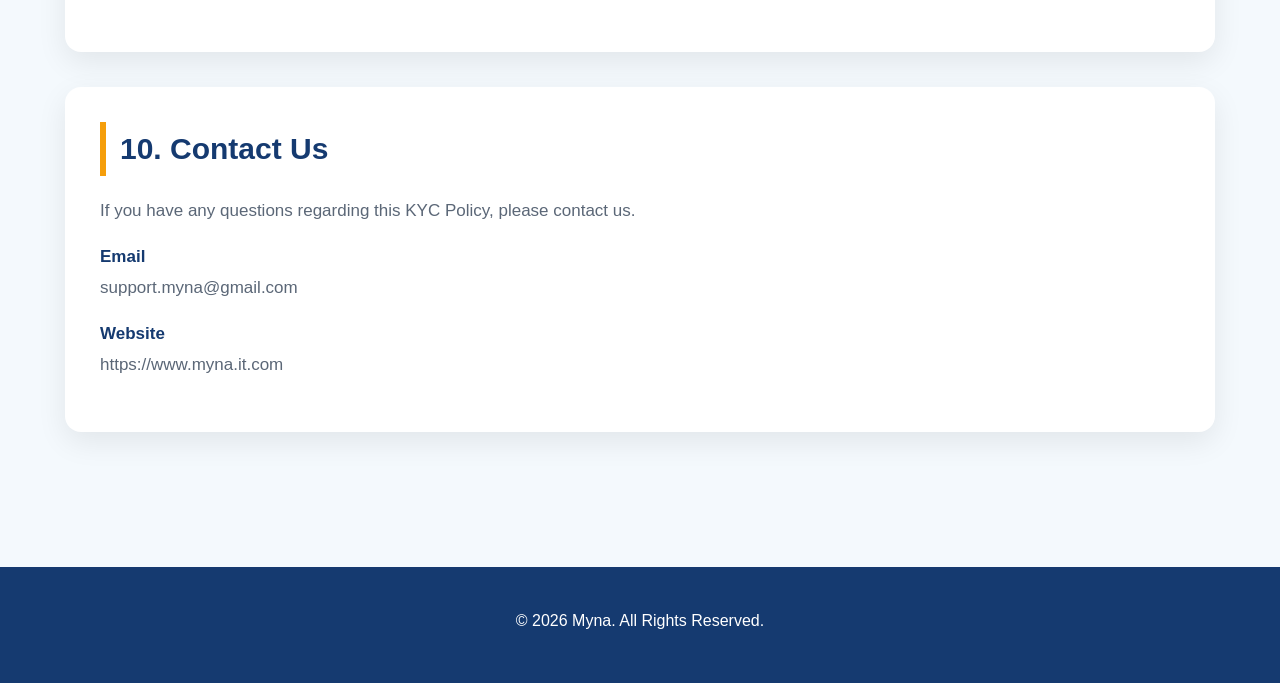
<file: kyc-policy.html>
<!DOCTYPE html>
<html lang="en">

<head>

    <meta charset="UTF-8">

    <meta name="viewport" content="width=device-width, initial-scale=1.0">

    <title>KYC Policy | Myna</title>

    <link rel="stylesheet" href="style.css">
<meta charset="UTF-8">

<meta name="viewport" content="width=device-width, initial-scale=1">

<title>Myna | Play Skill-Based 1 vs 1 Quiz & Win Real Cash</title>

<meta name="description"
content="Myna is a secure skill-based 1 vs 1 real money quiz platform where players compete in live quiz battles, test their knowledge, and win real cash rewards. Play fair, challenge opponents, and enjoy fast withdrawals.">

<meta name="keywords"
content="Myna, Myna Quiz, skill game, skill based game, skill based quiz, quiz app, quiz game, online quiz, 1 vs 1 quiz, one vs one quiz, real money game, real money quiz, real cash game, win real cash, cash quiz, quiz battle, knowledge game, trivia game, live quiz, competitive quiz, multiplayer quiz, online trivia, quiz competition, skill gaming, mobile quiz app, educational game, brain game, IQ quiz, fast quiz, challenge friends, India quiz app, secure wallet, instant matchmaking, wallet withdrawal, cash rewards, quiz contest, fair play, secure gaming">

<meta name="author" content="Myna">

<meta name="robots" content="index, follow, max-image-preview:large">

<meta name="theme-color" content="#153A70">

<meta name="application-name" content="Myna">

<meta name="apple-mobile-web-app-capable" content="yes">

<meta name="apple-mobile-web-app-status-bar-style" content="default">

<meta name="apple-mobile-web-app-title" content="Myna">

<meta name="format-detection" content="telephone=no">

<link rel="canonical" href="https://www.myna.it.com/">

<meta property="og:type" content="website">

<meta property="og:title" content="Myna | Play Skill-Based 1 vs 1 Quiz & Win Real Cash">

<meta property="og:description"
content="Challenge real players in skill-based quiz battles and win real cash rewards securely with Myna.">

<meta property="og:url"
content="https://www.myna.it.com/">

<meta property="og:site_name"
content="Myna">

<meta property="og:image"
content="https://www.myna.it.com/og-image.png">

<meta property="og:image:width"
content="1200">

<meta property="og:image:height"
content="630">

<meta property="og:locale"
content="en_IN">

<meta name="twitter:card"
content="summary_large_image">

<meta name="twitter:title"
content="Myna | Play Skill-Based Quiz Battles">

<meta name="twitter:description"
content="Compete in secure skill-based 1 vs 1 quiz contests and win real cash rewards.">

<meta name="twitter:image"
content="https://www.myna.it.com/og-image.png">
<script type="application/ld+json">
{
  "@context":"https://schema.org",
  "@graph":[

    {
      "@type":"Organization",
      "@id":"https://www.myna.it.com/#organization",
      "name":"Myna",
      "url":"https://www.myna.it.com/",
      "logo":"https://www.myna.it.com/Myna.png",
      "email":"support.myna@gmail.com",
      "sameAs":[]
    },

    {
      "@type":"WebSite",
      "@id":"https://www.myna.it.com/#website",
      "url":"https://www.myna.it.com/",
      "name":"Myna",
      "publisher":{
        "@id":"https://www.myna.it.com/#organization"
      },
      "potentialAction":{
        "@type":"SearchAction",
        "target":"https://www.myna.it.com/?q={search_term_string}",
        "query-input":"required name=search_term_string"
      }
    },

    {
      "@type":"WebPage",
      "@id":"https://www.myna.it.com/#webpage",
      "url":"https://www.myna.it.com/",
      "name":"Myna | Play 1 vs 1 Quiz & Win Real Cash",
      "isPartOf":{
        "@id":"https://www.myna.it.com/#website"
      },
      "description":"Myna is a skill-based 1 vs 1 quiz platform where players compete against real opponents and win real cash rewards.",
      "inLanguage":"en-IN"
    },

    {
      "@type":"SoftwareApplication",
      "name":"Myna",
      "applicationCategory":"GameApplication",
      "operatingSystem":"Android",
      "offers":{
        "@type":"Offer",
        "price":"0",
        "priceCurrency":"INR"
      },
      "description":"Myna is a skill-based 1 vs 1 quiz application where players compete against real players and win real cash rewards.",
      "url":"https://www.myna.it.com/",
      "image":"https://www.myna.it.com/Myna.png",
      "publisher":{
        "@type":"Organization",
        "name":"Myna"
      }
    }

  ]
}
</script>
</head>

<body>

<header>

<div class="container">

<nav class="navbar">

<div class="logo">

<img
src="Myna.png"
alt="Myna Logo"
class="logo-img">

<span>Myna</span>

</div>

<ul class="nav-links">

<li><a href="index.html">Home</a></li>

<li><a href="#features">Features</a></li>

<li><a href="faq.html">FAQ</a></li>

<li><a href="privacy-policy.html">Privacy</a></li>

<li><a href="terms-and-conditions.html">Terms</a></li>

<li><a href="contact-us.html">Contact</a></li>

</ul>

</nav>

</div>

</header>

<main class="container">

<section>

<h2>1. Introduction</h2>

<p>

Welcome to <strong>Myna</strong>.

This Know Your Customer (KYC) Policy explains how identity verification will be used to protect users, prevent fraud, and comply with applicable laws.

</p>

</section>

<section>

<h2>2. Current Status</h2>

<p>

At present, KYC verification is <strong>not mandatory</strong> for creating an account or participating in quiz contests.

However, Myna is actively working on introducing a secure KYC verification system.

</p>

<p>

<strong>KYC verification for withdrawals will be available in a future update.</strong>

Once implemented, users may be required to successfully complete KYC verification before withdrawing wallet balances or prize winnings.

</p>

</section>

<section>

<h2>3. Why KYC is Important</h2>

<p>

KYC helps us maintain a secure gaming platform by:

</p>

<ul>

<li>Preventing fraud.</li>

<li>Preventing identity theft.</li>

<li>Reducing fake accounts.</li>

<li>Preventing money laundering.</li>

<li>Ensuring secure withdrawals.</li>

<li>Protecting genuine users.</li>

</ul>

</section>

<section>

<h2>4. Documents That May Be Required</h2>

<p>

When KYC is introduced, users may be asked to provide one or more of the following documents:

</p>

<ul>

<li>Aadhaar Card</li>

<li>PAN Card</li>

<li>Driving License</li>

<li>Passport</li>

<li>Voter ID</li>

<li>Government-issued identity documents accepted under applicable laws.</li>

</ul>

</section>

<section>

<h2>5. Verification Process</h2>

<p>

Once KYC is available:

</p>

<ul>

<li>Users will be guided through the verification process inside the Myna application.</li>

<li>Submitted documents may be reviewed manually or through trusted third-party verification providers.</li>

<li>Verification status will be displayed in the user's account.</li>

</ul>

</section>

<section>

<h2>6. Withdrawal Verification</h2>

<p>

Future withdrawals may require successful KYC verification.

If KYC is required and has not been completed, withdrawal requests may remain pending until verification is successfully completed.

</p>

</section>

<section>

<h2>7. Security of Documents</h2>

<p>

If KYC documents are collected in the future, they will be handled using appropriate security measures and will only be used for identity verification, fraud prevention, and legal compliance.

</p>

<p>

Documents will not be sold or shared with unauthorized third parties.

</p>

</section>

<section>

<h2>8. Rejection of Verification</h2>

<p>

Verification may be rejected if:

</p>

<ul>

<li>Documents are unclear or incomplete.</li>

<li>Information does not match the registered account.</li>

<li>Fraudulent or altered documents are submitted.</li>

<li>Duplicate identities are detected.</li>

</ul>

</section>

<section>

<h2>9. Policy Updates</h2>

<p>

This KYC Policy may be updated when KYC verification becomes available.

The latest version will always be published on this page.

</p>

</section>

<section>

<h2>10. Contact Us</h2>

<p>

If you have any questions regarding this KYC Policy, please contact us.

</p>

<p>

<strong>Email</strong><br>

support.myna@gmail.com

</p>

<p>

<strong>Website</strong><br>

https://www.myna.it.com

</p>

</section>

</main>

<footer>

<div class="container">

<p>

© 2026 Myna. All Rights Reserved.

</p>

</div>

</footer>

</body>

</html>
</file>
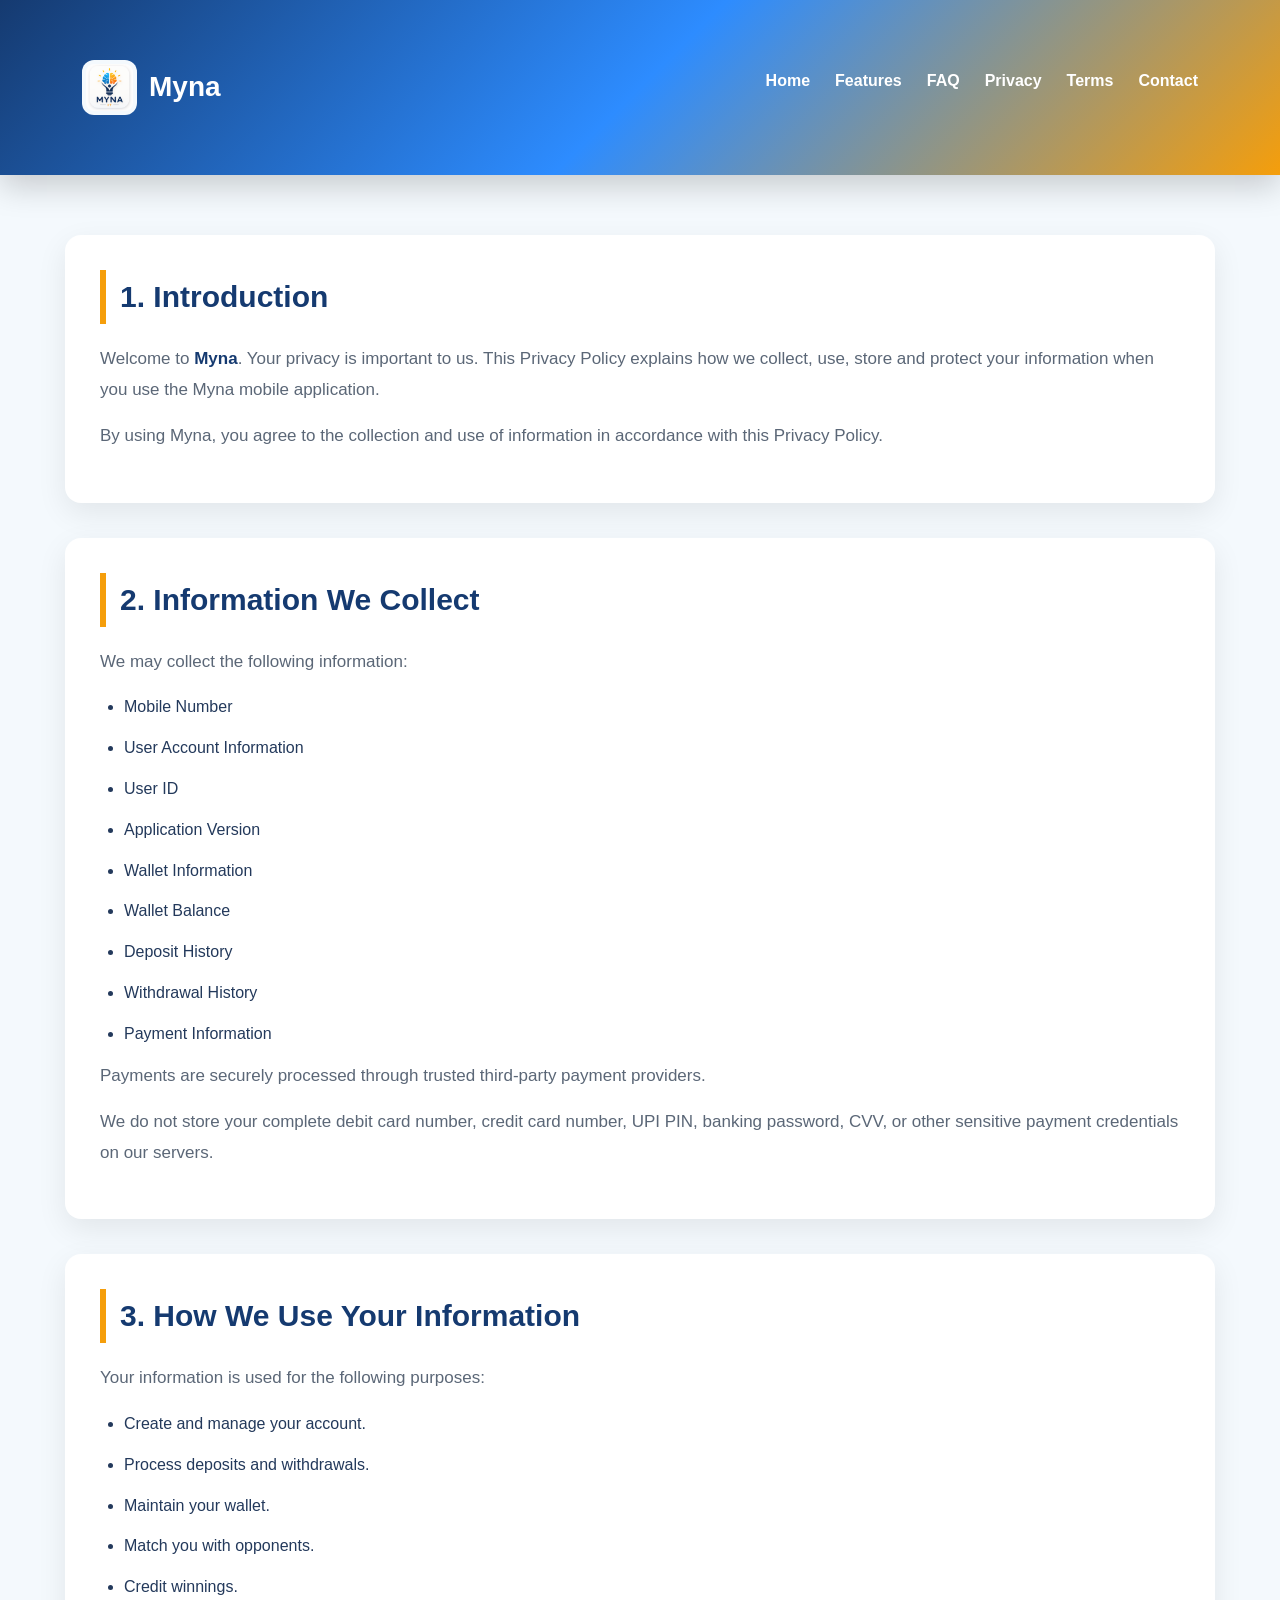
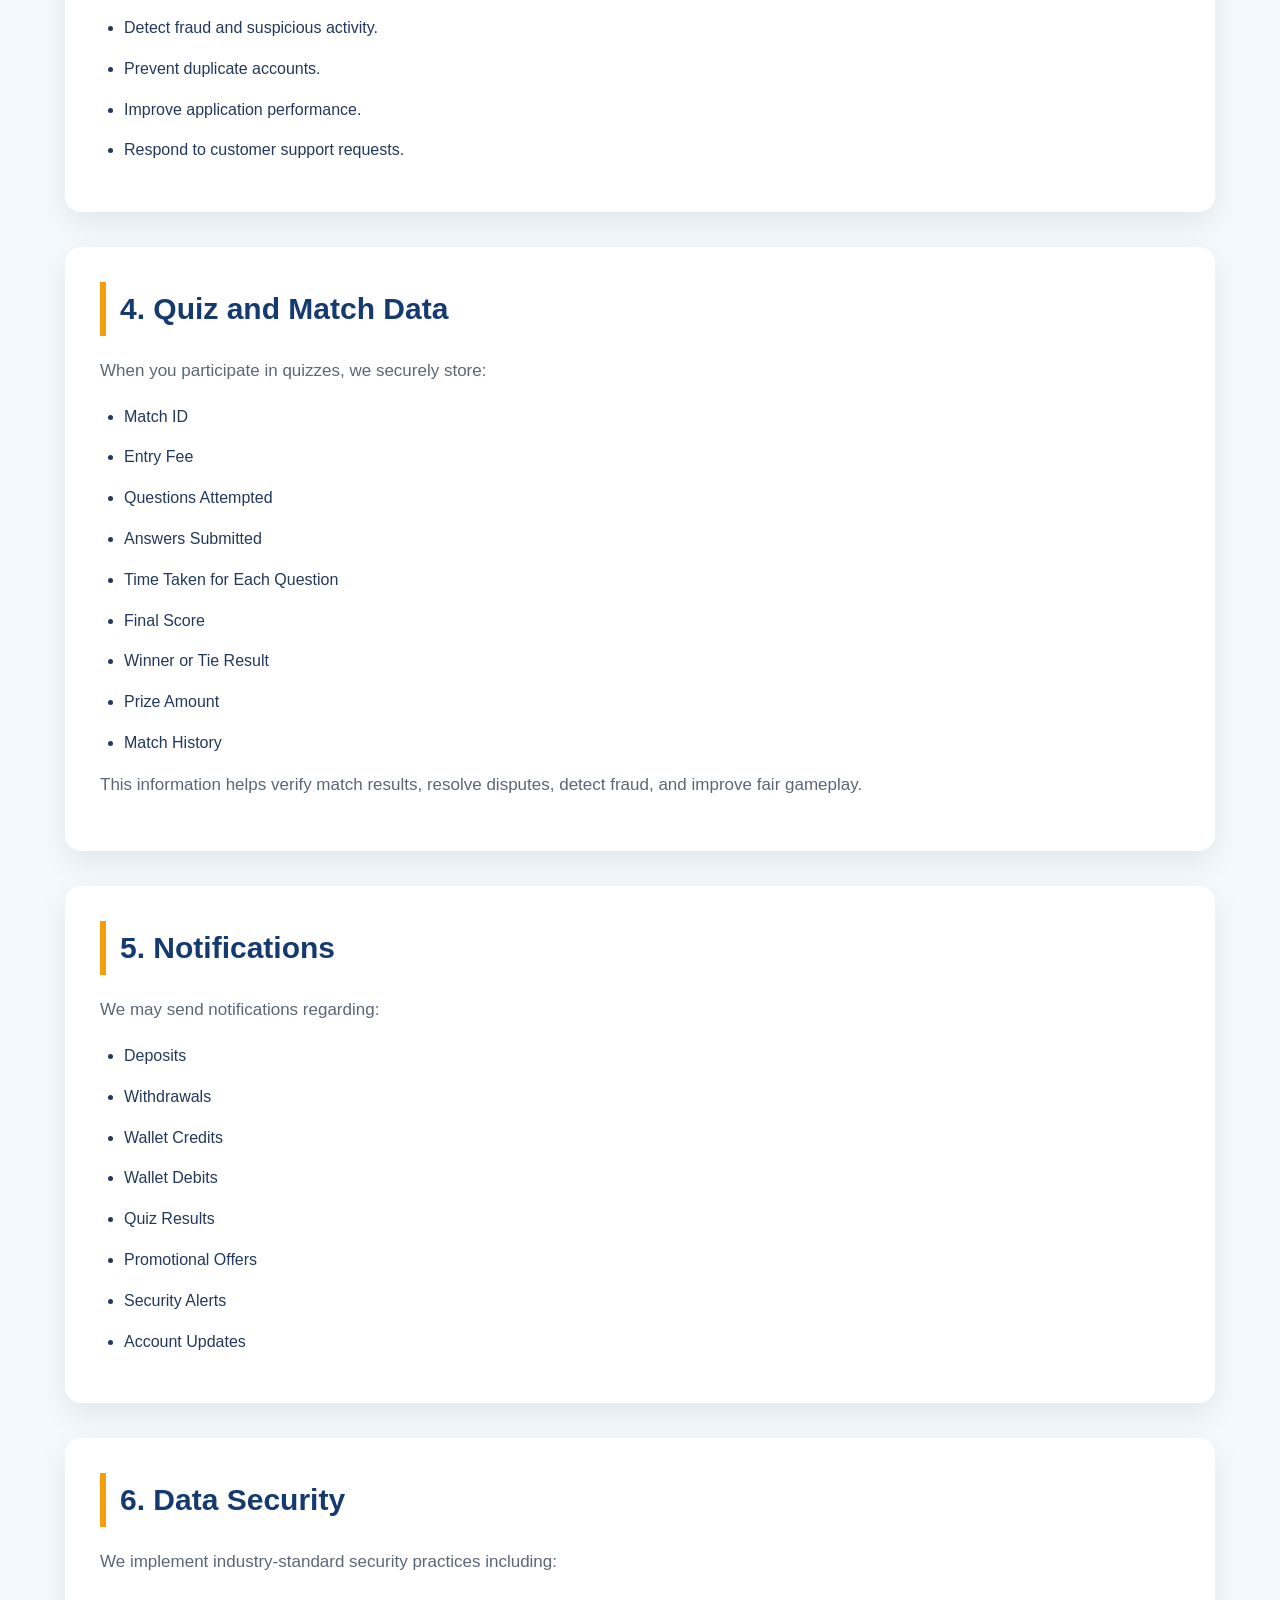
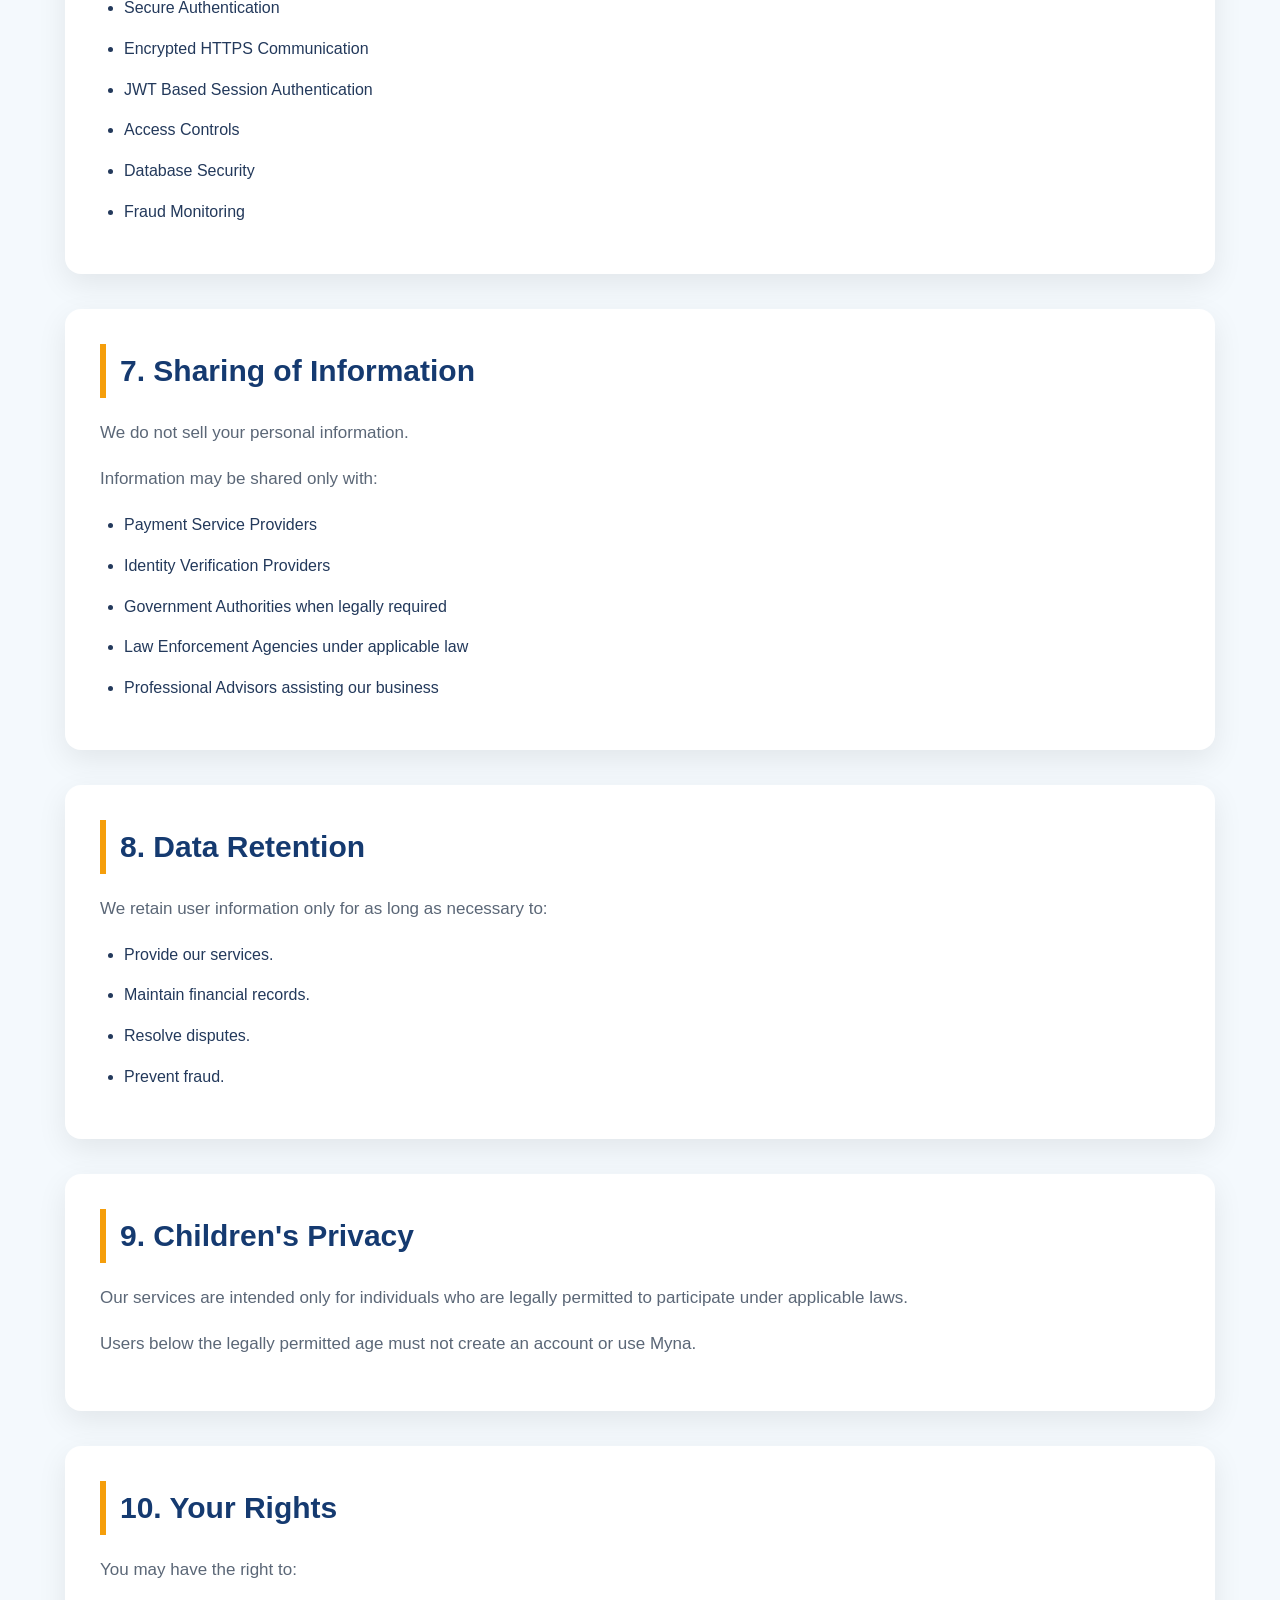
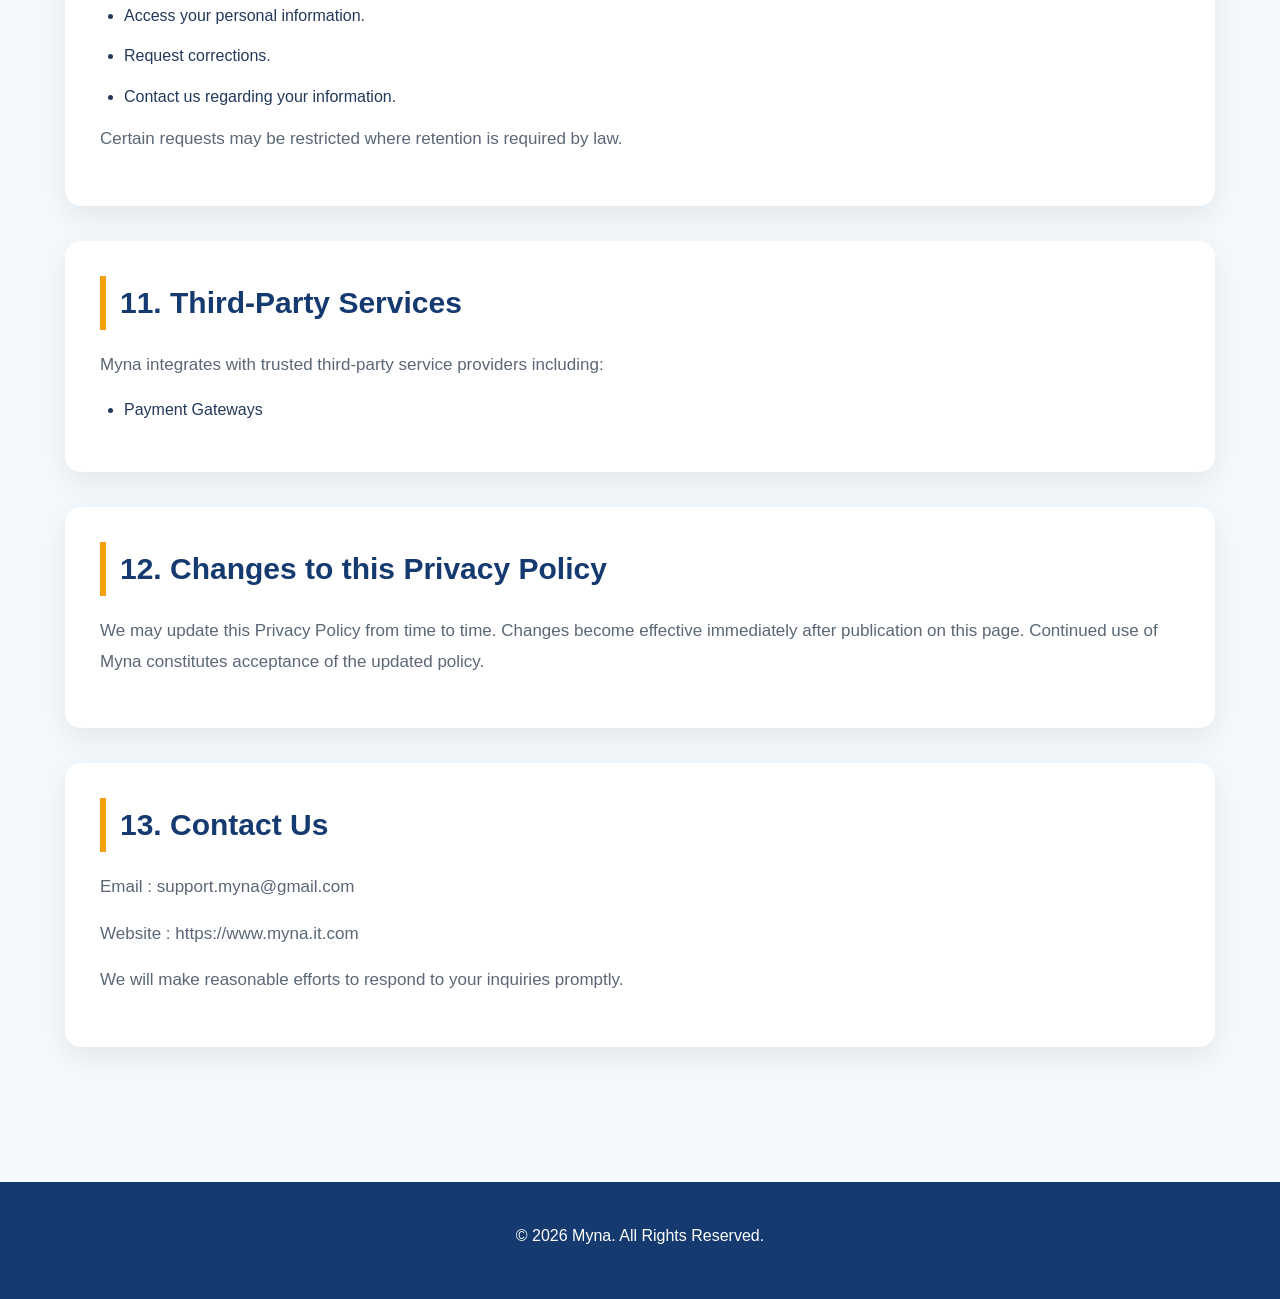
<file: privacy-policy.html>
<!DOCTYPE html>
<html lang="en">
<head>
    <meta charset="UTF-8">
    <meta name="viewport" content="width=device-width, initial-scale=1.0">
    <title>Privacy Policy | Myna</title>

    <link rel="stylesheet" href="style.css">
    <meta charset="UTF-8">

<meta name="viewport" content="width=device-width, initial-scale=1">

<title>Myna | Play Skill-Based 1 vs 1 Quiz & Win Real Cash</title>

<meta name="description"
content="Myna is a secure skill-based 1 vs 1 real money quiz platform where players compete in live quiz battles, test their knowledge, and win real cash rewards. Play fair, challenge opponents, and enjoy fast withdrawals.">

<meta name="keywords"
content="Myna, Myna Quiz, skill game, skill based game, skill based quiz, quiz app, quiz game, online quiz, 1 vs 1 quiz, one vs one quiz, real money game, real money quiz, real cash game, win real cash, cash quiz, quiz battle, knowledge game, trivia game, live quiz, competitive quiz, multiplayer quiz, online trivia, quiz competition, skill gaming, mobile quiz app, educational game, brain game, IQ quiz, fast quiz, challenge friends, India quiz app, secure wallet, instant matchmaking, wallet withdrawal, cash rewards, quiz contest, fair play, secure gaming">

<meta name="author" content="Myna">

<meta name="robots" content="index, follow, max-image-preview:large">

<meta name="theme-color" content="#153A70">

<meta name="application-name" content="Myna">

<meta name="apple-mobile-web-app-capable" content="yes">

<meta name="apple-mobile-web-app-status-bar-style" content="default">

<meta name="apple-mobile-web-app-title" content="Myna">

<meta name="format-detection" content="telephone=no">

<link rel="canonical" href="https://www.myna.it.com/">

<meta property="og:type" content="website">

<meta property="og:title" content="Myna | Play Skill-Based 1 vs 1 Quiz & Win Real Cash">

<meta property="og:description"
content="Challenge real players in skill-based quiz battles and win real cash rewards securely with Myna.">

<meta property="og:url"
content="https://www.myna.it.com/">

<meta property="og:site_name"
content="Myna">

<meta property="og:image"
content="https://www.myna.it.com/og-image.png">

<meta property="og:image:width"
content="1200">

<meta property="og:image:height"
content="630">

<meta property="og:locale"
content="en_IN">

<meta name="twitter:card"
content="summary_large_image">

<meta name="twitter:title"
content="Myna | Play Skill-Based Quiz Battles">

<meta name="twitter:description"
content="Compete in secure skill-based 1 vs 1 quiz contests and win real cash rewards.">

<meta name="twitter:image"
content="https://www.myna.it.com/og-image.png">
<script type="application/ld+json">
{
  "@context":"https://schema.org",
  "@graph":[

    {
      "@type":"Organization",
      "@id":"https://www.myna.it.com/#organization",
      "name":"Myna",
      "url":"https://www.myna.it.com/",
      "logo":"https://www.myna.it.com/Myna.png",
      "email":"support.myna@gmail.com",
      "sameAs":[]
    },

    {
      "@type":"WebSite",
      "@id":"https://www.myna.it.com/#website",
      "url":"https://www.myna.it.com/",
      "name":"Myna",
      "publisher":{
        "@id":"https://www.myna.it.com/#organization"
      },
      "potentialAction":{
        "@type":"SearchAction",
        "target":"https://www.myna.it.com/?q={search_term_string}",
        "query-input":"required name=search_term_string"
      }
    },

    {
      "@type":"WebPage",
      "@id":"https://www.myna.it.com/#webpage",
      "url":"https://www.myna.it.com/",
      "name":"Myna | Play 1 vs 1 Quiz & Win Real Cash",
      "isPartOf":{
        "@id":"https://www.myna.it.com/#website"
      },
      "description":"Myna is a skill-based 1 vs 1 quiz platform where players compete against real opponents and win real cash rewards.",
      "inLanguage":"en-IN"
    },

    {
      "@type":"SoftwareApplication",
      "name":"Myna",
      "applicationCategory":"GameApplication",
      "operatingSystem":"Android",
      "offers":{
        "@type":"Offer",
        "price":"0",
        "priceCurrency":"INR"
      },
      "description":"Myna is a skill-based 1 vs 1 quiz application where players compete against real players and win real cash rewards.",
      "url":"https://www.myna.it.com/",
      "image":"https://www.myna.it.com/Myna.png",
      "publisher":{
        "@type":"Organization",
        "name":"Myna"
      }
    }

  ]
}
</script>
</head>

<body>

<header>

<div class="container">

<nav class="navbar">

<div class="logo">

<img
src="Myna.png"
alt="Myna Logo"
class="logo-img">

<span>Myna</span>

</div>

<ul class="nav-links">

<li><a href="index.html">Home</a></li>

<li><a href="#features">Features</a></li>

<li><a href="faq.html">FAQ</a></li>

<li><a href="privacy-policy.html">Privacy</a></li>

<li><a href="terms-and-conditions.html">Terms</a></li>

<li><a href="contact-us.html">Contact</a></li>

</ul>

</nav>

</div>

</header>

<main class="container">

<section>
<h2>1. Introduction</h2>

<p>
Welcome to <strong>Myna</strong>.
Your privacy is important to us. This Privacy Policy explains how we collect,
use, store and protect your information when you use the Myna mobile application.
</p>

<p>
By using Myna, you agree to the collection and use of information in accordance
with this Privacy Policy.
</p>

</section>

<section>

<h2>2. Information We Collect</h2>

<p>We may collect the following information:</p>

<ul>

<li>Mobile Number</li>

<li>User Account Information</li>

<li>User ID</li>

<li>Application Version</li>

<li>Wallet Information</li>

<li>Wallet Balance</li>

<li>Deposit History</li>

<li>Withdrawal History</li>

<li>Payment Information</li>

</ul>

<p>
Payments are securely processed through trusted third-party payment providers.
</p>

<p>
We do not store your complete debit card number, credit card number, UPI PIN,
banking password, CVV, or other sensitive payment credentials on our servers.
</p>

</section>

<section>

<h2>3. How We Use Your Information</h2>

<p>Your information is used for the following purposes:</p>

<ul>

<li>Create and manage your account.</li>

<li>Process deposits and withdrawals.</li>

<li>Maintain your wallet.</li>

<li>Match you with opponents.</li>

<li>Credit winnings.</li>

<li>Detect fraud and suspicious activity.</li>

<li>Prevent duplicate accounts.</li>

<li>Improve application performance.</li>

<li>Respond to customer support requests.</li>

</ul>

</section>

<section>

<h2>4. Quiz and Match Data</h2>

<p>
When you participate in quizzes, we securely store:
</p>

<ul>

<li>Match ID</li>

<li>Entry Fee</li>

<li>Questions Attempted</li>

<li>Answers Submitted</li>

<li>Time Taken for Each Question</li>

<li>Final Score</li>

<li>Winner or Tie Result</li>

<li>Prize Amount</li>

<li>Match History</li>

</ul>

<p>
This information helps verify match results, resolve disputes,
detect fraud, and improve fair gameplay.
</p>

</section>

<section>

<h2>5. Notifications</h2>

<p>
We may send notifications regarding:
</p>

<ul>

<li>Deposits</li>

<li>Withdrawals</li>

<li>Wallet Credits</li>

<li>Wallet Debits</li>

<li>Quiz Results</li>

<li>Promotional Offers</li>

<li>Security Alerts</li>

<li>Account Updates</li>

</ul>

</section>

<section>

<h2>6. Data Security</h2>

<p>
We implement industry-standard security practices including:
</p>

<ul>

<li>Secure Authentication</li>

<li>Encrypted HTTPS Communication</li>

<li>JWT Based Session Authentication</li>

<li>Access Controls</li>

<li>Database Security</li>

<li>Fraud Monitoring</li>

</ul>

</section>

<section>

<h2>7. Sharing of Information</h2>

<p>
We do not sell your personal information.
</p>

<p>
Information may be shared only with:
</p>

<ul>

<li>Payment Service Providers</li>

<li>Identity Verification Providers</li>

<li>Government Authorities when legally required</li>

<li>Law Enforcement Agencies under applicable law</li>

<li>Professional Advisors assisting our business</li>

</ul>

</section>

<section>

<h2>8. Data Retention</h2>

<p>
We retain user information only for as long as necessary to:
</p>

<ul>

<li>Provide our services.</li>

<li>Maintain financial records.</li>

<li>Resolve disputes.</li>

<li>Prevent fraud.</li>

</ul>

</section>

<section>

<h2>9. Children's Privacy</h2>

<p>
Our services are intended only for individuals who are legally permitted
to participate under applicable laws.
</p>

<p>
Users below the legally permitted age must not create an account or use Myna.
</p>

</section>

<section>

<h2>10. Your Rights</h2>

<p>You may have the right to:</p>

<ul>

<li>Access your personal information.</li>

<li>Request corrections.</li>

<li>Contact us regarding your information.</li>

</ul>

<p>
Certain requests may be restricted where retention is required by law.
</p>

</section>

<section>

<h2>11. Third-Party Services</h2>

<p>
Myna integrates with trusted third-party service providers including:
</p>

<ul>

<li>Payment Gateways</li>

<!-- <li>KYC Verification Providers</li> -->

</ul>

</section>

<section>

<h2>12. Changes to this Privacy Policy</h2>

<p>
We may update this Privacy Policy from time to time.
Changes become effective immediately after publication on this page.
Continued use of Myna constitutes acceptance of the updated policy.
</p>

</section>

<section>

<h2>13. Contact Us</h2>

<p>Email : support.myna@gmail.com</p>

<p>Website : https://www.myna.it.com</p>

<p>
We will make reasonable efforts to respond to your inquiries promptly.
</p>

</section>

</main>

<footer>

<div class="container">

<p>
© 2026 Myna. All Rights Reserved.
</p>

</div>

</footer>

</body>
</html>
</file>
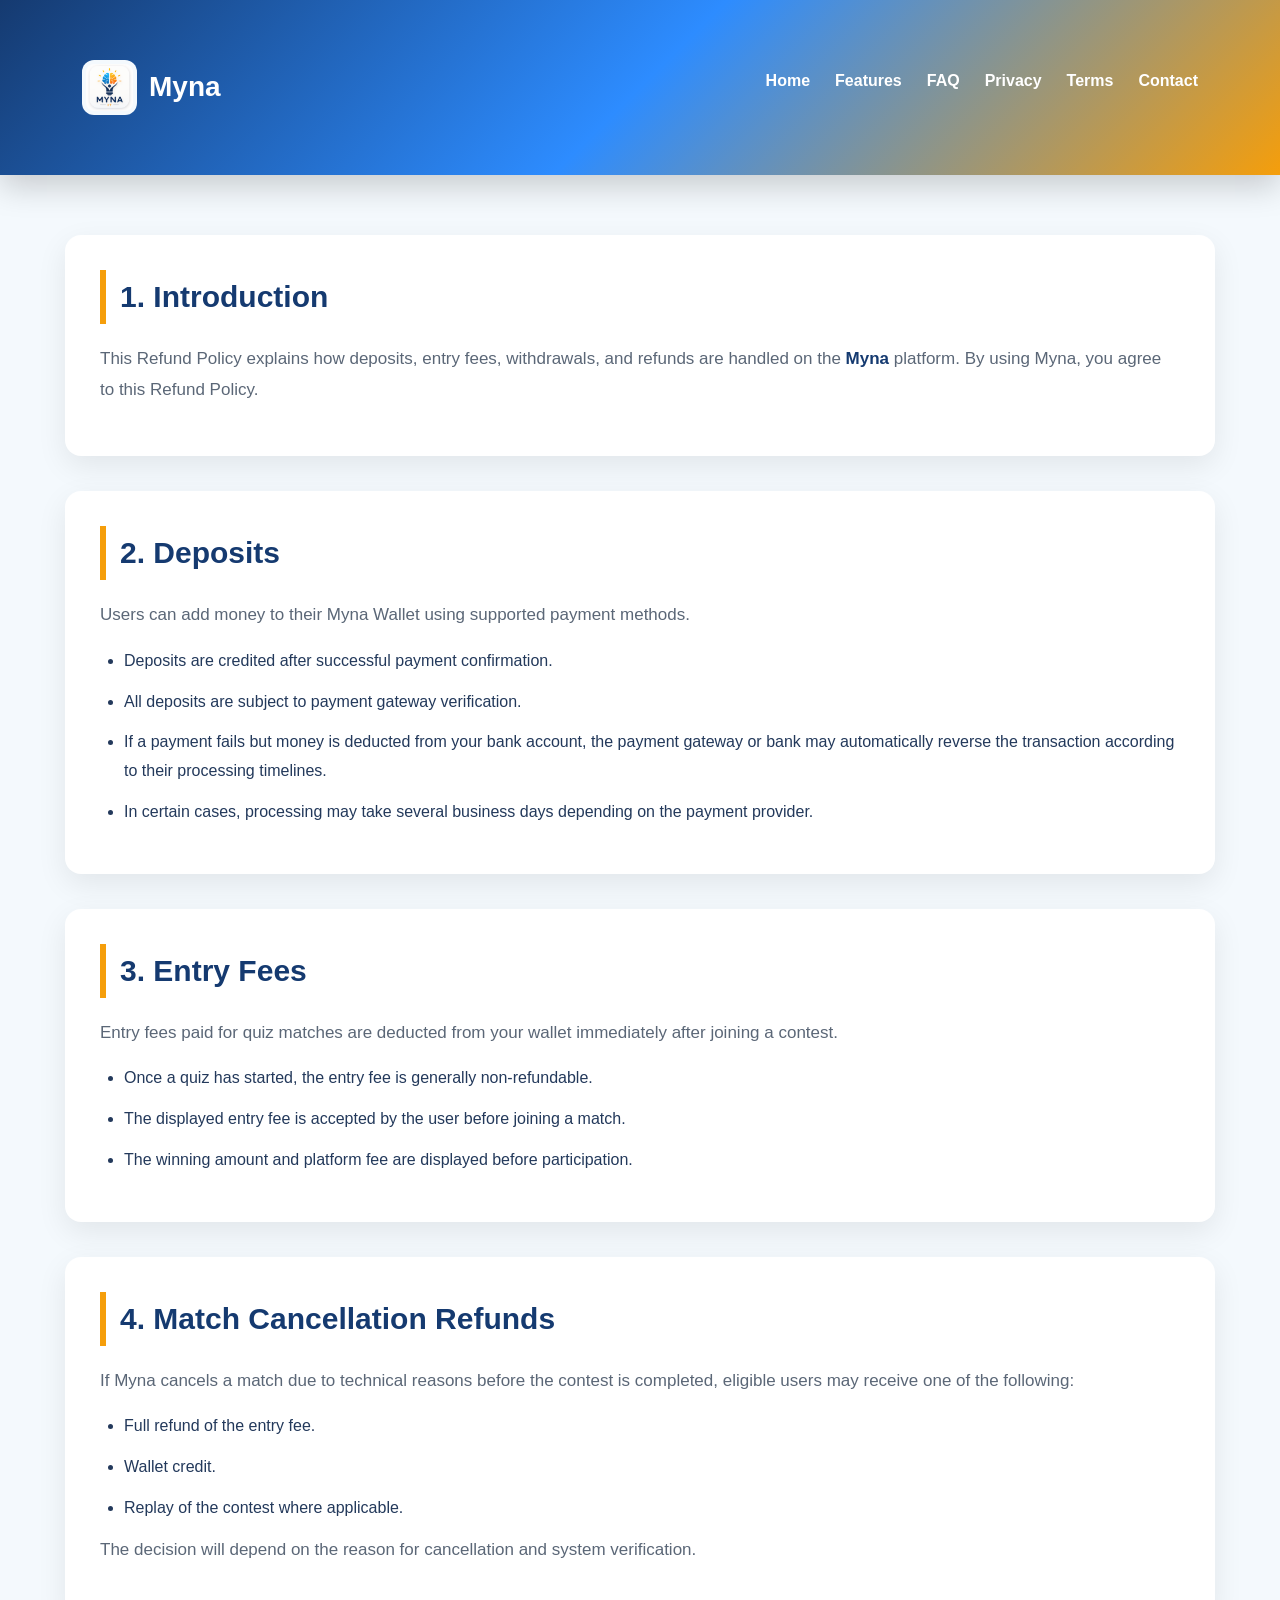
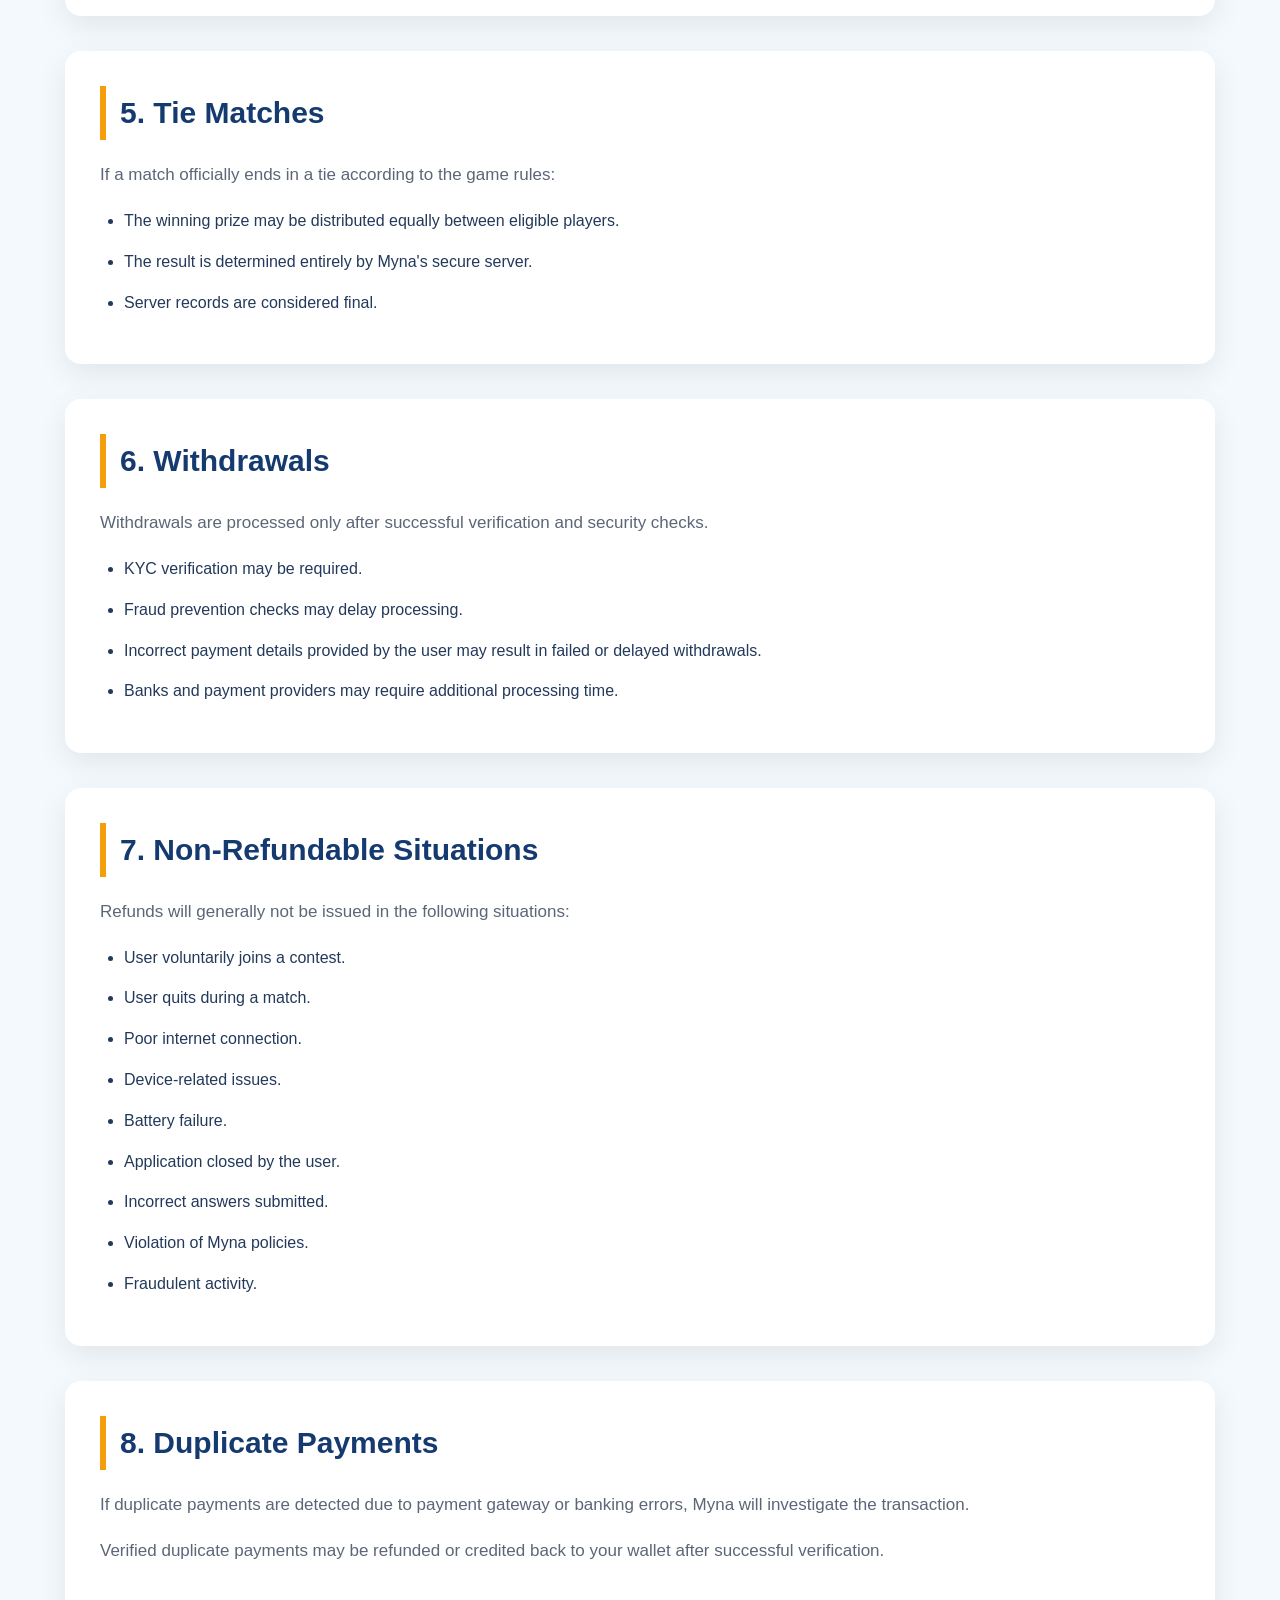
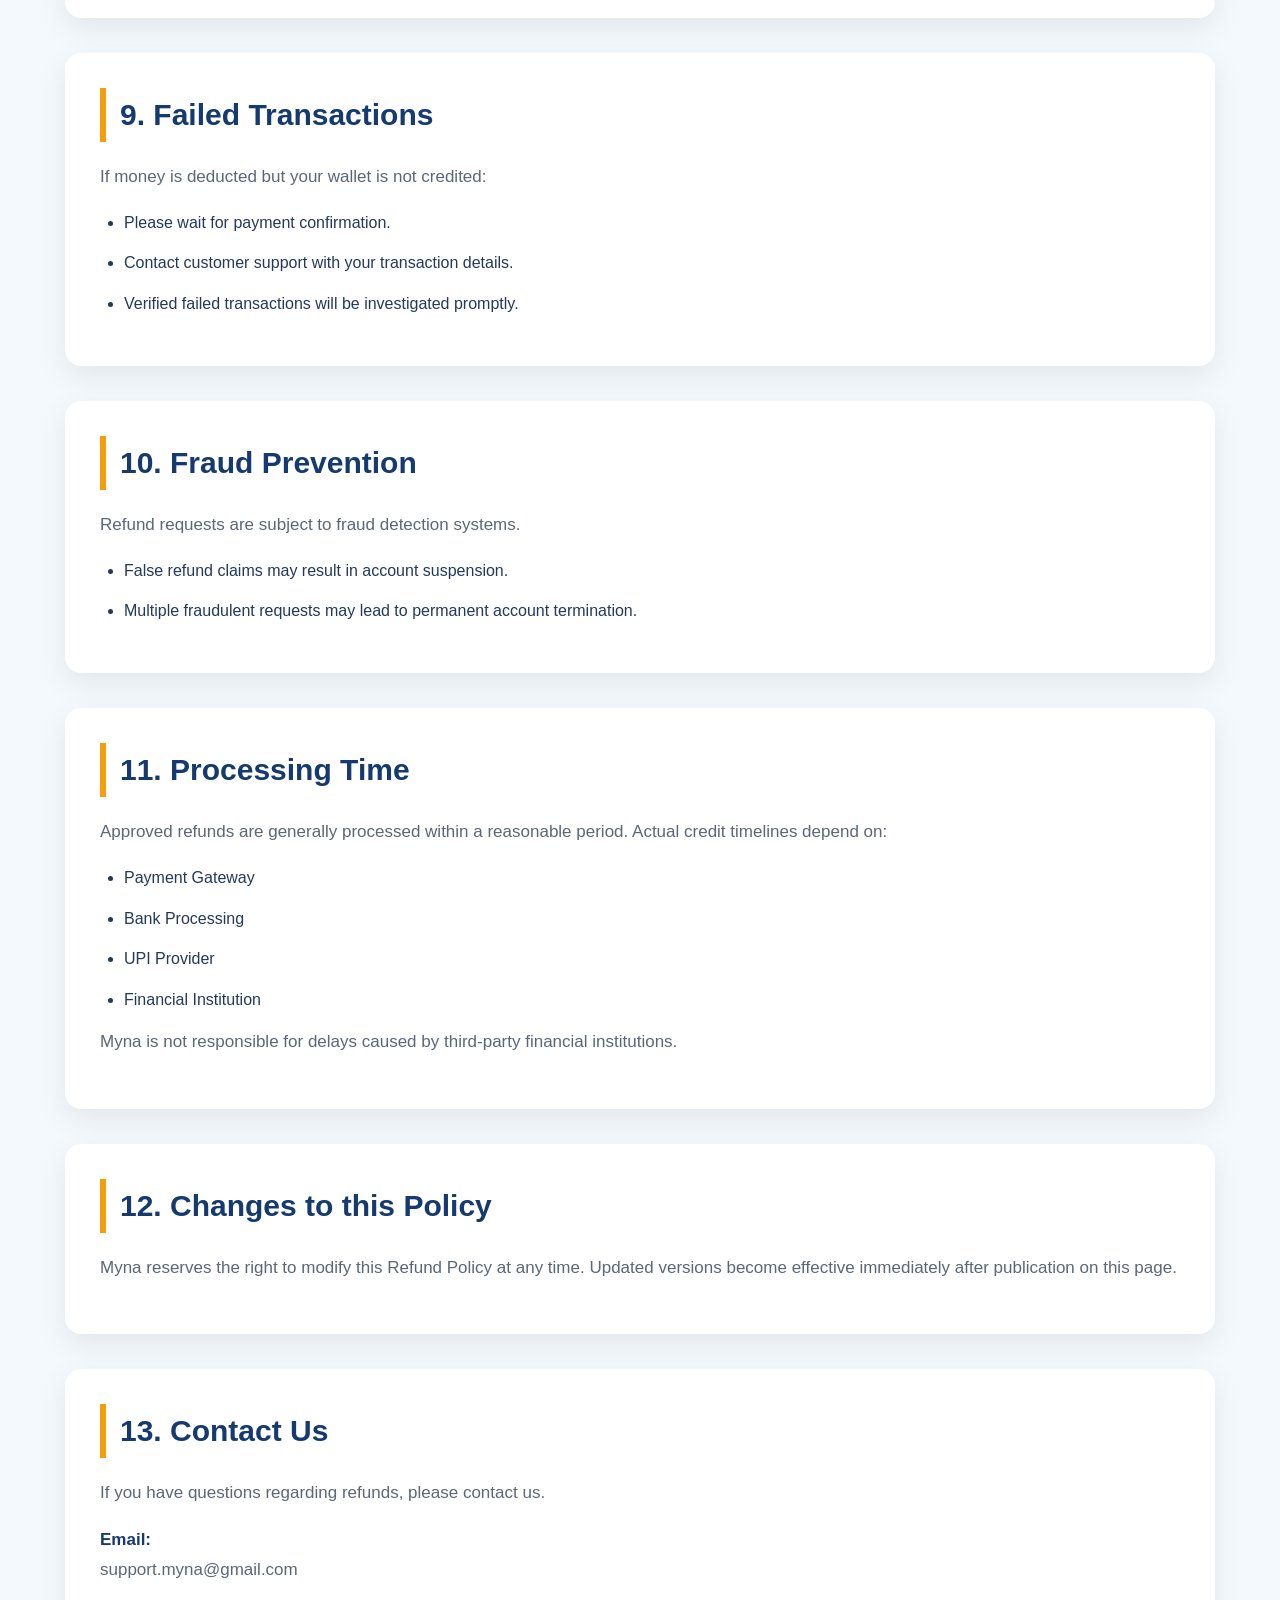
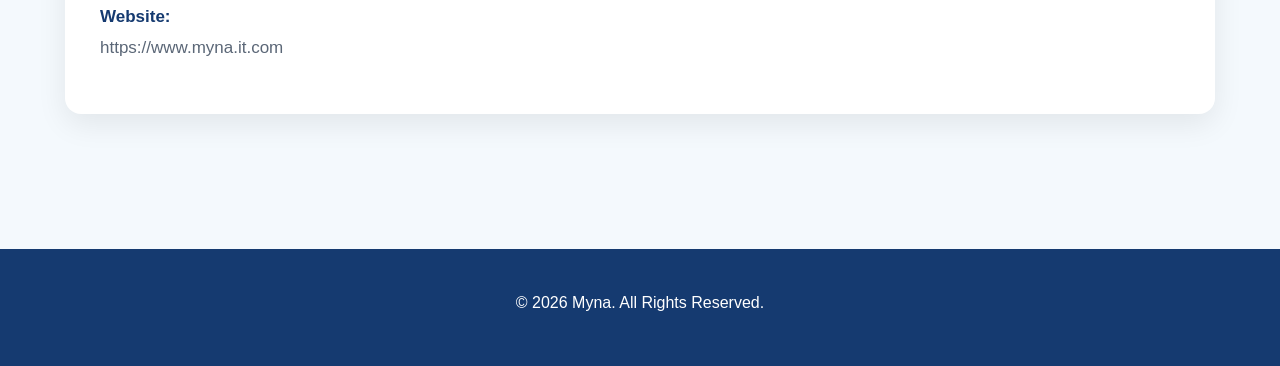
<file: refund-policy.html>
<!DOCTYPE html>
<html lang="en">

<head>

    <meta charset="UTF-8">

    <meta name="viewport" content="width=device-width, initial-scale=1.0">

    <title>Refund Policy | Myna</title>

    <link rel="stylesheet" href="style.css">
<meta charset="UTF-8">

<meta name="viewport" content="width=device-width, initial-scale=1">

<title>Myna | Play Skill-Based 1 vs 1 Quiz & Win Real Cash</title>

<meta name="description"
content="Myna is a secure skill-based 1 vs 1 real money quiz platform where players compete in live quiz battles, test their knowledge, and win real cash rewards. Play fair, challenge opponents, and enjoy fast withdrawals.">

<meta name="keywords"
content="Myna, Myna Quiz, skill game, skill based game, skill based quiz, quiz app, quiz game, online quiz, 1 vs 1 quiz, one vs one quiz, real money game, real money quiz, real cash game, win real cash, cash quiz, quiz battle, knowledge game, trivia game, live quiz, competitive quiz, multiplayer quiz, online trivia, quiz competition, skill gaming, mobile quiz app, educational game, brain game, IQ quiz, fast quiz, challenge friends, India quiz app, secure wallet, instant matchmaking, wallet withdrawal, cash rewards, quiz contest, fair play, secure gaming">

<meta name="author" content="Myna">

<meta name="robots" content="index, follow, max-image-preview:large">

<meta name="theme-color" content="#153A70">

<meta name="application-name" content="Myna">

<meta name="apple-mobile-web-app-capable" content="yes">

<meta name="apple-mobile-web-app-status-bar-style" content="default">

<meta name="apple-mobile-web-app-title" content="Myna">

<meta name="format-detection" content="telephone=no">

<link rel="canonical" href="https://www.myna.it.com/">

<meta property="og:type" content="website">

<meta property="og:title" content="Myna | Play Skill-Based 1 vs 1 Quiz & Win Real Cash">

<meta property="og:description"
content="Challenge real players in skill-based quiz battles and win real cash rewards securely with Myna.">

<meta property="og:url"
content="https://www.myna.it.com/">

<meta property="og:site_name"
content="Myna">

<meta property="og:image"
content="https://www.myna.it.com/og-image.png">

<meta property="og:image:width"
content="1200">

<meta property="og:image:height"
content="630">

<meta property="og:locale"
content="en_IN">

<meta name="twitter:card"
content="summary_large_image">

<meta name="twitter:title"
content="Myna | Play Skill-Based Quiz Battles">

<meta name="twitter:description"
content="Compete in secure skill-based 1 vs 1 quiz contests and win real cash rewards.">

<meta name="twitter:image"
content="https://www.myna.it.com/og-image.png">
<script type="application/ld+json">
{
  "@context":"https://schema.org",
  "@graph":[

    {
      "@type":"Organization",
      "@id":"https://www.myna.it.com/#organization",
      "name":"Myna",
      "url":"https://www.myna.it.com/",
      "logo":"https://www.myna.it.com/Myna.png",
      "email":"support.myna@gmail.com",
      "sameAs":[]
    },

    {
      "@type":"WebSite",
      "@id":"https://www.myna.it.com/#website",
      "url":"https://www.myna.it.com/",
      "name":"Myna",
      "publisher":{
        "@id":"https://www.myna.it.com/#organization"
      },
      "potentialAction":{
        "@type":"SearchAction",
        "target":"https://www.myna.it.com/?q={search_term_string}",
        "query-input":"required name=search_term_string"
      }
    },

    {
      "@type":"WebPage",
      "@id":"https://www.myna.it.com/#webpage",
      "url":"https://www.myna.it.com/",
      "name":"Myna | Play 1 vs 1 Quiz & Win Real Cash",
      "isPartOf":{
        "@id":"https://www.myna.it.com/#website"
      },
      "description":"Myna is a skill-based 1 vs 1 quiz platform where players compete against real opponents and win real cash rewards.",
      "inLanguage":"en-IN"
    },

    {
      "@type":"SoftwareApplication",
      "name":"Myna",
      "applicationCategory":"GameApplication",
      "operatingSystem":"Android",
      "offers":{
        "@type":"Offer",
        "price":"0",
        "priceCurrency":"INR"
      },
      "description":"Myna is a skill-based 1 vs 1 quiz application where players compete against real players and win real cash rewards.",
      "url":"https://www.myna.it.com/",
      "image":"https://www.myna.it.com/Myna.png",
      "publisher":{
        "@type":"Organization",
        "name":"Myna"
      }
    }

  ]
}
</script>
</head>

<body>

<header>

<div class="container">

<nav class="navbar">

<div class="logo">

<img
src="Myna.png"
alt="Myna Logo"
class="logo-img">

<span>Myna</span>

</div>

<ul class="nav-links">

<li><a href="index.html">Home</a></li>

<li><a href="#features">Features</a></li>

<li><a href="faq.html">FAQ</a></li>

<li><a href="privacy-policy.html">Privacy</a></li>

<li><a href="terms-and-conditions.html">Terms</a></li>

<li><a href="contact-us.html">Contact</a></li>

</ul>

</nav>

</div>

</header>

<main class="container">

<section>

<h2>1. Introduction</h2>

<p>

This Refund Policy explains how deposits, entry fees, withdrawals, and refunds are handled on the <strong>Myna</strong> platform.

By using Myna, you agree to this Refund Policy.

</p>

</section>

<section>

<h2>2. Deposits</h2>

<p>

Users can add money to their Myna Wallet using supported payment methods.

</p>

<ul>

<li>Deposits are credited after successful payment confirmation.</li>

<li>All deposits are subject to payment gateway verification.</li>

<li>If a payment fails but money is deducted from your bank account, the payment gateway or bank may automatically reverse the transaction according to their processing timelines.</li>

<li>In certain cases, processing may take several business days depending on the payment provider.</li>

</ul>

</section>

<section>

<h2>3. Entry Fees</h2>

<p>

Entry fees paid for quiz matches are deducted from your wallet immediately after joining a contest.

</p>

<ul>

<li>Once a quiz has started, the entry fee is generally non-refundable.</li>

<li>The displayed entry fee is accepted by the user before joining a match.</li>

<li>The winning amount and platform fee are displayed before participation.</li>

</ul>

</section>

<section>

<h2>4. Match Cancellation Refunds</h2>

<p>

If Myna cancels a match due to technical reasons before the contest is completed, eligible users may receive one of the following:

</p>

<ul>

<li>Full refund of the entry fee.</li>

<li>Wallet credit.</li>

<li>Replay of the contest where applicable.</li>

</ul>

<p>

The decision will depend on the reason for cancellation and system verification.

</p>

</section>

<section>

<h2>5. Tie Matches</h2>

<p>

If a match officially ends in a tie according to the game rules:

</p>

<ul>

<li>The winning prize may be distributed equally between eligible players.</li>

<li>The result is determined entirely by Myna's secure server.</li>

<li>Server records are considered final.</li>

</ul>

</section>

<section>

<h2>6. Withdrawals</h2>

<p>

Withdrawals are processed only after successful verification and security checks.

</p>

<ul>

<li>KYC verification may be required.</li>

<li>Fraud prevention checks may delay processing.</li>

<li>Incorrect payment details provided by the user may result in failed or delayed withdrawals.</li>

<li>Banks and payment providers may require additional processing time.</li>

</ul>

</section>

<section>

<h2>7. Non-Refundable Situations</h2>

<p>

Refunds will generally not be issued in the following situations:

</p>

<ul>

<li>User voluntarily joins a contest.</li>

<li>User quits during a match.</li>

<li>Poor internet connection.</li>

<li>Device-related issues.</li>

<li>Battery failure.</li>

<li>Application closed by the user.</li>

<li>Incorrect answers submitted.</li>

<li>Violation of Myna policies.</li>

<li>Fraudulent activity.</li>

</ul>

</section>

<section>

<h2>8. Duplicate Payments</h2>

<p>

If duplicate payments are detected due to payment gateway or banking errors, Myna will investigate the transaction.

</p>

<p>

Verified duplicate payments may be refunded or credited back to your wallet after successful verification.

</p>

</section>

<section>

<h2>9. Failed Transactions</h2>

<p>

If money is deducted but your wallet is not credited:

</p>

<ul>

<li>Please wait for payment confirmation.</li>

<li>Contact customer support with your transaction details.</li>

<li>Verified failed transactions will be investigated promptly.</li>

</ul>

</section>

<section>

<h2>10. Fraud Prevention</h2>

<p>

Refund requests are subject to fraud detection systems.

</p>

<ul>

<li>False refund claims may result in account suspension.</li>

<li>Multiple fraudulent requests may lead to permanent account termination.</li>

</ul>

</section>

<section>

<h2>11. Processing Time</h2>

<p>

Approved refunds are generally processed within a reasonable period.

Actual credit timelines depend on:

</p>

<ul>

<li>Payment Gateway</li>

<li>Bank Processing</li>

<li>UPI Provider</li>

<li>Financial Institution</li>

</ul>

<p>

Myna is not responsible for delays caused by third-party financial institutions.

</p>

</section>

<section>

<h2>12. Changes to this Policy</h2>

<p>

Myna reserves the right to modify this Refund Policy at any time.

Updated versions become effective immediately after publication on this page.

</p>

</section>

<section>

<h2>13. Contact Us</h2>

<p>

If you have questions regarding refunds, please contact us.

</p>

<p>

<strong>Email:</strong><br>

support.myna@gmail.com

</p>

<p>

<strong>Website:</strong><br>

https://www.myna.it.com

</p>

</section>

</main>

<footer>

<div class="container">

<p>

© 2026 Myna. All Rights Reserved.

</p>

</div>

</footer>

</body>

</html>
</file>
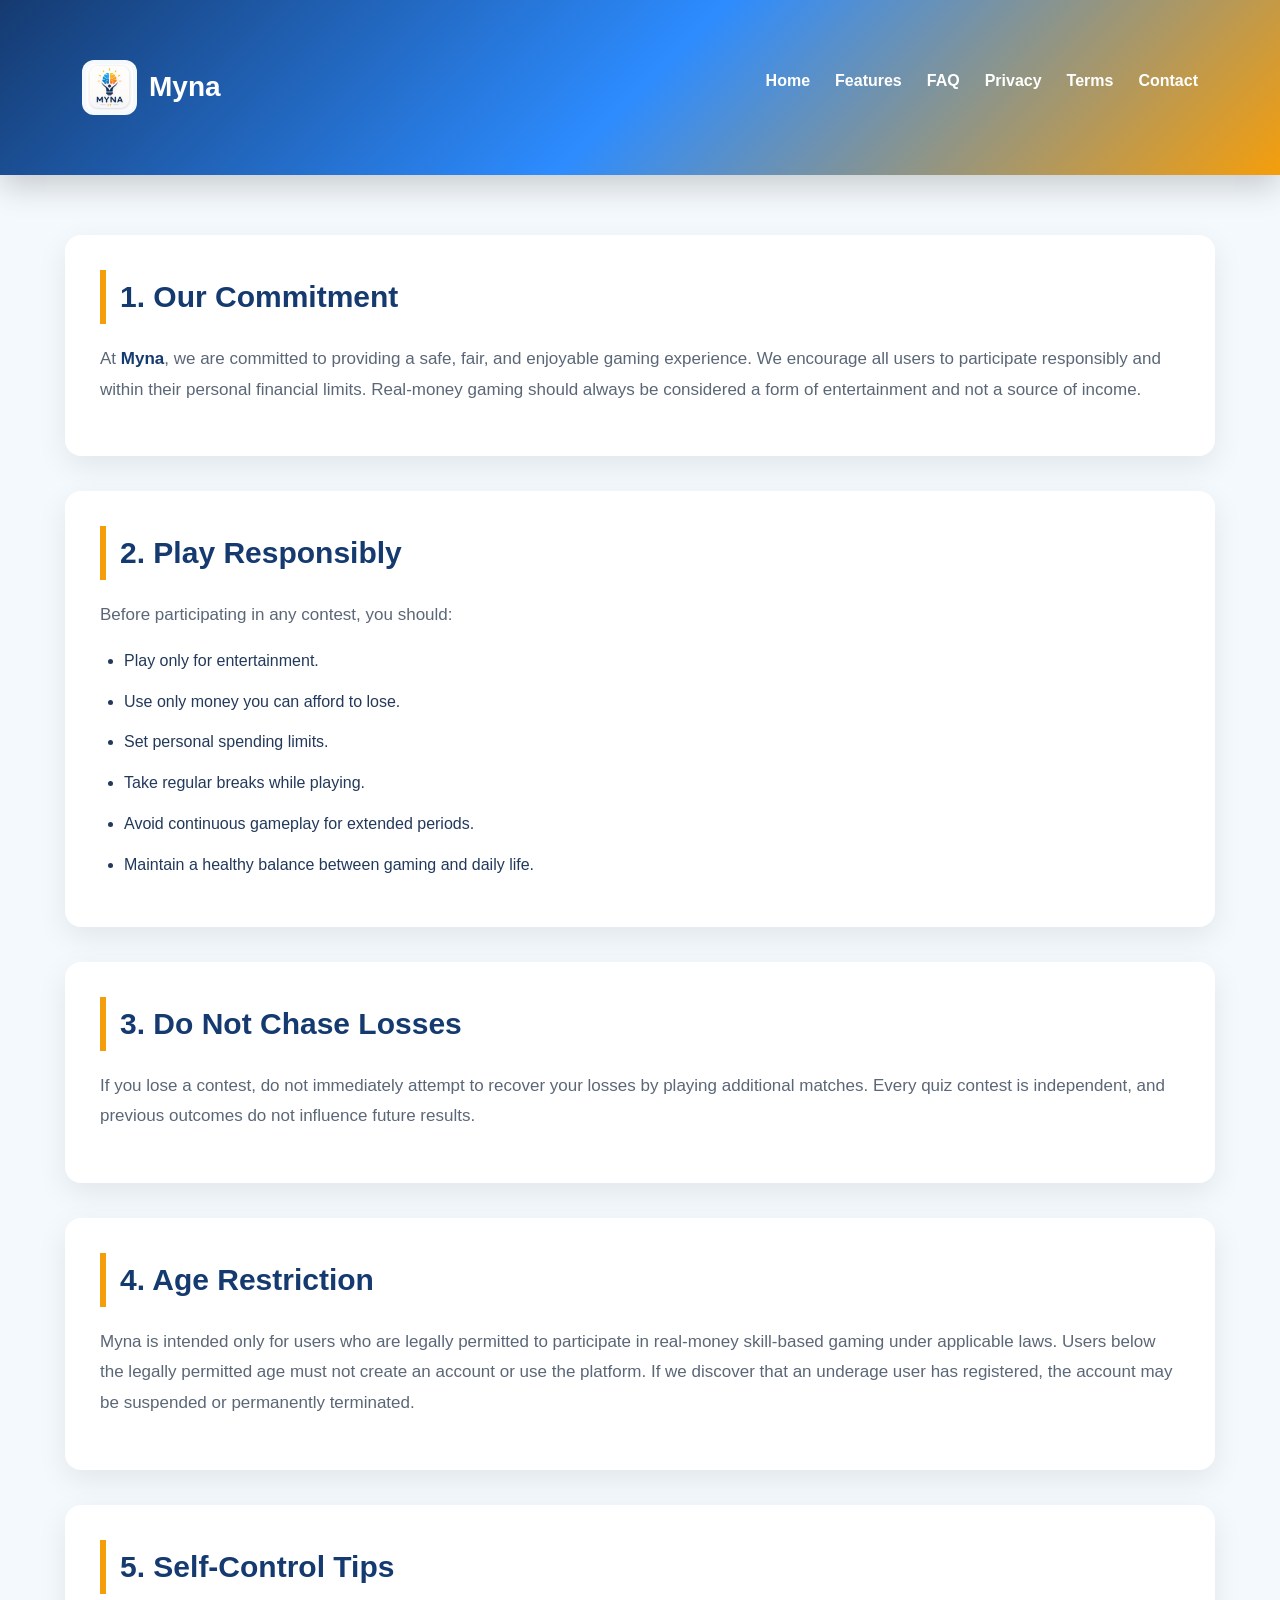
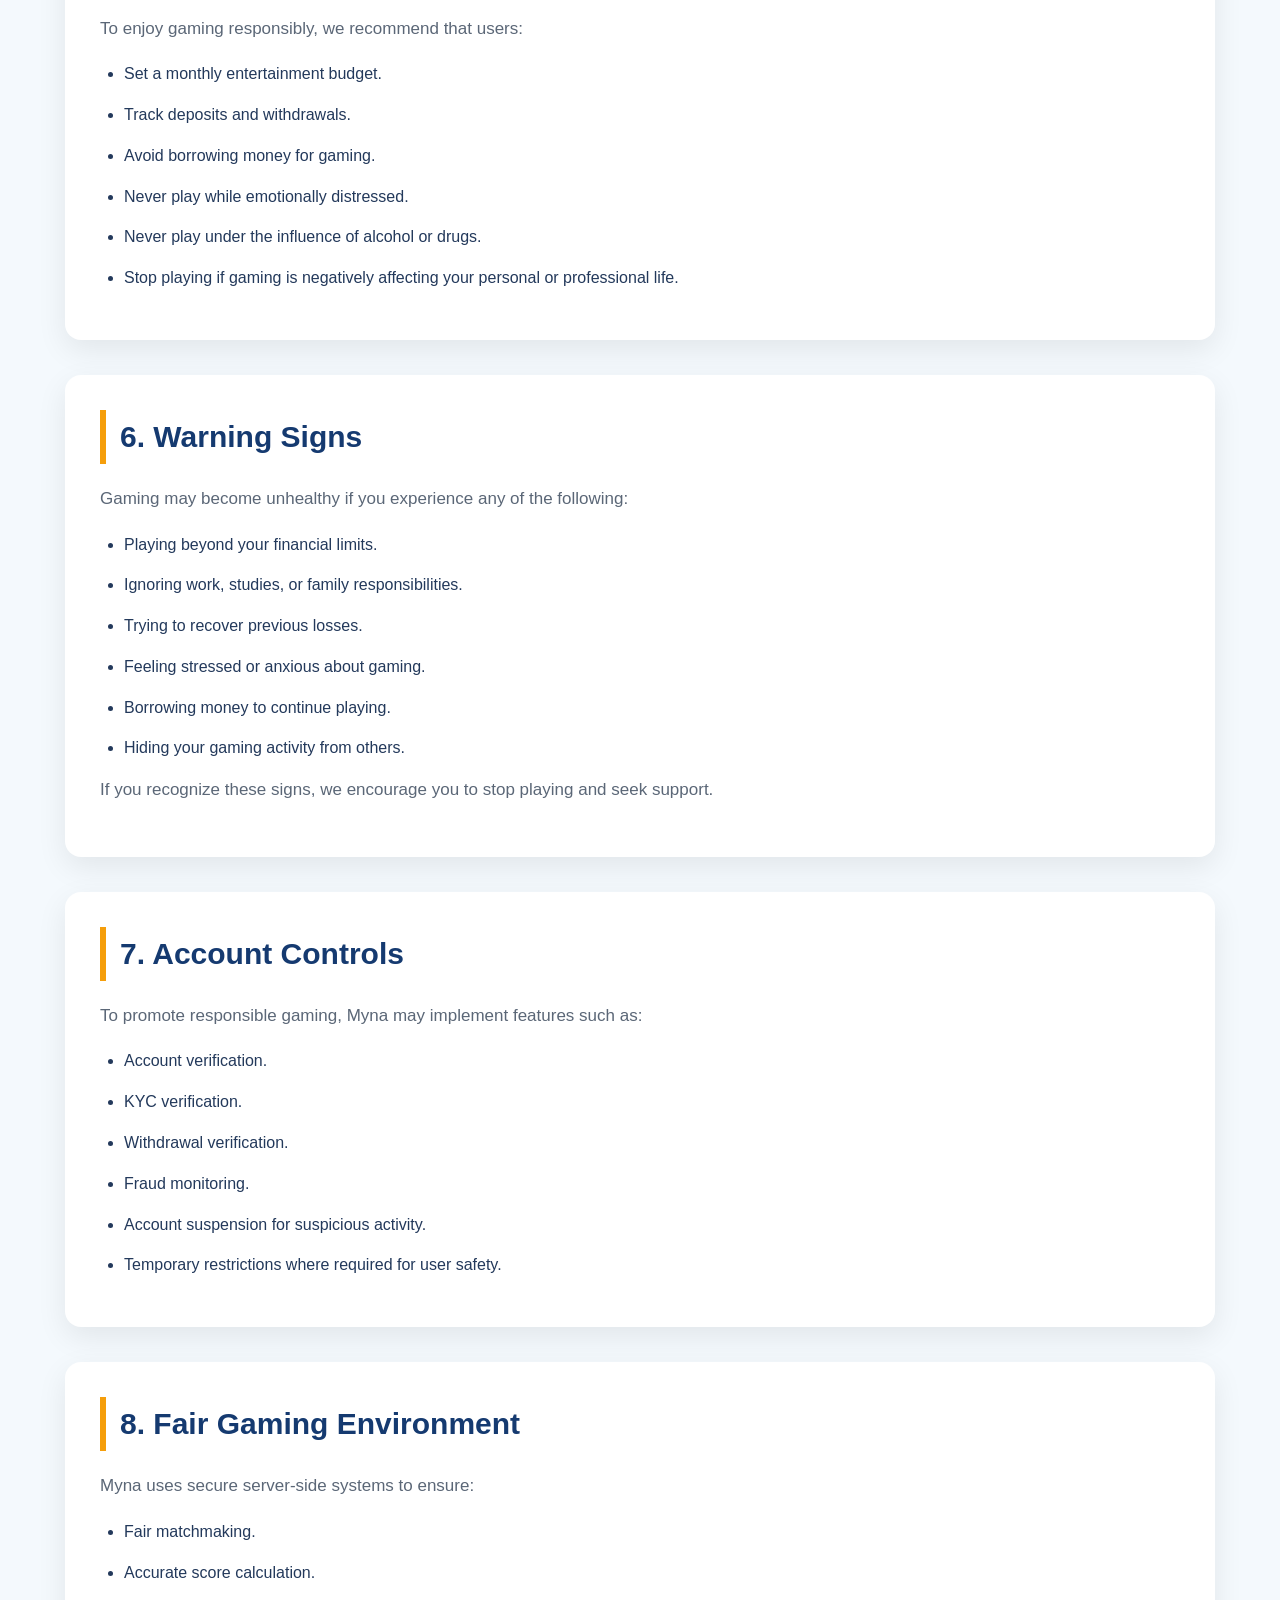
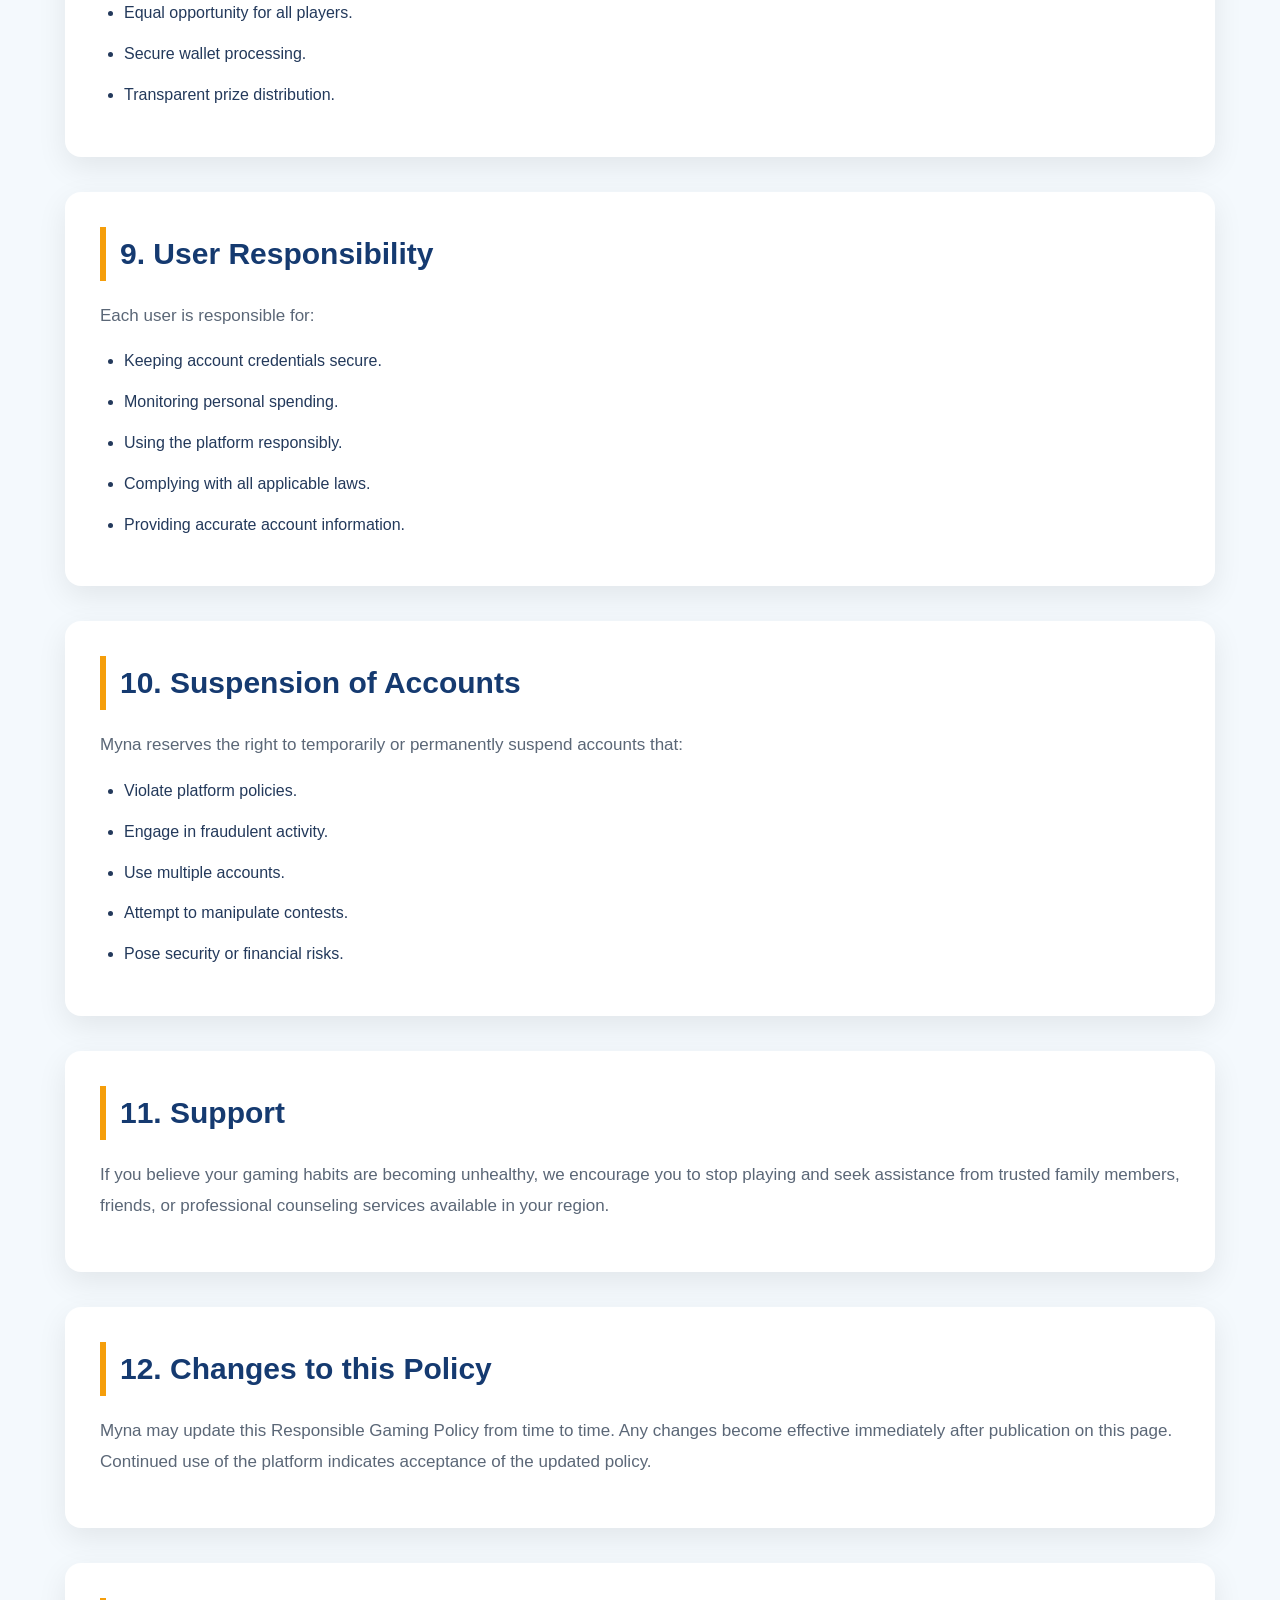
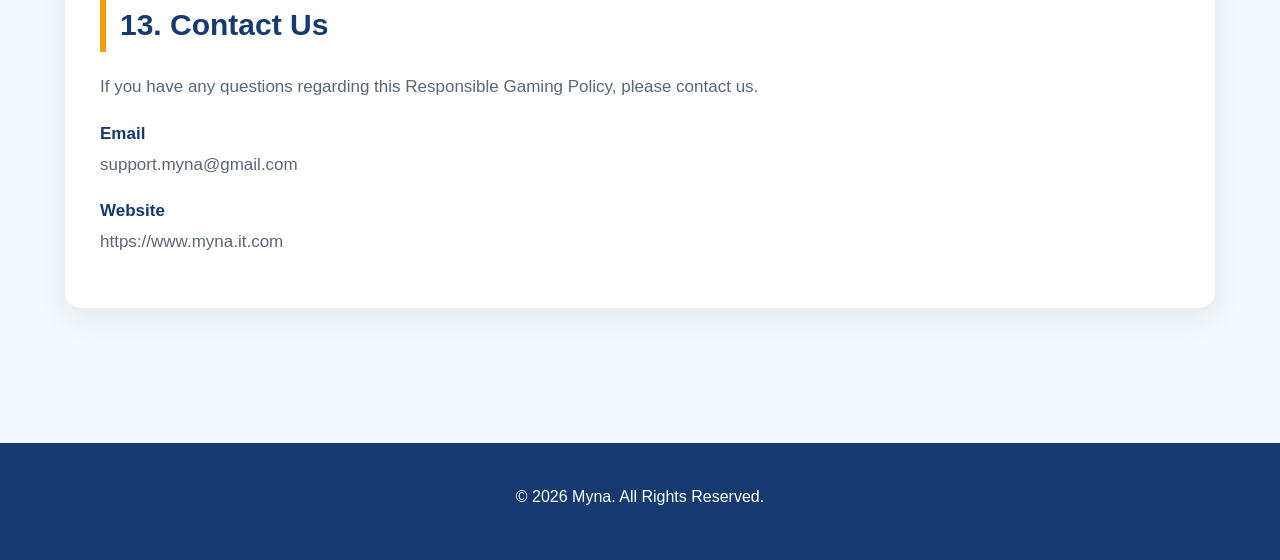
<file: responsible-gaming-policy.html>
<!DOCTYPE html>
<html lang="en">

<head>

    <meta charset="UTF-8">

    <meta name="viewport" content="width=device-width, initial-scale=1.0">

    <title>Responsible Gaming Policy | Myna</title>

    <link rel="stylesheet" href="style.css">
<meta charset="UTF-8">

<meta name="viewport" content="width=device-width, initial-scale=1">

<title>Myna | Play Skill-Based 1 vs 1 Quiz & Win Real Cash</title>

<meta name="description"
content="Myna is a secure skill-based 1 vs 1 real money quiz platform where players compete in live quiz battles, test their knowledge, and win real cash rewards. Play fair, challenge opponents, and enjoy fast withdrawals.">

<meta name="keywords"
content="Myna, Myna Quiz, skill game, skill based game, skill based quiz, quiz app, quiz game, online quiz, 1 vs 1 quiz, one vs one quiz, real money game, real money quiz, real cash game, win real cash, cash quiz, quiz battle, knowledge game, trivia game, live quiz, competitive quiz, multiplayer quiz, online trivia, quiz competition, skill gaming, mobile quiz app, educational game, brain game, IQ quiz, fast quiz, challenge friends, India quiz app, secure wallet, instant matchmaking, wallet withdrawal, cash rewards, quiz contest, fair play, secure gaming">

<meta name="author" content="Myna">

<meta name="robots" content="index, follow, max-image-preview:large">

<meta name="theme-color" content="#153A70">

<meta name="application-name" content="Myna">

<meta name="apple-mobile-web-app-capable" content="yes">

<meta name="apple-mobile-web-app-status-bar-style" content="default">

<meta name="apple-mobile-web-app-title" content="Myna">

<meta name="format-detection" content="telephone=no">

<link rel="canonical" href="https://www.myna.it.com/">

<meta property="og:type" content="website">

<meta property="og:title" content="Myna | Play Skill-Based 1 vs 1 Quiz & Win Real Cash">

<meta property="og:description"
content="Challenge real players in skill-based quiz battles and win real cash rewards securely with Myna.">

<meta property="og:url"
content="https://www.myna.it.com/">

<meta property="og:site_name"
content="Myna">

<meta property="og:image"
content="https://www.myna.it.com/og-image.png">

<meta property="og:image:width"
content="1200">

<meta property="og:image:height"
content="630">

<meta property="og:locale"
content="en_IN">

<meta name="twitter:card"
content="summary_large_image">

<meta name="twitter:title"
content="Myna | Play Skill-Based Quiz Battles">

<meta name="twitter:description"
content="Compete in secure skill-based 1 vs 1 quiz contests and win real cash rewards.">

<meta name="twitter:image"
content="https://www.myna.it.com/og-image.png">
<script type="application/ld+json">
{
  "@context":"https://schema.org",
  "@graph":[

    {
      "@type":"Organization",
      "@id":"https://www.myna.it.com/#organization",
      "name":"Myna",
      "url":"https://www.myna.it.com/",
      "logo":"https://www.myna.it.com/Myna.png",
      "email":"support.myna@gmail.com",
      "sameAs":[]
    },

    {
      "@type":"WebSite",
      "@id":"https://www.myna.it.com/#website",
      "url":"https://www.myna.it.com/",
      "name":"Myna",
      "publisher":{
        "@id":"https://www.myna.it.com/#organization"
      },
      "potentialAction":{
        "@type":"SearchAction",
        "target":"https://www.myna.it.com/?q={search_term_string}",
        "query-input":"required name=search_term_string"
      }
    },

    {
      "@type":"WebPage",
      "@id":"https://www.myna.it.com/#webpage",
      "url":"https://www.myna.it.com/",
      "name":"Myna | Play 1 vs 1 Quiz & Win Real Cash",
      "isPartOf":{
        "@id":"https://www.myna.it.com/#website"
      },
      "description":"Myna is a skill-based 1 vs 1 quiz platform where players compete against real opponents and win real cash rewards.",
      "inLanguage":"en-IN"
    },

    {
      "@type":"SoftwareApplication",
      "name":"Myna",
      "applicationCategory":"GameApplication",
      "operatingSystem":"Android",
      "offers":{
        "@type":"Offer",
        "price":"0",
        "priceCurrency":"INR"
      },
      "description":"Myna is a skill-based 1 vs 1 quiz application where players compete against real players and win real cash rewards.",
      "url":"https://www.myna.it.com/",
      "image":"https://www.myna.it.com/Myna.png",
      "publisher":{
        "@type":"Organization",
        "name":"Myna"
      }
    }

  ]
}
</script>
</head>

<body>

<header>

<div class="container">

<nav class="navbar">

<div class="logo">

<img
src="Myna.png"
alt="Myna Logo"
class="logo-img">

<span>Myna</span>

</div>

<ul class="nav-links">

<li><a href="index.html">Home</a></li>

<li><a href="#features">Features</a></li>

<li><a href="faq.html">FAQ</a></li>

<li><a href="privacy-policy.html">Privacy</a></li>

<li><a href="terms-and-conditions.html">Terms</a></li>

<li><a href="contact-us.html">Contact</a></li>

</ul>

</nav>

</div>

</header>

<main class="container">

<section>

<h2>1. Our Commitment</h2>

<p>

At <strong>Myna</strong>, we are committed to providing a safe, fair, and enjoyable gaming experience.

We encourage all users to participate responsibly and within their personal financial limits.

Real-money gaming should always be considered a form of entertainment and not a source of income.

</p>

</section>

<section>

<h2>2. Play Responsibly</h2>

<p>

Before participating in any contest, you should:

</p>

<ul>

<li>Play only for entertainment.</li>

<li>Use only money you can afford to lose.</li>

<li>Set personal spending limits.</li>

<li>Take regular breaks while playing.</li>

<li>Avoid continuous gameplay for extended periods.</li>

<li>Maintain a healthy balance between gaming and daily life.</li>

</ul>

</section>

<section>

<h2>3. Do Not Chase Losses</h2>

<p>

If you lose a contest, do not immediately attempt to recover your losses by playing additional matches.

Every quiz contest is independent, and previous outcomes do not influence future results.

</p>

</section>

<section>

<h2>4. Age Restriction</h2>

<p>

Myna is intended only for users who are legally permitted to participate in real-money skill-based gaming under applicable laws.

Users below the legally permitted age must not create an account or use the platform.

If we discover that an underage user has registered, the account may be suspended or permanently terminated.

</p>

</section>

<section>

<h2>5. Self-Control Tips</h2>

<p>

To enjoy gaming responsibly, we recommend that users:

</p>

<ul>

<li>Set a monthly entertainment budget.</li>

<li>Track deposits and withdrawals.</li>

<li>Avoid borrowing money for gaming.</li>

<li>Never play while emotionally distressed.</li>

<li>Never play under the influence of alcohol or drugs.</li>

<li>Stop playing if gaming is negatively affecting your personal or professional life.</li>

</ul>

</section>

<section>

<h2>6. Warning Signs</h2>

<p>

Gaming may become unhealthy if you experience any of the following:

</p>

<ul>

<li>Playing beyond your financial limits.</li>

<li>Ignoring work, studies, or family responsibilities.</li>

<li>Trying to recover previous losses.</li>

<li>Feeling stressed or anxious about gaming.</li>

<li>Borrowing money to continue playing.</li>

<li>Hiding your gaming activity from others.</li>

</ul>

<p>

If you recognize these signs, we encourage you to stop playing and seek support.

</p>

</section>

<section>

<h2>7. Account Controls</h2>

<p>

To promote responsible gaming, Myna may implement features such as:

</p>

<ul>

<li>Account verification.</li>

<li>KYC verification.</li>

<li>Withdrawal verification.</li>

<li>Fraud monitoring.</li>

<li>Account suspension for suspicious activity.</li>

<li>Temporary restrictions where required for user safety.</li>

</ul>

</section>

<section>

<h2>8. Fair Gaming Environment</h2>

<p>

Myna uses secure server-side systems to ensure:

</p>

<ul>

<li>Fair matchmaking.</li>

<li>Accurate score calculation.</li>

<li>Equal opportunity for all players.</li>

<li>Secure wallet processing.</li>

<li>Transparent prize distribution.</li>

</ul>

</section>

<section>

<h2>9. User Responsibility</h2>

<p>

Each user is responsible for:

</p>

<ul>

<li>Keeping account credentials secure.</li>

<li>Monitoring personal spending.</li>

<li>Using the platform responsibly.</li>

<li>Complying with all applicable laws.</li>

<li>Providing accurate account information.</li>

</ul>

</section>

<section>

<h2>10. Suspension of Accounts</h2>

<p>

Myna reserves the right to temporarily or permanently suspend accounts that:

</p>

<ul>

<li>Violate platform policies.</li>

<li>Engage in fraudulent activity.</li>

<li>Use multiple accounts.</li>

<li>Attempt to manipulate contests.</li>

<li>Pose security or financial risks.</li>

</ul>

</section>

<section>

<h2>11. Support</h2>

<p>

If you believe your gaming habits are becoming unhealthy, we encourage you to stop playing and seek assistance from trusted family members, friends, or professional counseling services available in your region.

</p>

</section>

<section>

<h2>12. Changes to this Policy</h2>

<p>

Myna may update this Responsible Gaming Policy from time to time.

Any changes become effective immediately after publication on this page.

Continued use of the platform indicates acceptance of the updated policy.

</p>

</section>

<section>

<h2>13. Contact Us</h2>

<p>

If you have any questions regarding this Responsible Gaming Policy, please contact us.

</p>

<p>

<strong>Email</strong><br>

support.myna@gmail.com

</p>

<p>

<strong>Website</strong><br>

https://www.myna.it.com

</p>

</section>

</main>

<footer>

<div class="container">

<p>

© 2026 Myna. All Rights Reserved.

</p>

</div>

</footer>

</body>

</html>
</file>
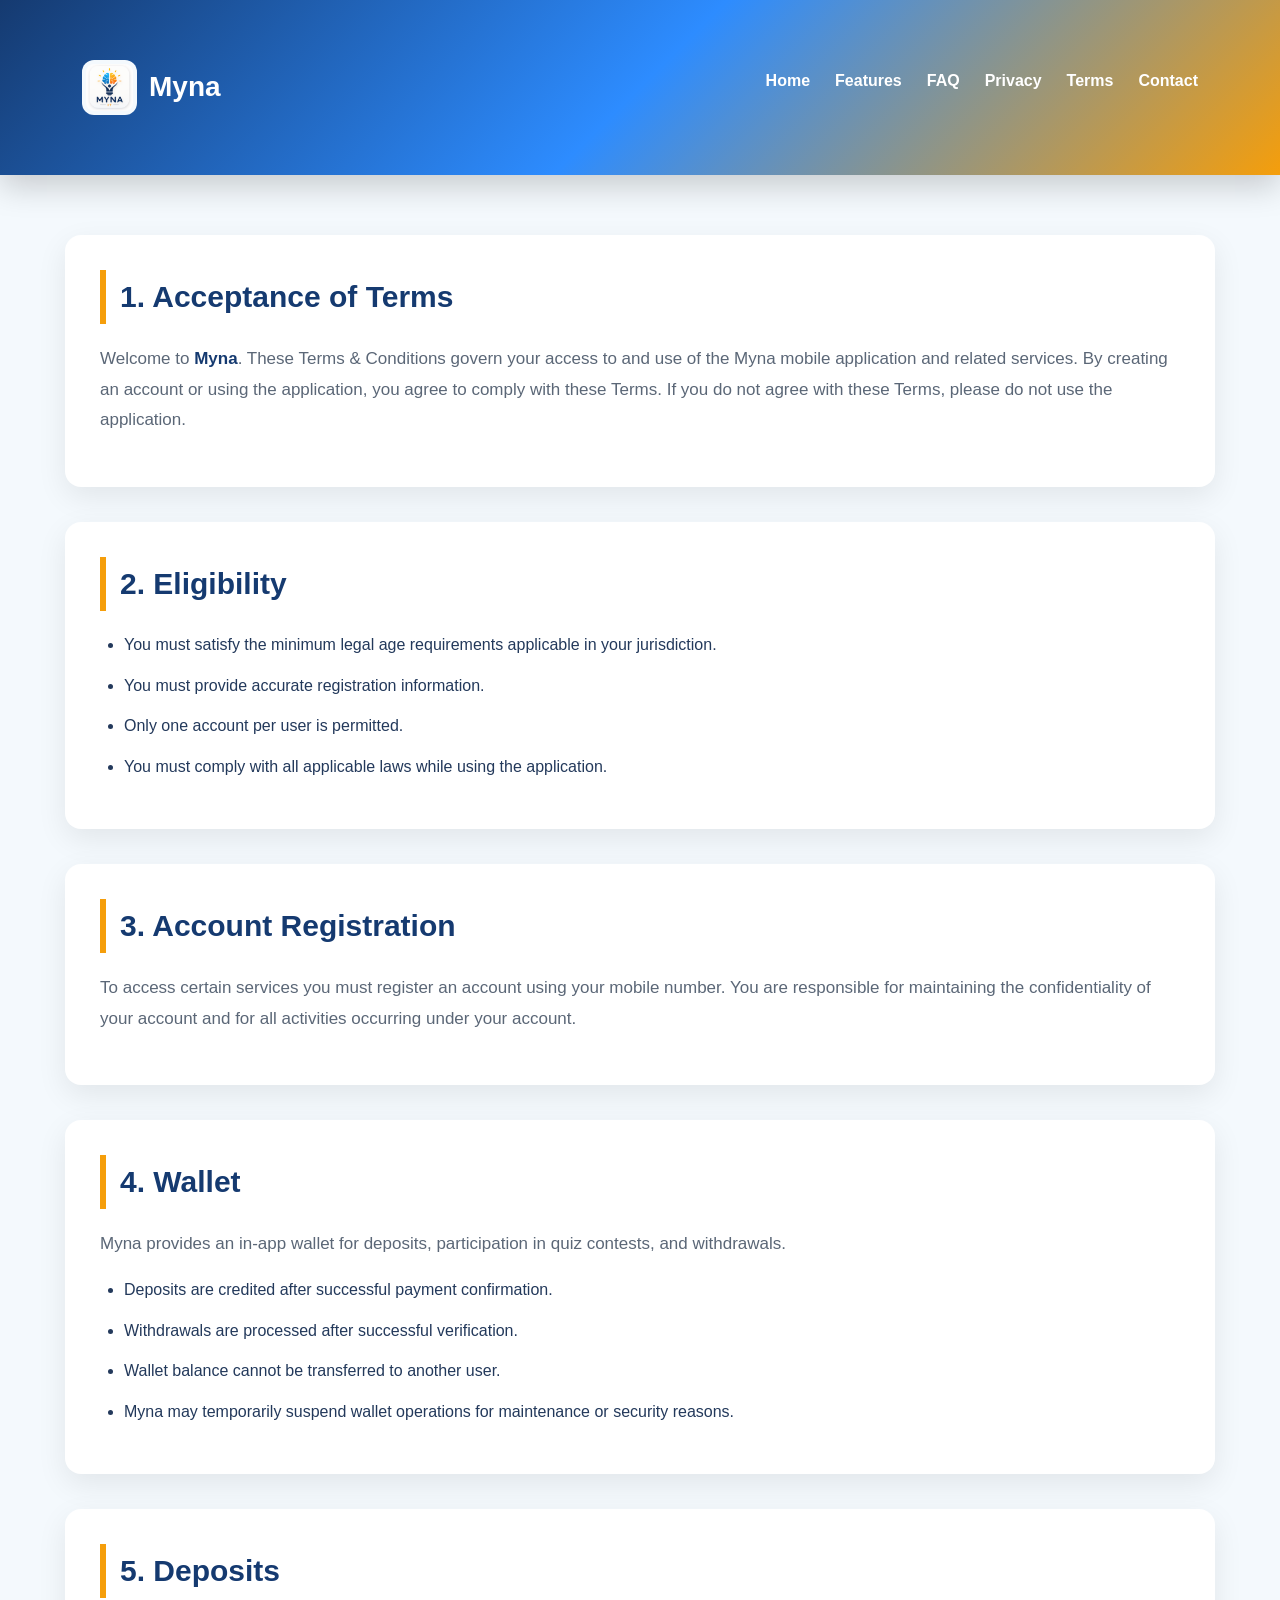
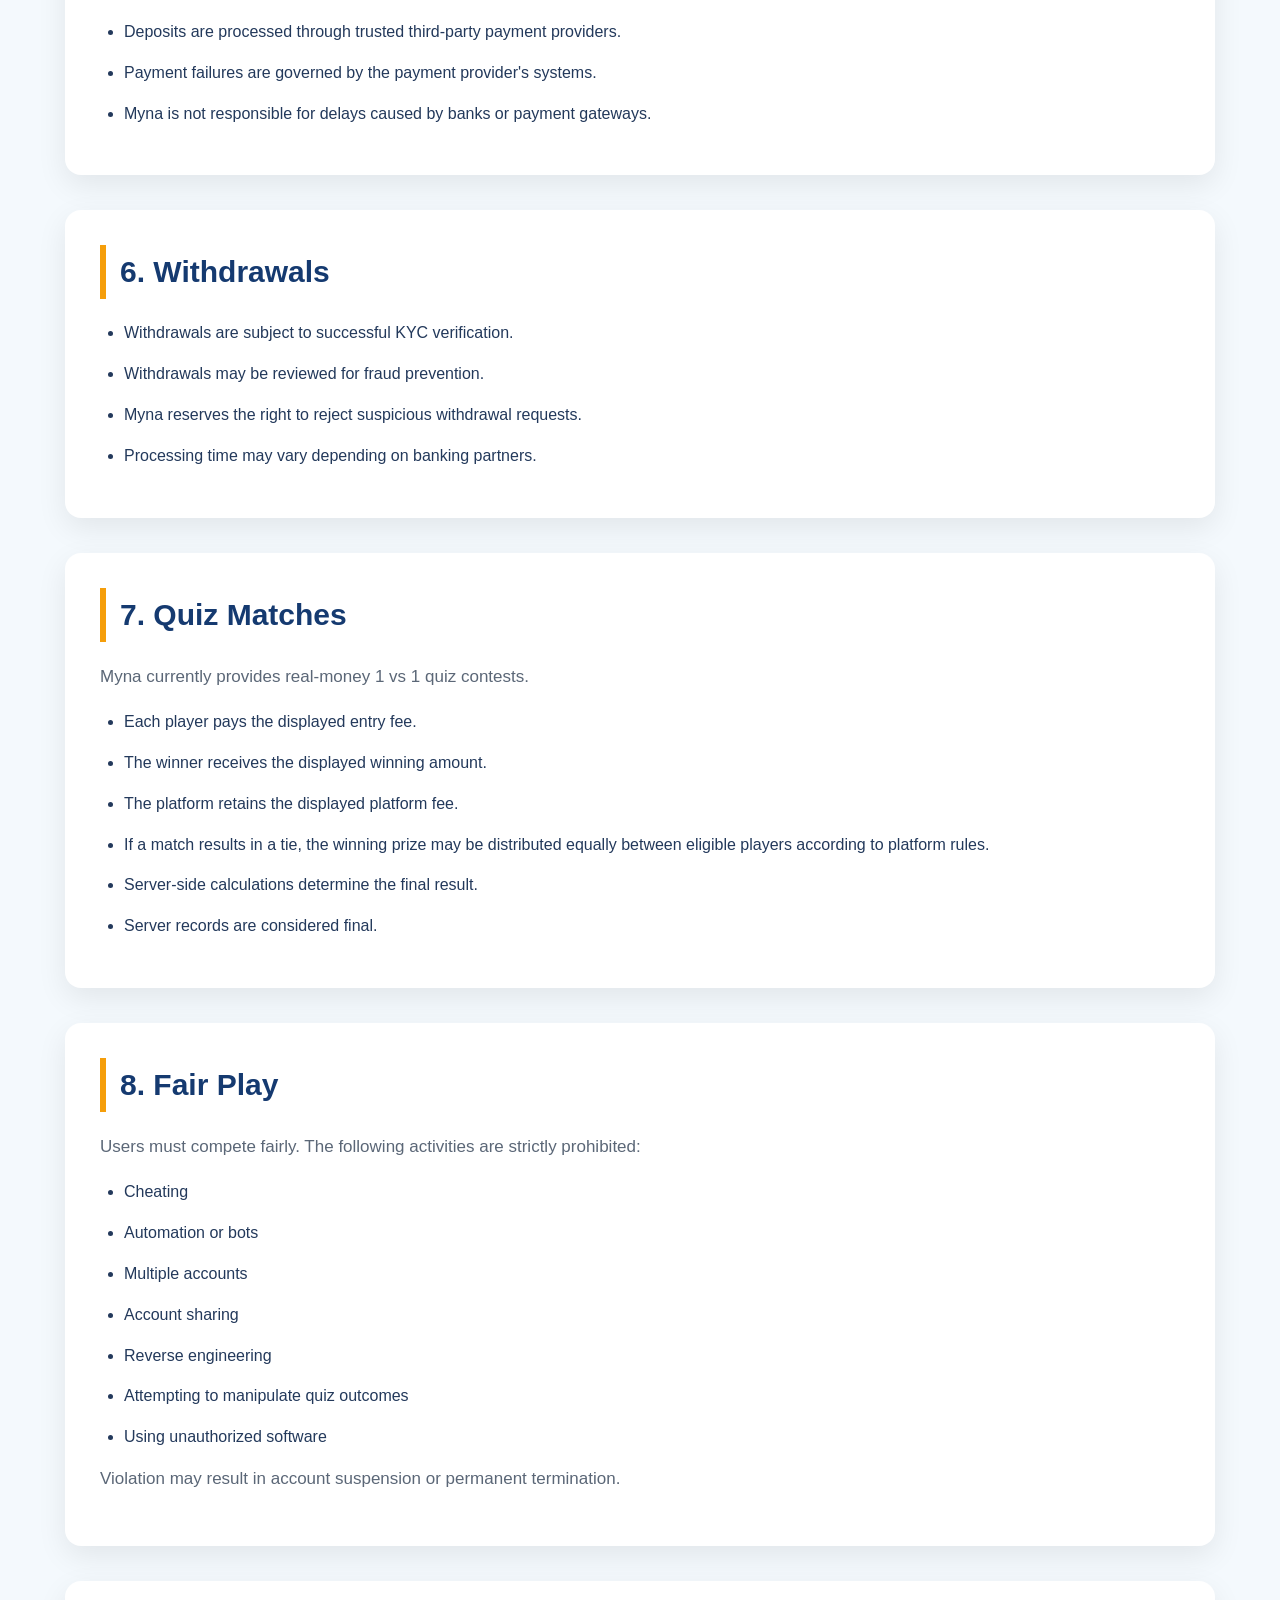
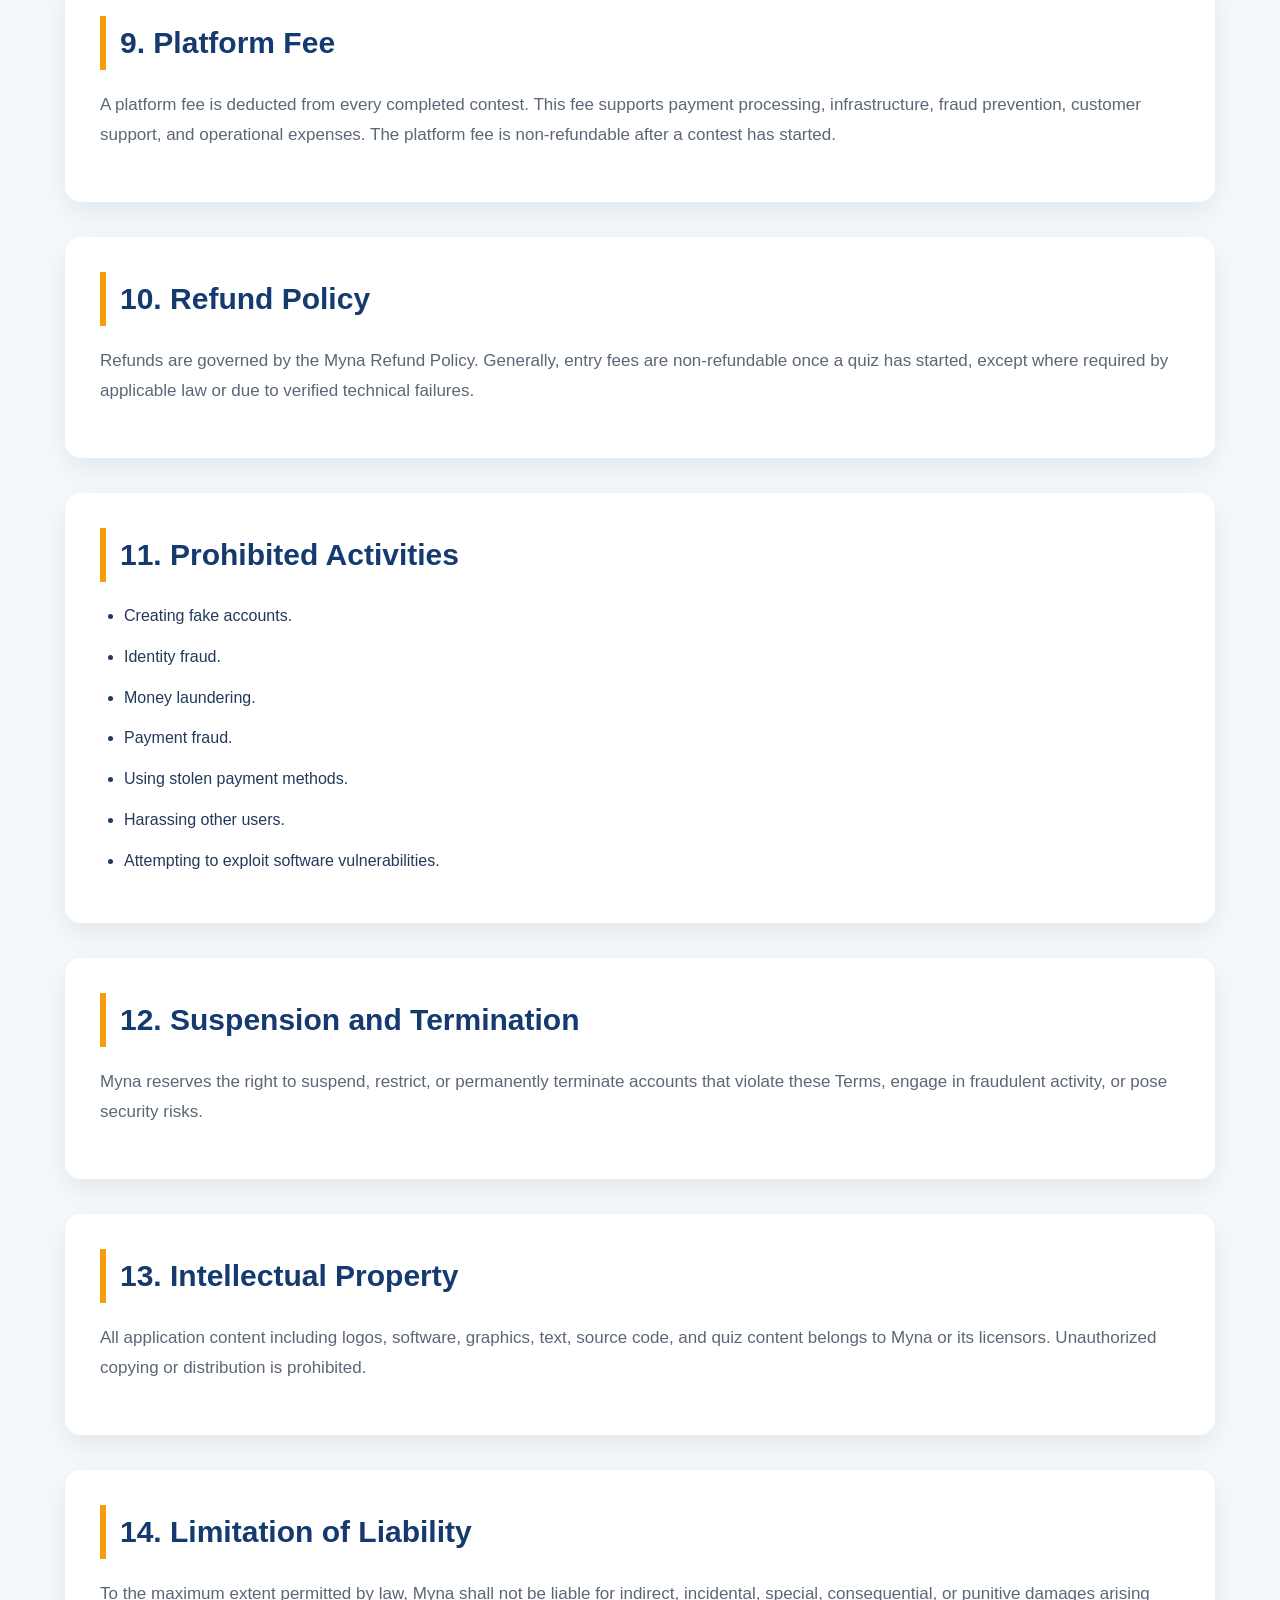
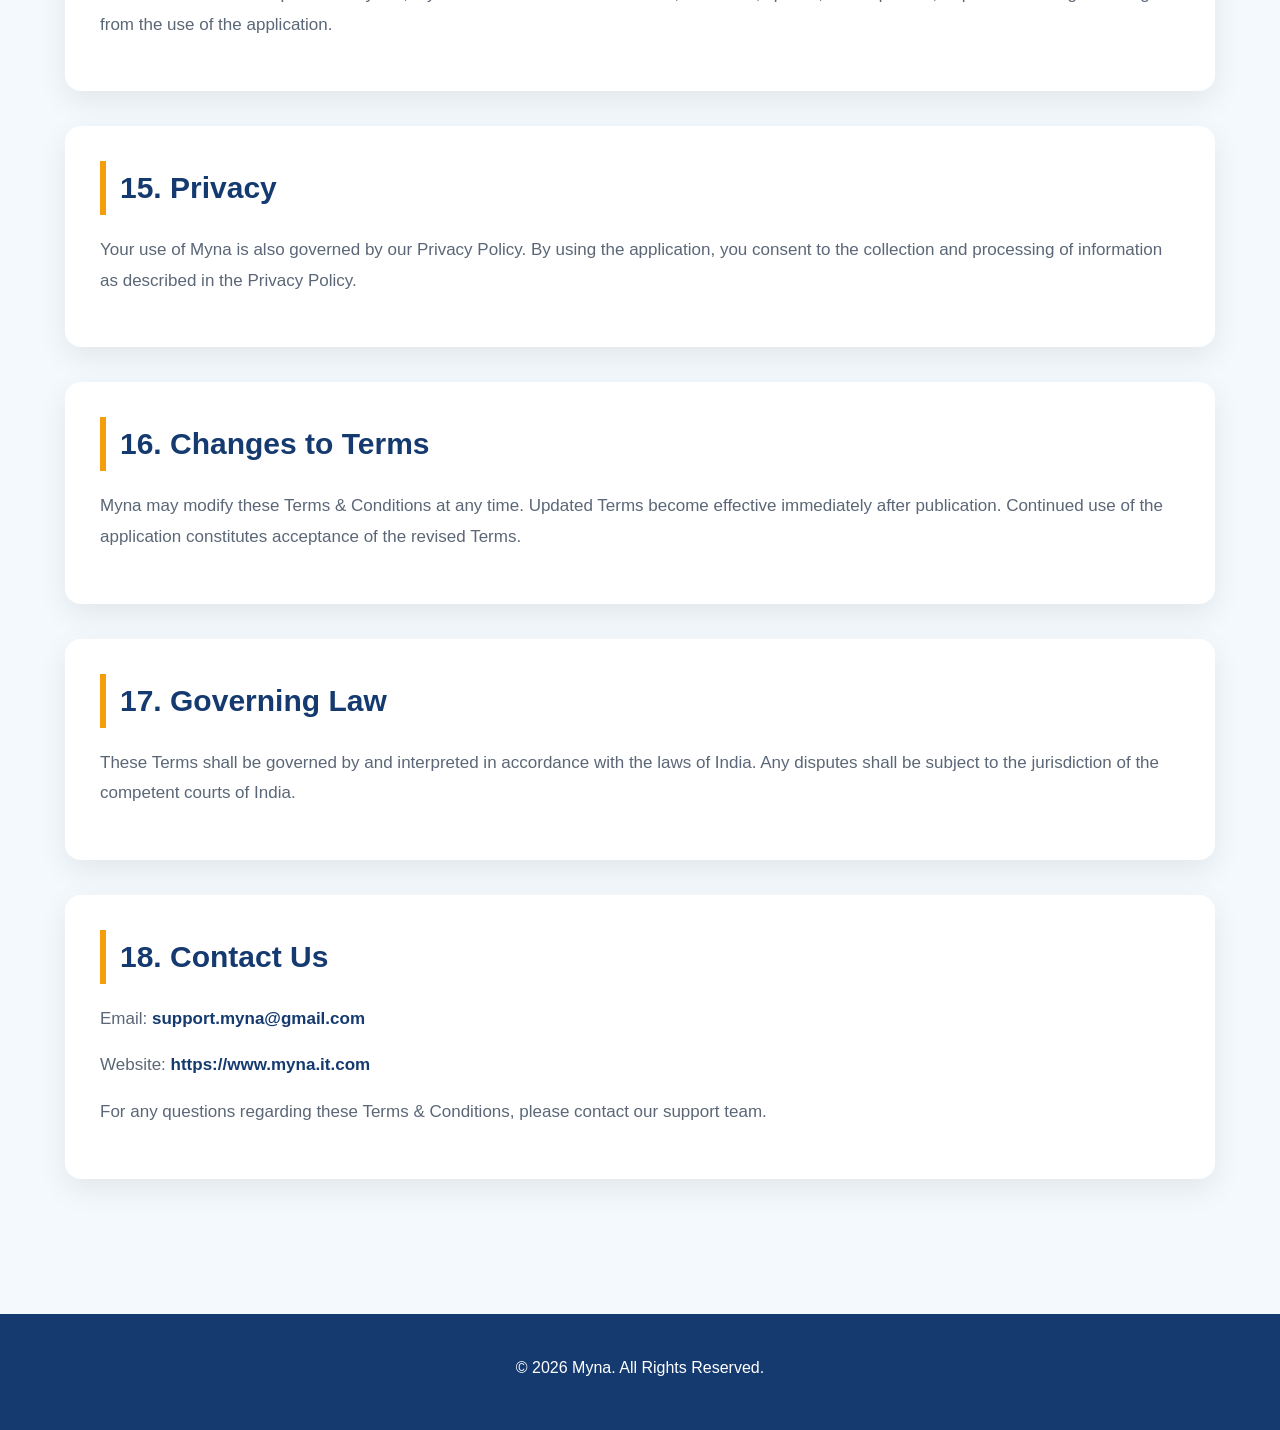
<file: terms-and-conditions.html>
<!DOCTYPE html>
<html lang="en">

<head>

    <meta charset="UTF-8">

    <meta name="viewport" content="width=device-width, initial-scale=1.0">

    <title>Terms & Conditions | Myna</title>

    <link rel="stylesheet" href="style.css">
<meta charset="UTF-8">

<meta name="viewport" content="width=device-width, initial-scale=1">

<title>Myna | Play Skill-Based 1 vs 1 Quiz & Win Real Cash</title>

<meta name="description"
content="Myna is a secure skill-based 1 vs 1 real money quiz platform where players compete in live quiz battles, test their knowledge, and win real cash rewards. Play fair, challenge opponents, and enjoy fast withdrawals.">

<meta name="keywords"
content="Myna, Myna Quiz, skill game, skill based game, skill based quiz, quiz app, quiz game, online quiz, 1 vs 1 quiz, one vs one quiz, real money game, real money quiz, real cash game, win real cash, cash quiz, quiz battle, knowledge game, trivia game, live quiz, competitive quiz, multiplayer quiz, online trivia, quiz competition, skill gaming, mobile quiz app, educational game, brain game, IQ quiz, fast quiz, challenge friends, India quiz app, secure wallet, instant matchmaking, wallet withdrawal, cash rewards, quiz contest, fair play, secure gaming">

<meta name="author" content="Myna">

<meta name="robots" content="index, follow, max-image-preview:large">

<meta name="theme-color" content="#153A70">

<meta name="application-name" content="Myna">

<meta name="apple-mobile-web-app-capable" content="yes">

<meta name="apple-mobile-web-app-status-bar-style" content="default">

<meta name="apple-mobile-web-app-title" content="Myna">

<meta name="format-detection" content="telephone=no">

<link rel="canonical" href="https://www.myna.it.com/">

<meta property="og:type" content="website">

<meta property="og:title" content="Myna | Play Skill-Based 1 vs 1 Quiz & Win Real Cash">

<meta property="og:description"
content="Challenge real players in skill-based quiz battles and win real cash rewards securely with Myna.">

<meta property="og:url"
content="https://www.myna.it.com/">

<meta property="og:site_name"
content="Myna">

<meta property="og:image"
content="https://www.myna.it.com/og-image.png">

<meta property="og:image:width"
content="1200">

<meta property="og:image:height"
content="630">

<meta property="og:locale"
content="en_IN">

<meta name="twitter:card"
content="summary_large_image">

<meta name="twitter:title"
content="Myna | Play Skill-Based Quiz Battles">

<meta name="twitter:description"
content="Compete in secure skill-based 1 vs 1 quiz contests and win real cash rewards.">

<meta name="twitter:image"
content="https://www.myna.it.com/og-image.png">
<script type="application/ld+json">
{
  "@context":"https://schema.org",
  "@graph":[

    {
      "@type":"Organization",
      "@id":"https://www.myna.it.com/#organization",
      "name":"Myna",
      "url":"https://www.myna.it.com/",
      "logo":"https://www.myna.it.com/Myna.png",
      "email":"support.myna@gmail.com",
      "sameAs":[]
    },

    {
      "@type":"WebSite",
      "@id":"https://www.myna.it.com/#website",
      "url":"https://www.myna.it.com/",
      "name":"Myna",
      "publisher":{
        "@id":"https://www.myna.it.com/#organization"
      },
      "potentialAction":{
        "@type":"SearchAction",
        "target":"https://www.myna.it.com/?q={search_term_string}",
        "query-input":"required name=search_term_string"
      }
    },

    {
      "@type":"WebPage",
      "@id":"https://www.myna.it.com/#webpage",
      "url":"https://www.myna.it.com/",
      "name":"Myna | Play 1 vs 1 Quiz & Win Real Cash",
      "isPartOf":{
        "@id":"https://www.myna.it.com/#website"
      },
      "description":"Myna is a skill-based 1 vs 1 quiz platform where players compete against real opponents and win real cash rewards.",
      "inLanguage":"en-IN"
    },

    {
      "@type":"SoftwareApplication",
      "name":"Myna",
      "applicationCategory":"GameApplication",
      "operatingSystem":"Android",
      "offers":{
        "@type":"Offer",
        "price":"0",
        "priceCurrency":"INR"
      },
      "description":"Myna is a skill-based 1 vs 1 quiz application where players compete against real players and win real cash rewards.",
      "url":"https://www.myna.it.com/",
      "image":"https://www.myna.it.com/Myna.png",
      "publisher":{
        "@type":"Organization",
        "name":"Myna"
      }
    }

  ]
}
</script>
</head>

<body>

<header>

<div class="container">

<nav class="navbar">

<div class="logo">

<img
src="Myna.png"
alt="Myna Logo"
class="logo-img">

<span>Myna</span>

</div>

<ul class="nav-links">

<li><a href="index.html">Home</a></li>

<li><a href="#features">Features</a></li>

<li><a href="faq.html">FAQ</a></li>

<li><a href="privacy-policy.html">Privacy</a></li>

<li><a href="terms-and-conditions.html">Terms</a></li>

<li><a href="contact-us.html">Contact</a></li>

</ul>

</nav>

</div>

</header>

<main class="container">

<section>

<h2>1. Acceptance of Terms</h2>

<p>

Welcome to <strong>Myna</strong>.

These Terms & Conditions govern your access to and use of the Myna mobile application and related services.

By creating an account or using the application, you agree to comply with these Terms.

If you do not agree with these Terms, please do not use the application.

</p>

</section>

<section>

<h2>2. Eligibility</h2>

<ul>

<li>You must satisfy the minimum legal age requirements applicable in your jurisdiction.</li>

<li>You must provide accurate registration information.</li>

<li>Only one account per user is permitted.</li>

<li>You must comply with all applicable laws while using the application.</li>

</ul>

</section>

<section>

<h2>3. Account Registration</h2>

<p>

To access certain services you must register an account using your mobile number.

You are responsible for maintaining the confidentiality of your account and for all activities occurring under your account.

</p>

</section>

<section>

<h2>4. Wallet</h2>

<p>

Myna provides an in-app wallet for deposits, participation in quiz contests, and withdrawals.

</p>

<ul>

<li>Deposits are credited after successful payment confirmation.</li>

<li>Withdrawals are processed after successful verification.</li>

<li>Wallet balance cannot be transferred to another user.</li>

<li>Myna may temporarily suspend wallet operations for maintenance or security reasons.</li>

</ul>

</section>

<section>

<h2>5. Deposits</h2>

<ul>

<li>Deposits are processed through trusted third-party payment providers.</li>

<li>Payment failures are governed by the payment provider's systems.</li>

<li>Myna is not responsible for delays caused by banks or payment gateways.</li>

</ul>

</section>

<section>

<h2>6. Withdrawals</h2>

<ul>

<li>Withdrawals are subject to successful KYC verification.</li>

<li>Withdrawals may be reviewed for fraud prevention.</li>

<li>Myna reserves the right to reject suspicious withdrawal requests.</li>

<li>Processing time may vary depending on banking partners.</li>

</ul>

</section>

<section>

<h2>7. Quiz Matches</h2>

<p>

Myna currently provides real-money 1 vs 1 quiz contests.

</p>

<ul>

<li>Each player pays the displayed entry fee.</li>

<li>The winner receives the displayed winning amount.</li>

<li>The platform retains the displayed platform fee.</li>

<li>If a match results in a tie, the winning prize may be distributed equally between eligible players according to platform rules.</li>

<li>Server-side calculations determine the final result.</li>

<li>Server records are considered final.</li>

</ul>

</section>

<section>

<h2>8. Fair Play</h2>

<p>

Users must compete fairly.

The following activities are strictly prohibited:

</p>

<ul>

<li>Cheating</li>

<li>Automation or bots</li>

<li>Multiple accounts</li>

<li>Account sharing</li>

<li>Reverse engineering</li>

<li>Attempting to manipulate quiz outcomes</li>

<li>Using unauthorized software</li>

</ul>

<p>

Violation may result in account suspension or permanent termination.

</p>

</section>

<section>

<h2>9. Platform Fee</h2>

<p>

A platform fee is deducted from every completed contest.

This fee supports payment processing, infrastructure, fraud prevention, customer support, and operational expenses.

The platform fee is non-refundable after a contest has started.

</p>

</section>

<section>

<h2>10. Refund Policy</h2>

<p>

Refunds are governed by the Myna Refund Policy.

Generally, entry fees are non-refundable once a quiz has started, except where required by applicable law or due to verified technical failures.

</p>

</section>

<section>

<h2>11. Prohibited Activities</h2>

<ul>

<li>Creating fake accounts.</li>

<li>Identity fraud.</li>

<li>Money laundering.</li>

<li>Payment fraud.</li>

<li>Using stolen payment methods.</li>

<li>Harassing other users.</li>

<li>Attempting to exploit software vulnerabilities.</li>

</ul>

</section>

<section>

<h2>12. Suspension and Termination</h2>

<p>

Myna reserves the right to suspend, restrict, or permanently terminate accounts that violate these Terms, engage in fraudulent activity, or pose security risks.

</p>

</section>

<section>

<h2>13. Intellectual Property</h2>

<p>

All application content including logos, software, graphics, text, source code, and quiz content belongs to Myna or its licensors.

Unauthorized copying or distribution is prohibited.

</p>

</section>

<section>

<h2>14. Limitation of Liability</h2>

<p>

To the maximum extent permitted by law, Myna shall not be liable for indirect, incidental, special, consequential, or punitive damages arising from the use of the application.

</p>

</section>

<section>

<h2>15. Privacy</h2>

<p>

Your use of Myna is also governed by our Privacy Policy.

By using the application, you consent to the collection and processing of information as described in the Privacy Policy.

</p>

</section>

<section>

<h2>16. Changes to Terms</h2>

<p>

Myna may modify these Terms & Conditions at any time.

Updated Terms become effective immediately after publication.

Continued use of the application constitutes acceptance of the revised Terms.

</p>

</section>

<section>

<h2>17. Governing Law</h2>

<p>

These Terms shall be governed by and interpreted in accordance with the laws of India.

Any disputes shall be subject to the jurisdiction of the competent courts of India.

</p>

</section>

<section>

<h2>18. Contact Us</h2>

<p>

Email:
<strong>support.myna@gmail.com</strong>

</p>

<p>

Website:
<strong>https://www.myna.it.com</strong>

</p>

<p>

For any questions regarding these Terms & Conditions, please contact our support team.

</p>

</section>

</main>

<footer>

<div class="container">

<p>

© 2026 Myna. All Rights Reserved.

</p>

</div>

</footer>

</body>

</html>
</file>
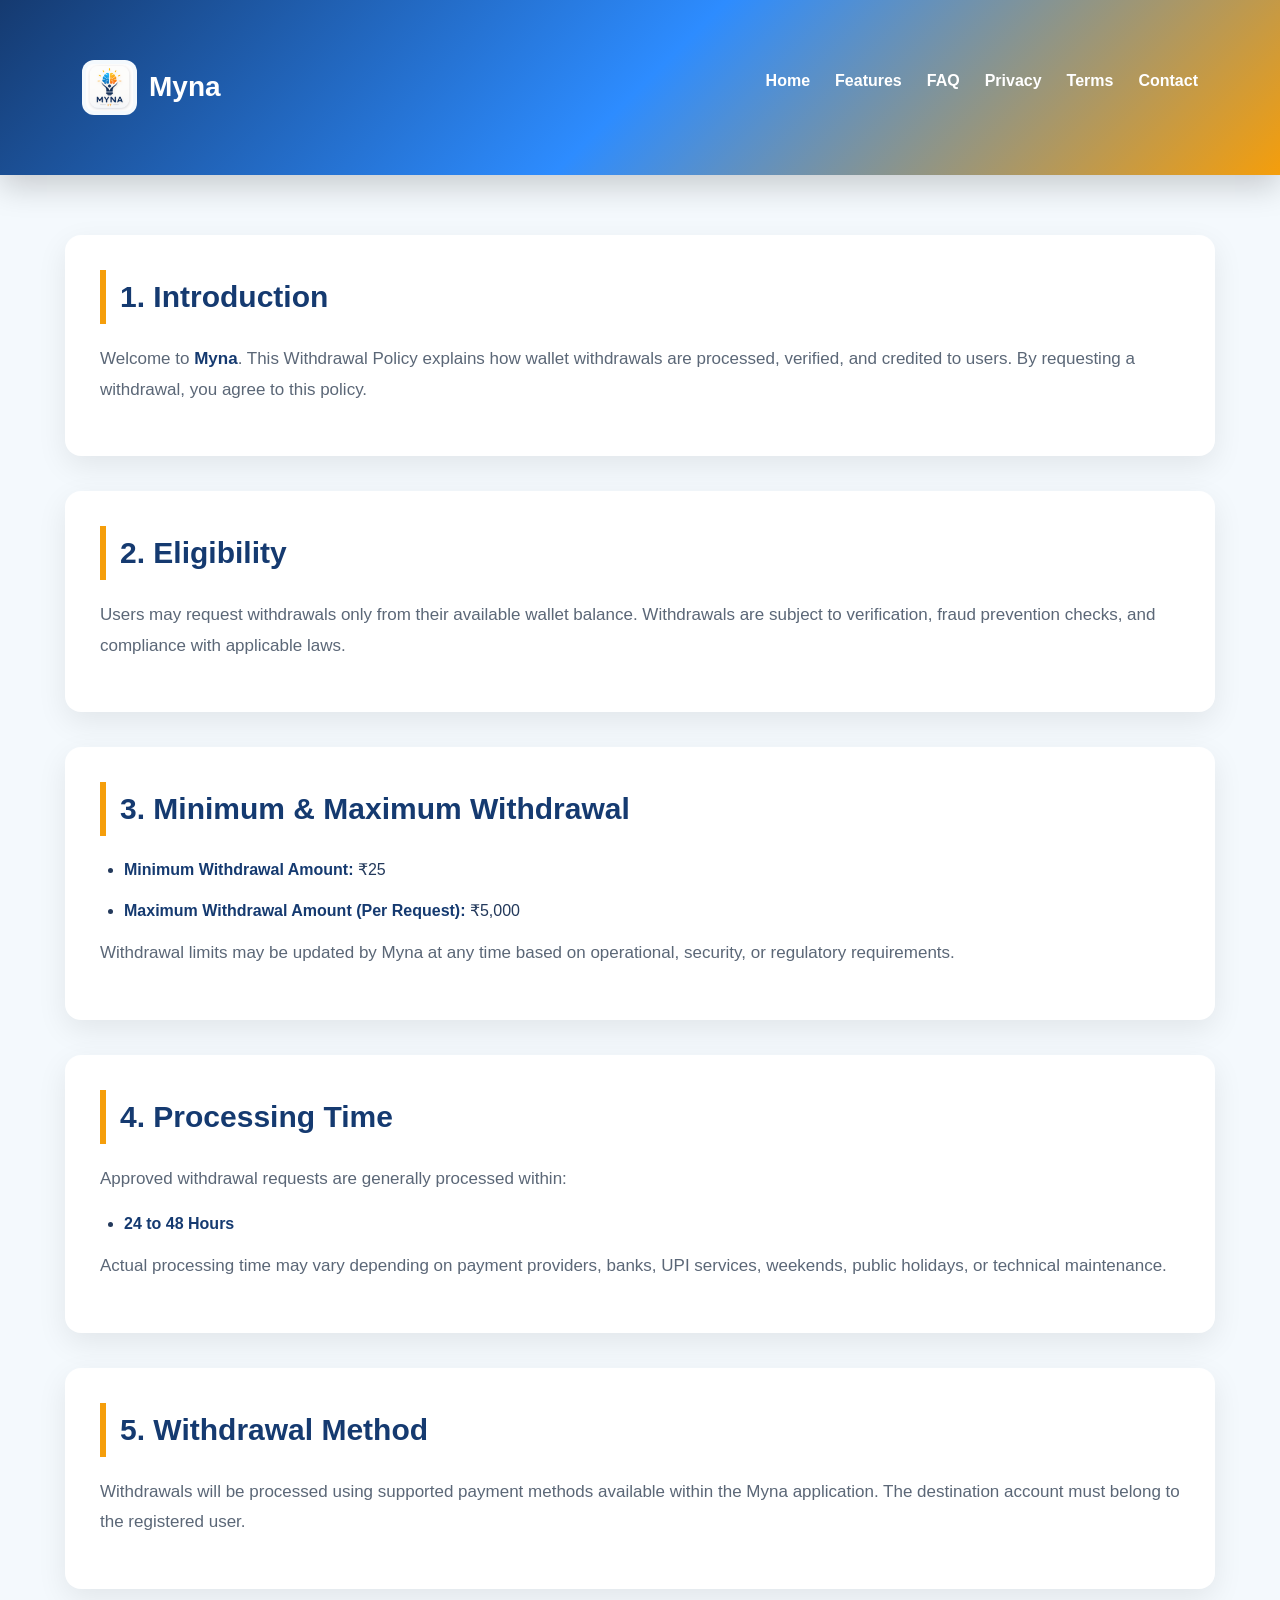
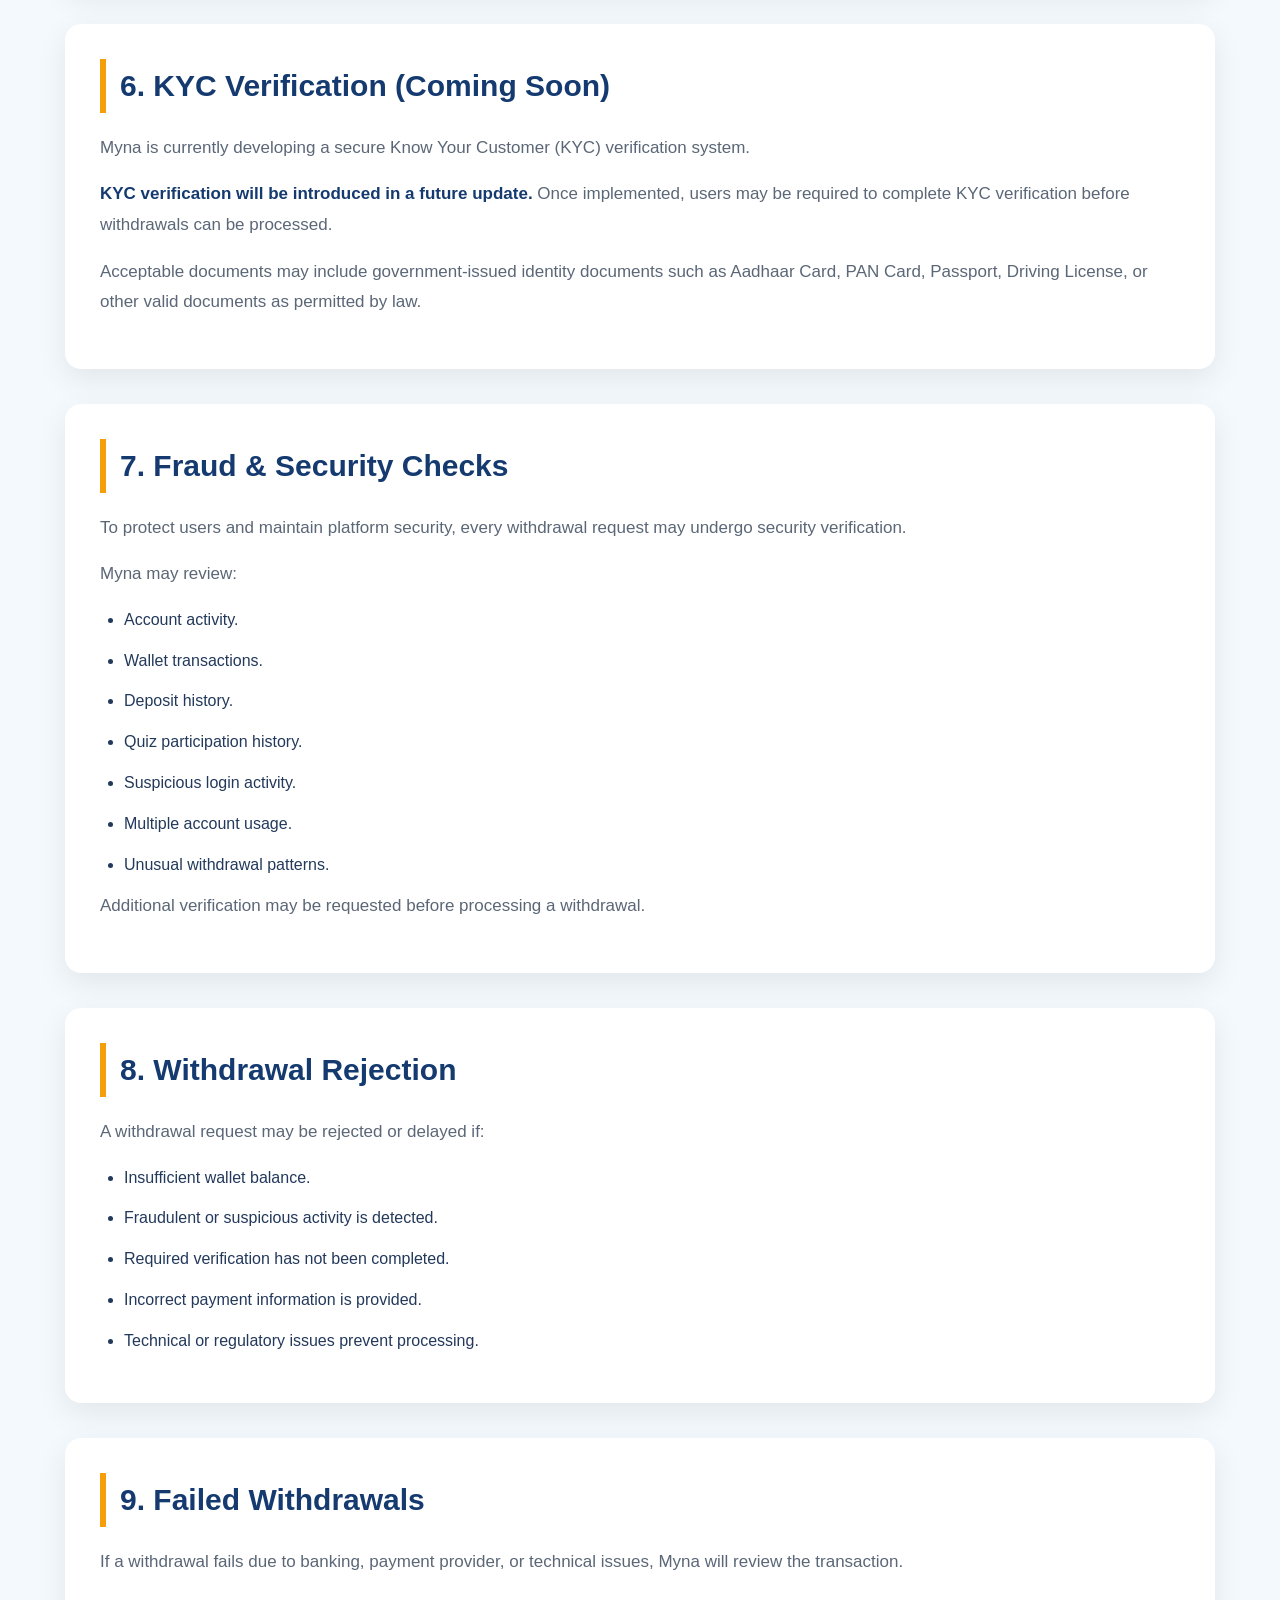
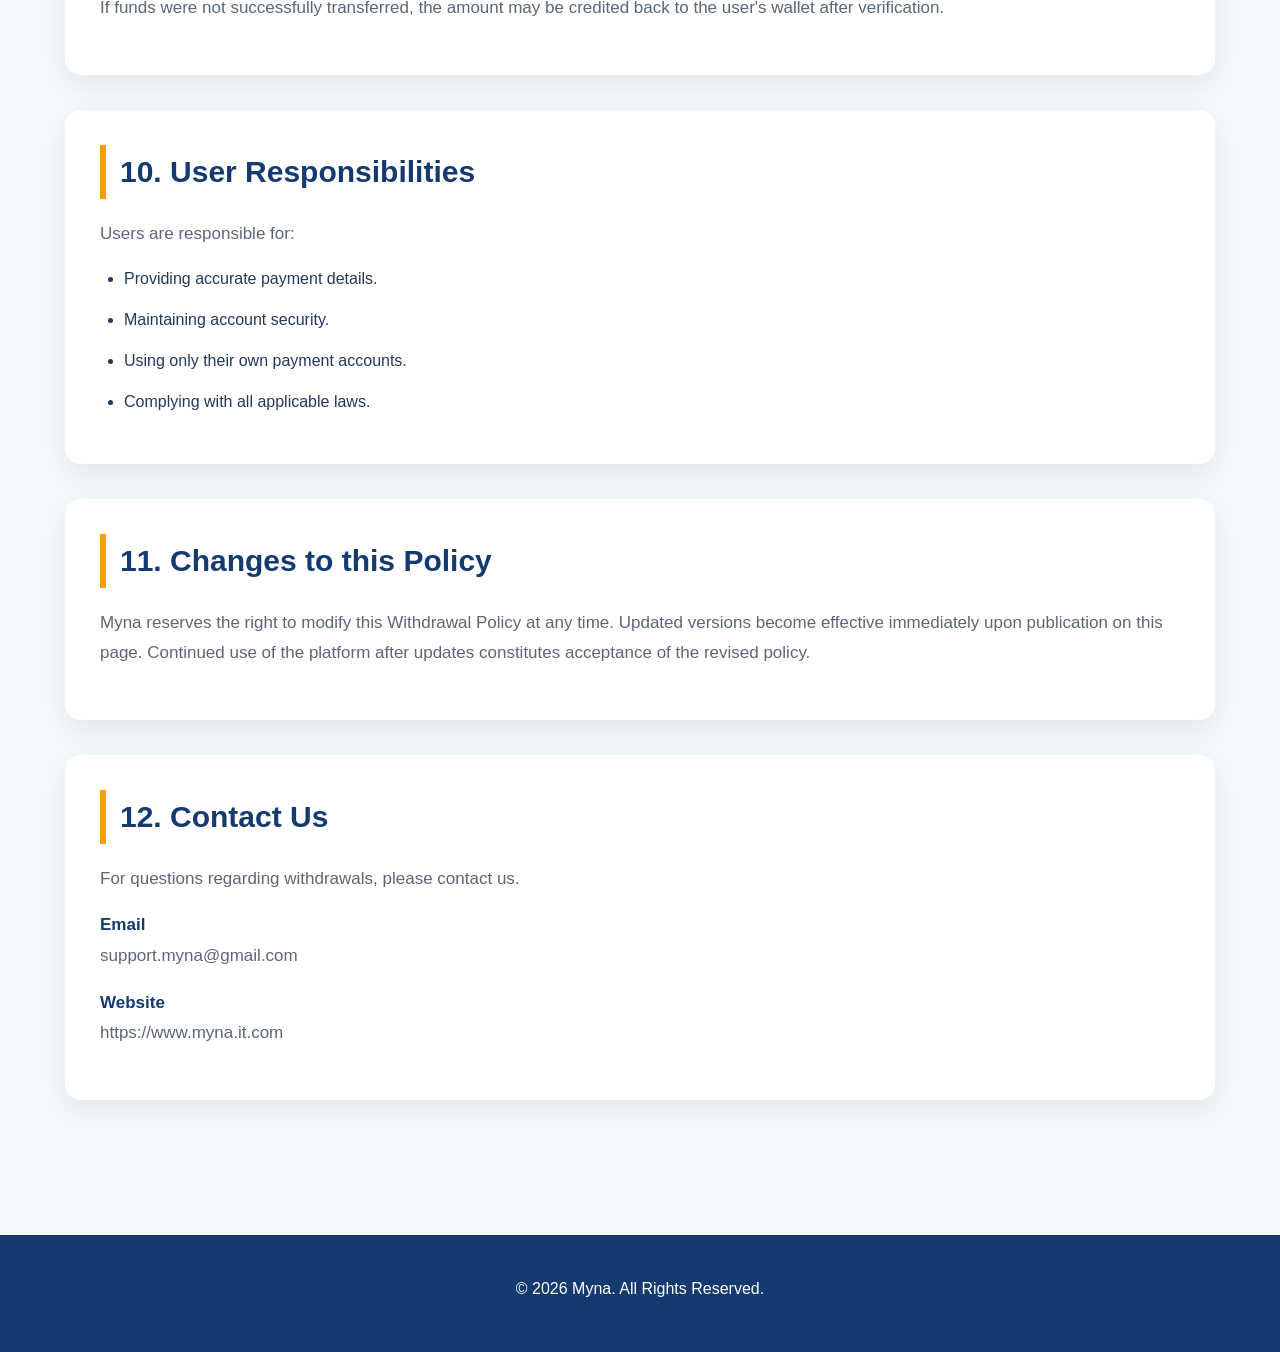
<file: withdrawal-policy.html>
<!DOCTYPE html>
<html lang="en">

<head>

    <meta charset="UTF-8">

    <meta name="viewport"
        content="width=device-width, initial-scale=1.0">

    <title>Withdrawal Policy | Myna</title>

    <link rel="stylesheet" href="style.css">
<meta charset="UTF-8">

<meta name="viewport" content="width=device-width, initial-scale=1">

<title>Myna | Play Skill-Based 1 vs 1 Quiz & Win Real Cash</title>

<meta name="description"
content="Myna is a secure skill-based 1 vs 1 real money quiz platform where players compete in live quiz battles, test their knowledge, and win real cash rewards. Play fair, challenge opponents, and enjoy fast withdrawals.">

<meta name="keywords"
content="Myna, Myna Quiz, skill game, skill based game, skill based quiz, quiz app, quiz game, online quiz, 1 vs 1 quiz, one vs one quiz, real money game, real money quiz, real cash game, win real cash, cash quiz, quiz battle, knowledge game, trivia game, live quiz, competitive quiz, multiplayer quiz, online trivia, quiz competition, skill gaming, mobile quiz app, educational game, brain game, IQ quiz, fast quiz, challenge friends, India quiz app, secure wallet, instant matchmaking, wallet withdrawal, cash rewards, quiz contest, fair play, secure gaming">

<meta name="author" content="Myna">

<meta name="robots" content="index, follow, max-image-preview:large">

<meta name="theme-color" content="#153A70">

<meta name="application-name" content="Myna">

<meta name="apple-mobile-web-app-capable" content="yes">

<meta name="apple-mobile-web-app-status-bar-style" content="default">

<meta name="apple-mobile-web-app-title" content="Myna">

<meta name="format-detection" content="telephone=no">

<link rel="canonical" href="https://www.myna.it.com/">

<meta property="og:type" content="website">

<meta property="og:title" content="Myna | Play Skill-Based 1 vs 1 Quiz & Win Real Cash">

<meta property="og:description"
content="Challenge real players in skill-based quiz battles and win real cash rewards securely with Myna.">

<meta property="og:url"
content="https://www.myna.it.com/">

<meta property="og:site_name"
content="Myna">

<meta property="og:image"
content="https://www.myna.it.com/og-image.png">

<meta property="og:image:width"
content="1200">

<meta property="og:image:height"
content="630">

<meta property="og:locale"
content="en_IN">

<meta name="twitter:card"
content="summary_large_image">

<meta name="twitter:title"
content="Myna | Play Skill-Based Quiz Battles">

<meta name="twitter:description"
content="Compete in secure skill-based 1 vs 1 quiz contests and win real cash rewards.">

<meta name="twitter:image"
content="https://www.myna.it.com/og-image.png">
<script type="application/ld+json">
{
  "@context":"https://schema.org",
  "@graph":[

    {
      "@type":"Organization",
      "@id":"https://www.myna.it.com/#organization",
      "name":"Myna",
      "url":"https://www.myna.it.com/",
      "logo":"https://www.myna.it.com/Myna.png",
      "email":"support.myna@gmail.com",
      "sameAs":[]
    },

    {
      "@type":"WebSite",
      "@id":"https://www.myna.it.com/#website",
      "url":"https://www.myna.it.com/",
      "name":"Myna",
      "publisher":{
        "@id":"https://www.myna.it.com/#organization"
      },
      "potentialAction":{
        "@type":"SearchAction",
        "target":"https://www.myna.it.com/?q={search_term_string}",
        "query-input":"required name=search_term_string"
      }
    },

    {
      "@type":"WebPage",
      "@id":"https://www.myna.it.com/#webpage",
      "url":"https://www.myna.it.com/",
      "name":"Myna | Play 1 vs 1 Quiz & Win Real Cash",
      "isPartOf":{
        "@id":"https://www.myna.it.com/#website"
      },
      "description":"Myna is a skill-based 1 vs 1 quiz platform where players compete against real opponents and win real cash rewards.",
      "inLanguage":"en-IN"
    },

    {
      "@type":"SoftwareApplication",
      "name":"Myna",
      "applicationCategory":"GameApplication",
      "operatingSystem":"Android",
      "offers":{
        "@type":"Offer",
        "price":"0",
        "priceCurrency":"INR"
      },
      "description":"Myna is a skill-based 1 vs 1 quiz application where players compete against real players and win real cash rewards.",
      "url":"https://www.myna.it.com/",
      "image":"https://www.myna.it.com/Myna.png",
      "publisher":{
        "@type":"Organization",
        "name":"Myna"
      }
    }

  ]
}
</script>
</head>

<body>

<header>

<div class="container">

<nav class="navbar">

<div class="logo">

<img
src="Myna.png"
alt="Myna Logo"
class="logo-img">

<span>Myna</span>

</div>

<ul class="nav-links">

<li><a href="index.html">Home</a></li>

<li><a href="#features">Features</a></li>

<li><a href="faq.html">FAQ</a></li>

<li><a href="privacy-policy.html">Privacy</a></li>

<li><a href="terms-and-conditions.html">Terms</a></li>

<li><a href="contact-us.html">Contact</a></li>

</ul>

</nav>

</div>

</header>

<main class="container">

<section>

<h2>1. Introduction</h2>

<p>

Welcome to <strong>Myna</strong>.

This Withdrawal Policy explains how wallet withdrawals are processed, verified, and credited to users.

By requesting a withdrawal, you agree to this policy.

</p>

</section>

<section>

<h2>2. Eligibility</h2>

<p>

Users may request withdrawals only from their available wallet balance.

Withdrawals are subject to verification, fraud prevention checks, and compliance with applicable laws.

</p>

</section>

<section>

<h2>3. Minimum & Maximum Withdrawal</h2>

<ul>

<li><strong>Minimum Withdrawal Amount:</strong> ₹25</li>

<li><strong>Maximum Withdrawal Amount (Per Request):</strong> ₹5,000</li>

</ul>

<p>

Withdrawal limits may be updated by Myna at any time based on operational, security, or regulatory requirements.

</p>

</section>

<section>

<h2>4. Processing Time</h2>

<p>

Approved withdrawal requests are generally processed within:

</p>

<ul>

<li><strong>24 to 48 Hours</strong></li>

</ul>

<p>

Actual processing time may vary depending on payment providers, banks, UPI services, weekends, public holidays, or technical maintenance.

</p>

</section>

<section>

<h2>5. Withdrawal Method</h2>

<p>

Withdrawals will be processed using supported payment methods available within the Myna application.

The destination account must belong to the registered user.

</p>

</section>

<section>

<h2>6. KYC Verification (Coming Soon)</h2>

<p>

Myna is currently developing a secure Know Your Customer (KYC) verification system.

</p>

<p>

<strong>KYC verification will be introduced in a future update.</strong>

Once implemented, users may be required to complete KYC verification before withdrawals can be processed.

</p>

<p>

Acceptable documents may include government-issued identity documents such as Aadhaar Card, PAN Card, Passport, Driving License, or other valid documents as permitted by law.

</p>

</section>

<section>

<h2>7. Fraud & Security Checks</h2>

<p>

To protect users and maintain platform security, every withdrawal request may undergo security verification.

</p>

<p>

Myna may review:

</p>

<ul>

<li>Account activity.</li>

<li>Wallet transactions.</li>

<li>Deposit history.</li>

<li>Quiz participation history.</li>

<li>Suspicious login activity.</li>

<li>Multiple account usage.</li>

<li>Unusual withdrawal patterns.</li>

</ul>

<p>

Additional verification may be requested before processing a withdrawal.

</p>

</section>

<section>

<h2>8. Withdrawal Rejection</h2>

<p>

A withdrawal request may be rejected or delayed if:

</p>

<ul>

<li>Insufficient wallet balance.</li>

<li>Fraudulent or suspicious activity is detected.</li>

<li>Required verification has not been completed.</li>

<li>Incorrect payment information is provided.</li>

<li>Technical or regulatory issues prevent processing.</li>

</ul>

</section>

<section>

<h2>9. Failed Withdrawals</h2>

<p>

If a withdrawal fails due to banking, payment provider, or technical issues, Myna will review the transaction.

</p>

<p>

If funds were not successfully transferred, the amount may be credited back to the user's wallet after verification.

</p>

</section>

<section>

<h2>10. User Responsibilities</h2>

<p>

Users are responsible for:

</p>

<ul>

<li>Providing accurate payment details.</li>

<li>Maintaining account security.</li>

<li>Using only their own payment accounts.</li>

<li>Complying with all applicable laws.</li>

</ul>

</section>

<section>

<h2>11. Changes to this Policy</h2>

<p>

Myna reserves the right to modify this Withdrawal Policy at any time.

Updated versions become effective immediately upon publication on this page.

Continued use of the platform after updates constitutes acceptance of the revised policy.

</p>

</section>

<section>

<h2>12. Contact Us</h2>

<p>

For questions regarding withdrawals, please contact us.

</p>

<p>

<strong>Email</strong><br>

support.myna@gmail.com

</p>

<p>

<strong>Website</strong><br>

https://www.myna.it.com

</p>

</section>

</main>

<footer>

<div class="container">

<p>

© 2026 Myna. All Rights Reserved.

</p>

</div>

</footer>

</body>

</html>
</file>
<file: style.css>
/* ==========================================
   MYNA WEBSITE
   style.css
========================================== */

:root{

    --primary:#153A70;
    --secondary:#2D8CFF;
    --accent:#F59E0B;

    --background:#F4F9FD;
    --surface:#FFFFFF;

    --text:#23395B;
    --text-light:#5B6777;

    --footer:#153A70;

}

*{
    margin:0;
    padding:0;
    box-sizing:border-box;
}

html{
    scroll-behavior:smooth;
}

body{

    font-family:
    "Segoe UI",
    Tahoma,
    Geneva,
    Verdana,
    sans-serif;

    background:var(--background);

    color:var(--text);

    line-height:1.8;

}

.container{

    width:90%;

    max-width:1150px;

    margin:auto;

}

/* ================= HEADER ================= */

header{

    background:
    linear-gradient(
        135deg,
        var(--primary),
        var(--secondary),
        var(--accent)
    );

    color:white;

    padding:60px 20px;

    box-shadow:
    0 12px 30px rgba(0,0,0,.18);

}

.navbar{

    display:flex;

    justify-content:space-between;

    align-items:center;

    flex-wrap:wrap;

}

.logo{

    display:flex;

    align-items:center;

    gap:12px;

    font-size:28px;

    font-weight:700;

}

.logo-img{

    width:55px;

    height:55px;

    border-radius:12px;

    background:#F4F9FD;

    padding:4px;

    object-fit:contain;

}

.nav-links{

    display:flex;

    gap:25px;

    list-style:none;

    margin:0;

}

.nav-links a{

    color:white;

    font-weight:600;

    transition:.25s;

}

.nav-links a:hover{

    color:#FFE082;

    text-decoration:none;

}

header h1{

    margin-top:40px;

    font-size:48px;

    text-align:center;

}

header p{

    text-align:center;

    margin-top:15px;

    font-size:18px;

    opacity:.95;

}

/* ================= HERO ================= */

.hero{

    padding:80px 0;

}

.hero-content{

    display:flex;

    justify-content:space-between;

    align-items:center;

    gap:60px;

    flex-wrap:wrap;

}

.hero-text{

    flex:1;

}

.hero-text h1{

    font-size:48px;

    color:var(--primary);

    margin-bottom:20px;

}

.hero-text p{

    font-size:19px;

    color:var(--text-light);

    margin-bottom:30px;

}

.hero-image{

    flex:1;

    text-align:center;

}

.hero-image img{

    max-width:420px;

    width:100%;

}

/* ================= BUTTONS ================= */

.btn{

    display:inline-block;

    padding:14px 30px;

    background:var(--primary);

    color:white;

    border-radius:8px;

    font-weight:600;

    text-decoration:none;

    transition:.3s;

}

.btn:hover{

    background:var(--secondary);

    transform:translateY(-2px);

}

.btn-outline{

    display:inline-block;

    margin-left:12px;

    padding:14px 30px;

    border:2px solid var(--secondary);

    color:var(--secondary);

    border-radius:8px;

    text-decoration:none;

    transition:.3s;

}

.btn-outline:hover{

    background:var(--secondary);

    color:white;

}

/* ================= MAIN ================= */

main{

    padding:60px 0;

}

section{

    background:var(--surface);

    margin-bottom:35px;

    border-radius:16px;

    padding:35px;

    box-shadow:

    0 10px 30px rgba(0,0,0,.08);

    transition:.3s;

}

section:hover{

    transform:translateY(-4px);

}

section h2{

    color:var(--primary);

    margin-bottom:20px;

    padding-left:14px;

    border-left:6px solid var(--accent);

    font-size:30px;

}

section h3{

    color:var(--primary);

    margin-bottom:12px;

}

section p{

    color:var(--text-light);

    font-size:17px;

    margin-bottom:16px;

}

/* ================= CARDS ================= */

.feature-grid{

    display:grid;

    grid-template-columns:

    repeat(auto-fit,minmax(260px,1fr));

    gap:25px;

    margin-top:30px;

}

.feature-card{

    background:white;

    padding:25px;

    border-radius:14px;

    border-top:5px solid var(--accent);

    box-shadow:

    0 6px 18px rgba(0,0,0,.08);

    transition:.3s;

}

.feature-card:hover{

    transform:translateY(-6px);

}

.feature-card h3{

    margin-bottom:12px;

}

.feature-card p{

    margin-bottom:0;

}

/* ================= LIST ================= */

ul{

    margin-left:24px;

    margin-top:15px;

}

li{

    margin-bottom:12px;

}

strong{

    color:var(--primary);

}

/* ================= LINKS ================= */

a{

    color:var(--secondary);

    text-decoration:none;

}

a:hover{

    color:var(--primary);

    text-decoration:underline;

}

/* ================= FOOTER ================= */

footer{

    background:var(--footer);

    color:white;

    text-align:center;

    padding:40px 20px;

    margin-top:40px;

}

footer p{

    margin-bottom:8px;

}

/* ================= SCROLLBAR ================= */

::-webkit-scrollbar{

    width:10px;

}

::-webkit-scrollbar-track{

    background:#E8EEF5;

}

::-webkit-scrollbar-thumb{

    background:var(--secondary);

    border-radius:20px;

}

::-webkit-scrollbar-thumb:hover{

    background:var(--primary);

}

/* ================= SELECTION ================= */

::selection{

    background:var(--accent);

    color:white;

}

/* ================= MOBILE ================= */

@media(max-width:900px){

.navbar{

    flex-direction:column;

    gap:20px;

}

.nav-links{

    flex-wrap:wrap;

    justify-content:center;

}

.hero-content{

    flex-direction:column-reverse;

    text-align:center;

}

.hero-text h1{

    font-size:36px;

}

header h1{

    font-size:34px;

}

.hero-image img{

    max-width:300px;

}

.btn{

    display:block;

    margin-bottom:15px;

}

.btn-outline{

    display:block;

    margin-left:0;

}

section{

    padding:25px;

}

section h2{

    font-size:24px;

}

}

/* ================= LARGE SCREEN ================= */

@media(min-width:1400px){

.container{

    max-width:1300px;

}

.hero-text h1{

    font-size:58px;

}

header h1{

    font-size:56px;

}

section h2{

    font-size:34px;

}

}
</file>
